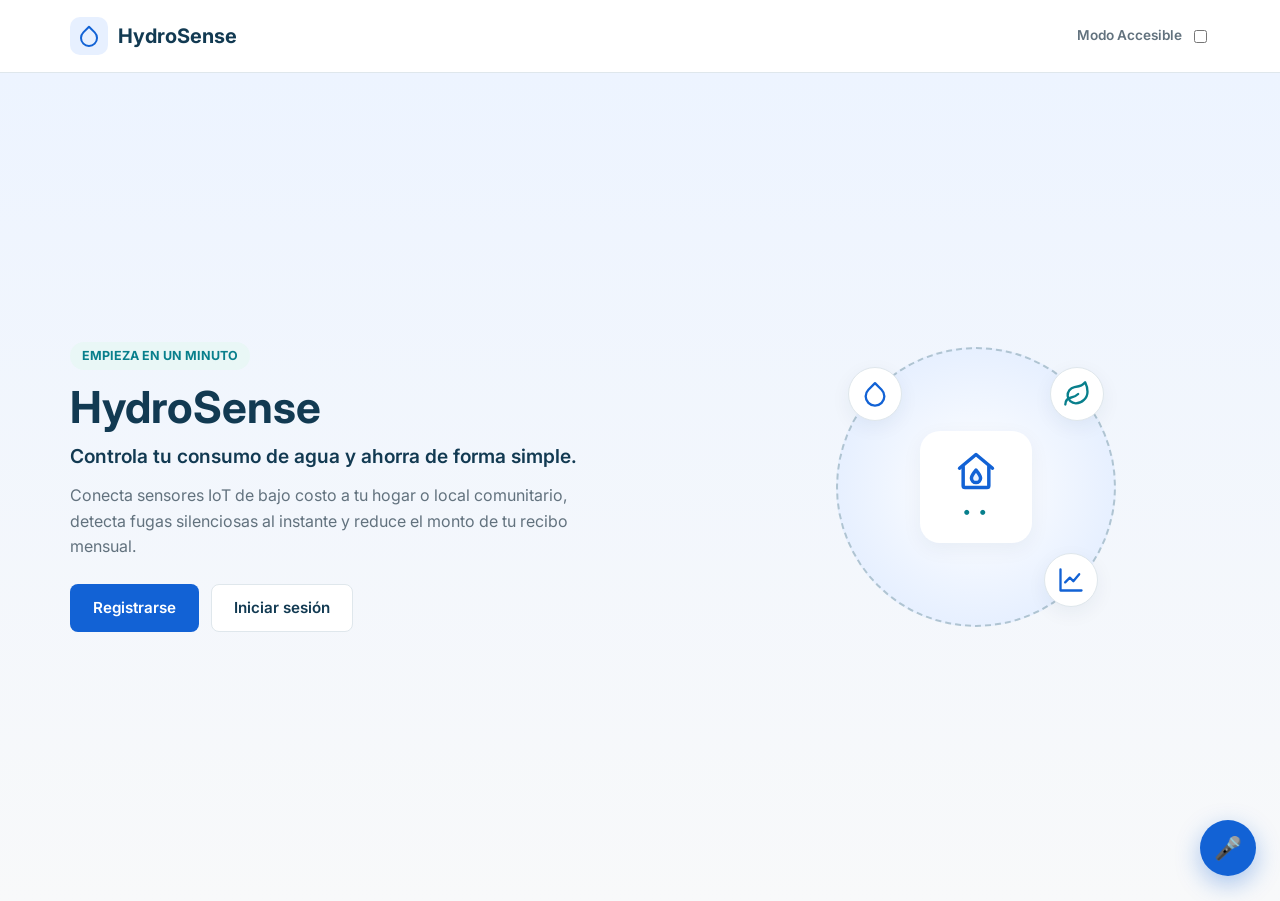
<file: index.html>
<!DOCTYPE html>
<html lang="es">
<head>
  <meta charset="UTF-8" />
  <meta name="viewport" content="width=device-width, initial-scale=1.0" />
  <meta name="description" content="HydroSense — Controla tu consumo de agua en tiempo real, detecta fugas silenciosas y ahorra de forma simple." />
  <title>HydroSense — Controla tu consumo de agua</title>
  <link rel="icon" href="favicon.ico" type="image/x-icon" />
  <link rel="preconnect" href="https://fonts.googleapis.com" />
  <link rel="preconnect" href="https://fonts.gstatic.com" crossorigin />
  <link href="https://fonts.googleapis.com/css2?family=Inter:wght@400;500;600;700&display=swap" rel="stylesheet" />
  <link rel="stylesheet" href="css/styles.css" />
  <link rel="stylesheet" href="css/responsive.css" />
</head>
<body class="app-screen-mode">
  <a class="skip-link" href="#contenido-principal">Saltar al contenido principal</a>
  <!-- Encabezado principal -->
  <header class="site-header">
    <div class="container header-inner">
      <a href="#inicio" class="brand" data-nav-view="inicio" aria-label="HydroSense Inicio">
        <span class="brand-icon" aria-hidden="true">
          <svg width="24" height="24" viewBox="0 0 24 24" fill="none" stroke="currentColor" stroke-width="2" stroke-linecap="round" stroke-linejoin="round">
            <path d="M12 2.69l5.66 5.66a8 8 0 1 1-11.31 0z" />
          </svg>
        </span>
        <span class="brand-name">HydroSense</span>
      </a>

      <div class="header-actions">
        <label class="accessible-toggle" for="toggle-modo-accesible">
          <span>Modo Accesible</span>
          <input type="checkbox" id="toggle-modo-accesible" role="switch" aria-label="Activar modo accesible con texto ampliado y alto contraste" />
        </label>
      </div>
    </div>
  </header>

  <main id="contenido-principal">
    <!-- 1. Hero / Bienvenida (Mockup: HydroSense · Bienvenida) -->
    <section id="inicio" class="hero-section app-view" data-view="inicio">
      <div class="container hero-grid">
        <div class="hero-copy">
          <span class="badge badge-teal">EMPIEZA EN UN MINUTO</span>
          <h1>HydroSense</h1>
          <p class="hero-subtitle">Controla tu consumo de agua y ahorra de forma simple.</p>
          <p class="hero-description">
            Conecta sensores IoT de bajo costo a tu hogar o local comunitario, detecta fugas silenciosas al instante y reduce el monto de tu recibo mensual.
          </p>
          <div class="hero-cta">
            <a href="#acceso" class="btn btn-primary" data-open-auth="register">Registrarse</a>
            <a href="#acceso" class="btn btn-outline" data-open-auth="login">Iniciar sesión</a>
          </div>
        </div>

        <div class="hero-visual" aria-label="Ilustración del ecosistema HydroSense conectado al hogar">
          <div class="hero-orbit">
            <div class="orbit-node orbit-top-left" title="Monitoreo de flujo">
              <img src="assets/icons/drop.svg" alt="Ícono de consumo de agua" />
            </div>
            <div class="orbit-node orbit-top-right" title="Ahorro sostenible">
              <img src="assets/icons/leaf.svg" alt="Ícono de sostenibilidad ambiental" />
            </div>
            <div class="orbit-center">
              <img src="assets/icons/home_iot.svg" alt="Hogar conectado con sensor HydroSense" />
              <span class="status-dots" aria-hidden="true">• •</span>
            </div>
            <div class="orbit-node orbit-bottom-right" title="Estadísticas en tiempo real">
              <img src="assets/icons/chart.svg" alt="Ícono de análisis e historial" />
            </div>
          </div>
        </div>
      </div>
    </section>

    <!-- 2. Hub Principal del Usuario (Consistente con pantallas secundarias) -->
    <section id="funcionalidades" class="section section-panel-view app-view" data-view="panel" hidden>
      <!-- Barra de subnavegación alineada a la izquierda igual que analisis.html -->
      <nav class="hs-subnav" aria-label="Navegación del panel">
        <a href="#funcionalidades" class="hs-nav-item active" data-nav-view="panel" aria-current="page">
          <svg viewBox="0 0 24 24" width="18" height="18" fill="none" stroke="currentColor" stroke-width="2" aria-hidden="true">
            <path d="M3 9l9-7 9 7v11a2 2 0 0 1-2 2H5a2 2 0 0 1-2-2z"/><polyline points="9 22 9 12 15 12 15 22"/>
          </svg>
          <span>Inicio</span>
        </a>
        <a href="pages/analisis.html" class="hs-nav-item" data-page="analisis.html">
          <svg viewBox="0 0 24 24" width="18" height="18" fill="none" stroke="currentColor" stroke-width="2" aria-hidden="true">
            <line x1="18" y1="20" x2="18" y2="10"/><line x1="12" y1="20" x2="12" y2="4"/><line x1="6" y1="20" x2="6" y2="14"/>
          </svg>
          <span>Análisis</span>
        </a>
        <a href="pages/retos.html" class="hs-nav-item" data-page="retos.html">
          <svg viewBox="0 0 24 24" width="18" height="18" fill="none" stroke="currentColor" stroke-width="2" aria-hidden="true">
            <path d="M6 9H4.5a2.5 2.5 0 0 1 0-5H6"/><path d="M18 9h1.5a2.5 2.5 0 0 0 0-5H18"/><path d="M4 22h16"/><path d="M10 14.66V17c0 .55-.47.98-.97 1.21C7.85 18.75 7 20.24 7 22"/><path d="M14 14.66V17c0 .55.47.98.97 1.21C16.15 18.75 17 20.24 17 22"/><path d="M18 2H6v7a6 6 0 0 0 12 0V2Z"/>
          </svg>
          <span>Retos</span>
        </a>
        <a href="pages/proyeccion.html" class="hs-nav-item" data-page="proyeccion.html">
          <svg viewBox="0 0 24 24" width="18" height="18" fill="none" stroke="currentColor" stroke-width="2" aria-hidden="true">
            <polyline points="23 6 13.5 15.5 8.5 10.5 1 18"/><polyline points="17 6 23 6 23 12"/>
          </svg>
          <span>Proyección y ahorro</span>
        </a>
        <a href="pages/consejos.html" class="hs-nav-item" data-page="consejos.html">
          <svg viewBox="0 0 24 24" width="18" height="18" fill="none" stroke="currentColor" stroke-width="2" aria-hidden="true">
            <path d="M9 18h6"/><path d="M10 22h4"/><path d="M12 2a7 7 0 0 0-4 12.7V17h8v-2.3A7 7 0 0 0 12 2z"/>
          </svg>
          <span>Guías y consejos</span>
        </a>
        <a href="pages/dispositivos.html" class="hs-nav-item" data-page="dispositivos.html">
          <svg viewBox="0 0 24 24" width="18" height="18" fill="none" stroke="currentColor" stroke-width="2" aria-hidden="true">
            <rect x="4" y="4" width="16" height="16" rx="2"/><rect x="9" y="9" width="6" height="6"/><path d="M9 1v3M15 1v3M9 20v3M15 20v3M20 9h3M20 14h3M1 9h3M1 14h3"/>
          </svg>
          <span>Dispositivos</span>
        </a>
      </nav>

      <!-- Contenedor .hs-panel-container idéntico en ancho (1200px) y padding (28px 32px 48px) a .hs-container -->
      <div class="hs-panel-container">
        <div id="banner-retorno-lider" class="lider-return-bar" hidden>
          <span>Estás viendo tu consumo personal desde una cuenta de <strong>Líder comunitario</strong>.</span>
          <button type="button" class="btn btn-outline btn-sm" id="btn-volver-panel-lider">← Volver al panel comunitario</button>
        </div>

        <div class="panel-page-header">
          <div>
            <span class="eyebrow">PANEL PRINCIPAL DEL HOGAR</span>
            <h2 id="hub-saludo" class="panel-page-title">Hola</h2>
          </div>
          <div class="panel-page-actions">
            <span class="badge badge-teal" id="hub-perfil-tag">Jefe de hogar</span>
            <button type="button" class="btn btn-outline btn-sm" id="btn-cerrar-sesion" hidden>Cerrar sesión</button>
          </div>
        </div>

        <!-- Distribución 2 columnas igual a pantallas secundarias (1fr 1.25fr, gap 24px) -->
        <div class="panel-dashboard-grid">
          <!-- Columna izquierda: Consumo diario -->
          <article class="card metric-card panel-card">
            <div class="card-top">
              <h3 class="panel-card-title">Consumo diario</h3>
              <span class="badge badge-teal">En línea</span>
            </div>
            <div class="ring-metric" id="ring-consumo-diario" style="--ring-pct: 75%;" role="img" aria-label="145 litros consumidos hoy, 75% del límite diario alcanzado">
              <div class="ring-metric-inner">
                <strong id="litros-hoy">145 L</strong>
              </div>
            </div>
            <p class="panel-card-subtitle" id="texto-limite-diario" style="text-align:center;">75% del límite diario alcanzado</p>
            <p class="panel-card-subtitle" style="text-align:center; margin-top:4px; color: var(--color-dark); font-weight: 600;">
              Dinero ahorrado en el mes: <span id="soles-hoy" class="text-teal">S/ 4.20</span>
            </p>
            <a href="pages/analisis.html#desglose-consumo" class="btn btn-outline btn-full panel-btn-sm" style="margin-top:16px;">Ver panel completo</a>
          </article>

          <!-- Columna derecha: Accesos directos -->
          <div class="panel-shortcuts-col">
            <h3 class="panel-section-label">Accesos directos</h3>
            <div class="shortcuts-grid">
              <a href="pages/analisis.html#desglose-consumo" class="card shortcut-card panel-card">
                <div class="shortcut-icon-box is-blue" aria-hidden="true">
                  <svg viewBox="0 0 24 24" width="20" height="20" fill="none" stroke="currentColor" stroke-width="2">
                    <line x1="18" y1="20" x2="18" y2="10"/><line x1="12" y1="20" x2="12" y2="4"/><line x1="6" y1="20" x2="6" y2="14"/>
                  </svg>
                </div>
                <h3 class="panel-card-title">Desglose de Consumo</h3>
                <p class="panel-card-subtitle">Ducha (40%), lavadero (25%), cocina (20%) y otros (15%).</p>
              </a>

              <a href="pages/proyeccion.html" class="card shortcut-card panel-card">
                <div class="shortcut-icon-box is-teal" aria-hidden="true">
                  <svg viewBox="0 0 24 24" width="20" height="20" fill="none" stroke="currentColor" stroke-width="2">
                    <polyline points="23 6 13.5 15.5 8.5 10.5 1 18"/><polyline points="17 6 23 6 23 12"/>
                  </svg>
                </div>
                <h3 class="panel-card-title">Proyección y Ahorro</h3>
                <p class="panel-card-subtitle">Estimación mensual SEDAPAL y ahorro con meta del 15%.</p>
              </a>

              <a href="pages/retos.html" class="card shortcut-card panel-card">
                <div class="shortcut-icon-box is-blue" aria-hidden="true">
                  <svg viewBox="0 0 24 24" width="20" height="20" fill="none" stroke="currentColor" stroke-width="2">
                    <path d="M6 9H4.5a2.5 2.5 0 0 1 0-5H6"/><path d="M18 9h1.5a2.5 2.5 0 0 0 0-5H18"/><path d="M4 22h16"/><path d="M18 2H6v7a6 6 0 0 0 12 0V2Z"/>
                  </svg>
                </div>
                <h3 class="panel-card-title">Retos y Trofeos</h3>
                <p class="panel-card-subtitle">Reto “Ducha de 5 minutos” y ranking vecinal anónimo.</p>
              </a>

              <a href="pages/consejos.html" class="card shortcut-card panel-card">
                <div class="shortcut-icon-box is-teal" aria-hidden="true">
                  <svg viewBox="0 0 24 24" width="20" height="20" fill="none" stroke="currentColor" stroke-width="2">
                    <path d="M9 18h6"/><path d="M10 22h4"/><path d="M12 2a7 7 0 0 0-4 12.7V17h8v-2.3A7 7 0 0 0 12 2z"/>
                  </svg>
                </div>
                <h3 class="panel-card-title">Guías y Consejos</h3>
                <p class="panel-card-subtitle">Alertas ante fugas, cortes programados y ahorro diario.</p>
              </a>

              <a href="pages/dispositivos.html" class="card shortcut-card shortcut-card-wide panel-card">
                <div class="shortcut-wide-inner">
                  <div class="shortcut-icon-box is-blue" aria-hidden="true">
                    <svg viewBox="0 0 24 24" width="20" height="20" fill="none" stroke="currentColor" stroke-width="2">
                      <rect x="4" y="4" width="16" height="16" rx="2"/><rect x="9" y="9" width="6" height="6"/><path d="M9 1v3M15 1v3M9 20v3M15 20v3M20 9h3M20 14h3M1 9h3M1 14h3"/>
                    </svg>
                  </div>
                  <div>
                    <h3 class="panel-card-title">Dispositivos Vinculados</h3>
                    <p class="panel-card-subtitle">Sensor Principal (<strong id="hub-sensor-code">HS-BA-2409-0186</strong> · En línea) y gestión IoT.</p>
                  </div>
                </div>
              </a>
            </div>
          </div>
        </div>
      </div>
    </section>

    <!-- 2B. Hub Principal del Líder Comunitario (Mockup: Líder Comunitario) -->
    <section id="panel-lider" class="section section-panel-view app-view" data-view="panel-lider" hidden>
      <!-- Barra de subnavegación comunitaria -->
      <nav class="hs-subnav" aria-label="Navegación del panel comunitario">
        <a href="#panel-lider" class="hs-nav-item active" aria-current="page" data-lider-static>
          <svg viewBox="0 0 24 24" width="18" height="18" fill="none" stroke="currentColor" stroke-width="2" aria-hidden="true">
            <path d="M3 9l9-7 9 7v11a2 2 0 0 1-2 2H5a2 2 0 0 1-2-2z"/><polyline points="9 22 9 12 15 12 15 22"/>
          </svg>
          <span>Inicio</span>
        </a>
        <a href="pages/monitoreo.html" class="hs-nav-item">
          <svg viewBox="0 0 24 24" width="18" height="18" fill="none" stroke="currentColor" stroke-width="2" aria-hidden="true">
            <path d="M17 21v-2a4 4 0 0 0-4-4H5a4 4 0 0 0-4 4v2"/><circle cx="9" cy="7" r="4"/><path d="M23 21v-2a4 4 0 0 0-3-3.87"/><path d="M16 3.13a4 4 0 0 1 0 7.75"/>
          </svg>
          <span>Gestión</span>
        </a>
        <a href="pages/incidencias.html" class="hs-nav-item">
          <svg viewBox="0 0 24 24" width="18" height="18" fill="none" stroke="currentColor" stroke-width="2" aria-hidden="true">
            <path d="M10.29 3.86L1.82 18a2 2 0 0 0 1.71 3h16.94a2 2 0 0 0 1.71-3L13.71 3.86a2 2 0 0 0-3.42 0z"/><line x1="12" y1="9" x2="12" y2="13"/><line x1="12" y1="17" x2="12.01" y2="17"/>
          </svg>
          <span>Incidencias</span>
        </a>
        <a href="pages/medidores.html" class="hs-nav-item">
          <svg viewBox="0 0 24 24" width="18" height="18" fill="none" stroke="currentColor" stroke-width="2" aria-hidden="true">
            <polygon points="1 6 1 22 8 18 16 22 23 18 23 2 16 6 8 2 1 6"/><line x1="8" y1="2" x2="8" y2="18"/><line x1="16" y1="6" x2="16" y2="22"/>
          </svg>
          <span>Medidores</span>
        </a>
        <a href="#panel-lider" class="hs-nav-item" data-lider-static>
          <svg viewBox="0 0 24 24" width="18" height="18" fill="none" stroke="currentColor" stroke-width="2" aria-hidden="true">
            <path d="M18 8A6 6 0 0 0 6 8c0 7-3 9-3 9h18s-3-2-3-9"/><path d="M13.73 21a2 2 0 0 1-3.46 0"/>
          </svg>
          <span>Comunicados</span>
        </a>
      </nav>

      <div class="hs-panel-container">
        <div class="panel-page-header">
          <div>
            <span class="eyebrow">PANEL DE LÍDER COMUNITARIO</span>
            <h2 id="lider-saludo" class="panel-page-title">Hola, líder</h2>
          </div>
          <div class="panel-page-actions">
            <span class="badge badge-teal">Líder comunitario</span>
            <button type="button" class="btn btn-outline btn-sm" id="btn-cerrar-sesion-lider">Cerrar sesión</button>
          </div>
        </div>

        <div class="panel-dashboard-grid">
          <!-- Columna izquierda: Resumen de Consumo del Edificio + Botones funcionales -->
          <div class="lider-left-col">
            <article class="card metric-card panel-card">
              <div class="card-top">
                <h3 class="panel-card-title">Consumo del Edificio</h3>
                <span class="badge badge-teal">En rango (-6.4%)</span>
              </div>

              <div class="lider-kpi-box">
                <div style="display:flex; justify-content:space-between; align-items:baseline; flex-wrap:wrap; gap:8px;">
                  <strong class="lider-kpi-value">450 m³</strong>
                  <span style="font-size:0.82rem; font-weight:700; color:var(--color-teal);">Hoy: 3,895 L · Sem: 27.4 m³</span>
                </div>
                <span class="lider-kpi-period">Acumulado mensual · 24 hogares (Meta máx: 480 m³)</span>
              </div>

              <!-- Desglose visual por zonas del condominio -->
              <div style="margin-top:14px; display:flex; flex-direction:column; gap:8px;" aria-label="Desglose de consumo por torre">
                <div>
                  <div class="progress-meta" style="margin-bottom:3px; font-size:0.8rem;">
                    <span>Edificio A (7 dptos.)</span>
                    <strong>142 m³ (31.5%)</strong>
                  </div>
                  <div class="progress-track" style="height:7px; margin-bottom:0;">
                    <div class="progress-fill" style="width: 78%;"></div>
                  </div>
                </div>
                <div>
                  <div class="progress-meta" style="margin-bottom:3px; font-size:0.8rem;">
                    <span>Edificio B (7 dptos.)</span>
                    <strong>138 m³ (30.7%)</strong>
                  </div>
                  <div class="progress-track" style="height:7px; margin-bottom:0;">
                    <div class="progress-fill" style="width: 74%; background-color:#087F8C;"></div>
                  </div>
                </div>
                <div>
                  <div class="progress-meta" style="margin-bottom:3px; font-size:0.8rem;">
                    <span>Edificio C (7 dptos.) + Áreas Comunes</span>
                    <strong>170 m³ (37.8%)</strong>
                  </div>
                  <div class="progress-track" style="height:7px; margin-bottom:0;">
                    <div class="progress-fill" style="width: 86%;"></div>
                  </div>
                </div>
              </div>

              <div class="progress-meta" style="margin-top: 14px;">
                <span>Hogares en rango de ahorro</span>
                <strong class="text-teal">85 % (20/24)</strong>
              </div>
              <div class="progress-track" role="progressbar" aria-valuenow="85" aria-valuemin="0" aria-valuemax="100">
                <div class="progress-fill" style="width: 85%;"></div>
              </div>
              <p class="panel-card-subtitle" style="margin-top: 8px;">
                Ahorro colectivo frente al mes anterior: <strong class="text-teal">S/ 310.00</strong>
              </p>
            </article>

            <!-- Botón funcional: "Mi consumo" -> lleva al menú de consumo personal (#funcionalidades) -->
            <button type="button" class="card panel-card lider-my-consumption-btn" id="btn-mi-consumo">
              <div class="lider-my-consumption-inner">
                <div class="shortcut-icon-box is-blue" aria-hidden="true">
                  <svg viewBox="0 0 24 24" width="20" height="20" fill="none" stroke="currentColor" stroke-width="2">
                    <path d="M12 2.69l5.66 5.66a8 8 0 1 1-11.31 0z"/>
                  </svg>
                </div>
                <div class="lider-my-consumption-copy">
                  <h3 class="panel-card-title">Mi consumo</h3>
                  <p class="panel-card-subtitle">Ver el consumo personal de mi hogar (145 L hoy)</p>
                </div>
                <span class="lider-chevron" aria-hidden="true">›</span>
              </div>
            </button>

            <!-- Botón funcional: "Gestión de la comunidad" -> lleva a pages/monitoreo.html -->
            <a href="pages/monitoreo.html" class="card panel-card lider-my-consumption-btn" id="btn-gestion-comunidad">
              <div class="lider-my-consumption-inner">
                <div class="shortcut-icon-box is-teal" aria-hidden="true">
                  <svg viewBox="0 0 24 24" width="20" height="20" fill="none" stroke="currentColor" stroke-width="2">
                    <path d="M17 21v-2a4 4 0 0 0-4-4H5a4 4 0 0 0-4 4v2"/><circle cx="9" cy="7" r="4"/><path d="M23 21v-2a4 4 0 0 0-3-3.87"/><path d="M16 3.13a4 4 0 0 1 0 7.75"/>
                  </svg>
                </div>
                <div class="lider-my-consumption-copy">
                  <h3 class="panel-card-title">Gestión de la comunidad</h3>
                  <p class="panel-card-subtitle">Presupuesto, cuotas vecinales y bitácora de incidentes</p>
                </div>
                <span class="lider-chevron" aria-hidden="true">›</span>
              </div>
            </a>
          </div>

          <!-- Columna derecha: Accesos comunitarios (maquetados, aún no funcionales) -->
          <div class="panel-shortcuts-col">
            <div class="lider-shortcuts-header">
              <h3 class="panel-section-label" style="margin:0;">Gestión Comunitaria</h3>
              <a href="pages/comunicados.html?compose=1" class="btn btn-primary btn-sm lider-btn-alerta" id="btn-emitir-comunicado-hub">
                <span aria-hidden="true">📢</span> Emitir Comunicado
              </a>
            </div>

            <div class="shortcuts-grid">
              <a href="pages/incidencias.html" class="card shortcut-card panel-card" id="card-panel-incidencias">
                <div class="shortcut-icon-box is-blue" aria-hidden="true">
                  <svg viewBox="0 0 24 24" width="20" height="20" fill="none" stroke="currentColor" stroke-width="2">
                    <path d="M10.29 3.86L1.82 18a2 2 0 0 0 1.71 3h16.94a2 2 0 0 0 1.71-3L13.71 3.86a2 2 0 0 0-3.42 0z"/><line x1="12" y1="9" x2="12" y2="13"/><line x1="12" y1="17" x2="12.01" y2="17"/>
                  </svg>
                </div>
                <h3 class="panel-card-title">Panel de Incidencias y Fugas</h3>
                <p class="panel-card-subtitle">2 reportes activos en tuberías comunes y revisión de llaves.</p>
              </a>

              <a href="pages/medidores.html" class="card shortcut-card panel-card" id="card-mapa-medidores">
                <div class="shortcut-icon-box is-teal" aria-hidden="true">
                  <svg viewBox="0 0 24 24" width="20" height="20" fill="none" stroke="currentColor" stroke-width="2">
                    <polygon points="1 6 1 22 8 18 16 22 23 18 23 2 16 6 8 2 1 6"/><line x1="8" y1="2" x2="8" y2="18"/><line x1="16" y1="6" x2="16" y2="22"/>
                  </svg>
                </div>
                <h3 class="panel-card-title">Mapa de Medidores</h3>
                <p class="panel-card-subtitle">Estado en tiempo real de los 24 medidores IoT del condominio.</p>
              </a>

              <a href="pages/comunicados.html" class="card shortcut-card shortcut-card-wide panel-card" id="card-difusion-comunicados">
                <div class="shortcut-wide-inner">
                  <div class="shortcut-icon-box is-blue" aria-hidden="true">
                    <svg viewBox="0 0 24 24" width="20" height="20" fill="none" stroke="currentColor" stroke-width="2">
                      <path d="M21 15a2 2 0 0 1-2 2H7l-4 4V5a2 2 0 0 1 2-2h14a2 2 0 0 1 2 2z"/>
                    </svg>
                  </div>
                  <div>
                    <h3 class="panel-card-title">Difusión de Comunicados</h3>
                    <p class="panel-card-subtitle">Envío de avisos de mantenimiento, cortes programados y estado de cuotas vecinales.</p>
                  </div>
                </div>
              </a>
            </div>
          </div>
        </div>
      </div>
    </section>

    <!-- 3. Acceso, Selección de Perfil y Registro (Mockups 4.6) -->
    <section id="acceso" class="section app-view" data-view="acceso" hidden>
      <div class="container auth-grid">
        <div class="card auth-info">
          <div style="display:flex; justify-content:space-between; align-items:center; gap:12px; margin-bottom:10px;">
            <span class="badge badge-blue" id="badge-perfil-activo">Jefe de hogar</span>
            <button type="button" class="btn btn-outline btn-sm" data-nav-view="inicio">← Volver</button>
          </div>
          <h2>Crea tu cuenta o inicia sesión</h2>
          <p>Guarda tus datos, vincula tu sensor IoT y recibe alertas de consumo en tiempo real.</p>

          <!-- Selector desplegable de Perfil / Rol (unificado aquí) -->
          <div class="form-group" style="margin-top: 18px;">
            <label for="select-perfil-acceso">¿Cómo usarás HydroSense? (Tipo de perfil)</label>
            <select id="select-perfil-acceso" name="perfil_usuario">
              <option value="hogar" selected>01 · Jefe de hogar</option>
              <option value="estudiante">02 · Estudiante / Roommate</option>
              <option value="lider">03 · Líder comunitario</option>
            </select>
          </div>

          <!-- Detalle dinámico según el perfil seleccionado -->
          <div id="panel-detalle-perfil" class="inline-panel" style="margin-top: 12px; padding: 16px;" aria-live="polite"></div>

          <ul class="check-list" style="margin-top: 18px;">
            <li>Validación instantánea de correo y contraseña segura.</li>
            <li>Compatible con acceso biométrico (huella / Face ID) en un toque.</li>
            <li>Asistente por voz y texto en lenguaje cotidiano.</li>
          </ul>
        </div>

        <div class="card auth-form-wrap">
          <div class="auth-tabs" role="tablist" aria-label="Opciones de acceso">
            <button type="button" class="auth-tab" role="tab" aria-selected="true" data-auth-tab="register" id="tab-register">Crear cuenta</button>
            <button type="button" class="auth-tab" role="tab" aria-selected="false" data-auth-tab="login" id="tab-login">Iniciar sesión</button>
          </div>

          <!-- Formulario: Crear cuenta + Verificación de código por correo -->
          <form id="form-registro" class="auth-form" novalidate>
            <h3 style="margin-top:0;">Crea tu cuenta</h3>

            <div id="paso-datos-registro">
              <div class="form-group">
                <label for="reg-email">Correo electrónico</label>
                <input type="email" id="reg-email" name="email" placeholder="ana@correo.com" autocomplete="email" required />
                <small id="error-email" class="form-feedback" aria-live="polite"></small>
              </div>

              <div class="form-group">
                <label for="reg-password">Contraseña</label>
                <input type="password" id="reg-password" name="password" placeholder="Mínimo 8 caracteres y 1 número" autocomplete="new-password" required />
                <small id="error-password" class="form-feedback" aria-live="polite"></small>
              </div>

              <button type="submit" class="btn btn-primary btn-full">Crear cuenta</button>
            </div>

            <!-- Paso 2: Verificación de código enviado al correo -->
            <div id="paso-verificar-codigo" class="verify-code-box" hidden>
              <p class="helper-text" id="texto-correo-enviado" style="margin-top:0;">
                Enviamos un código de 6 dígitos a tu correo.
              </p>
              <div class="form-group">
                <label for="reg-codigo">Código de verificación</label>
                <input type="text" id="reg-codigo" name="codigo" inputmode="numeric" maxlength="6" placeholder="Ej. 482910" autocomplete="one-time-code" />
                <small id="error-codigo" class="form-feedback" aria-live="polite"></small>
              </div>
              <div class="btn-group-wrap" style="margin-bottom:0;">
                <button type="button" id="btn-verificar-codigo" class="btn btn-primary" style="flex:1;">Verificar código</button>
                <button type="button" id="btn-volver-registro" class="btn btn-outline">Cambiar correo</button>
              </div>
            </div>

            <p id="estado-registro" class="form-feedback" aria-live="polite"></p>
          </form>

          <!-- Formulario: Iniciar sesión + Acceso biométrico -->
          <form id="form-login" class="auth-form" hidden novalidate>
            <h3 style="margin-top:0;">Inicia sesión</h3>

            <div class="form-group">
              <label for="login-email">Correo electrónico</label>
              <input type="email" id="login-email" name="login_email" placeholder="ana@correo.com" autocomplete="email" required />
              <small id="error-login-email" class="form-feedback" aria-live="polite"></small>
            </div>

            <div class="form-group">
              <label for="login-password">Contraseña</label>
              <input type="password" id="login-password" name="login_password" placeholder="Ingresa tu contraseña" autocomplete="current-password" required />
              <small id="error-login-password" class="form-feedback" aria-live="polite"></small>
            </div>

            <button type="submit" class="btn btn-primary btn-full">Ingresar</button>

            <div class="biometric-box">
              <p class="helper-text" style="margin:0 0 8px;">¿Ya configuraste tu dispositivo?</p>
              <button type="button" class="btn btn-outline btn-full" id="btn-biometria">
                <span aria-hidden="true" style="margin-right:8px;">🔐</span> Acceder en un instante (Huella / Face ID)
              </button>
            </div>

            <p id="estado-login" class="form-feedback" aria-live="polite"></p>
          </form>
        </div>
      </div>
    </section>
  </main>

  <!-- Toast de respuesta del asistente por voz -->
  <div id="voice-toast" class="voice-toast" role="status" aria-live="polite" hidden></div>

  <!-- Botón flotante de Asistente por Voz (Mockup: Dashboard Familia / HU-019) -->
  <button id="btn-asistente-voz" class="fab-voice" type="button" aria-label="Consultar consumo mediante comandos de voz" title="Asistente por voz">
    <span aria-hidden="true">🎤</span>
  </button>

  <script src="js/main.js"></script>
</body>
</html>
</file>
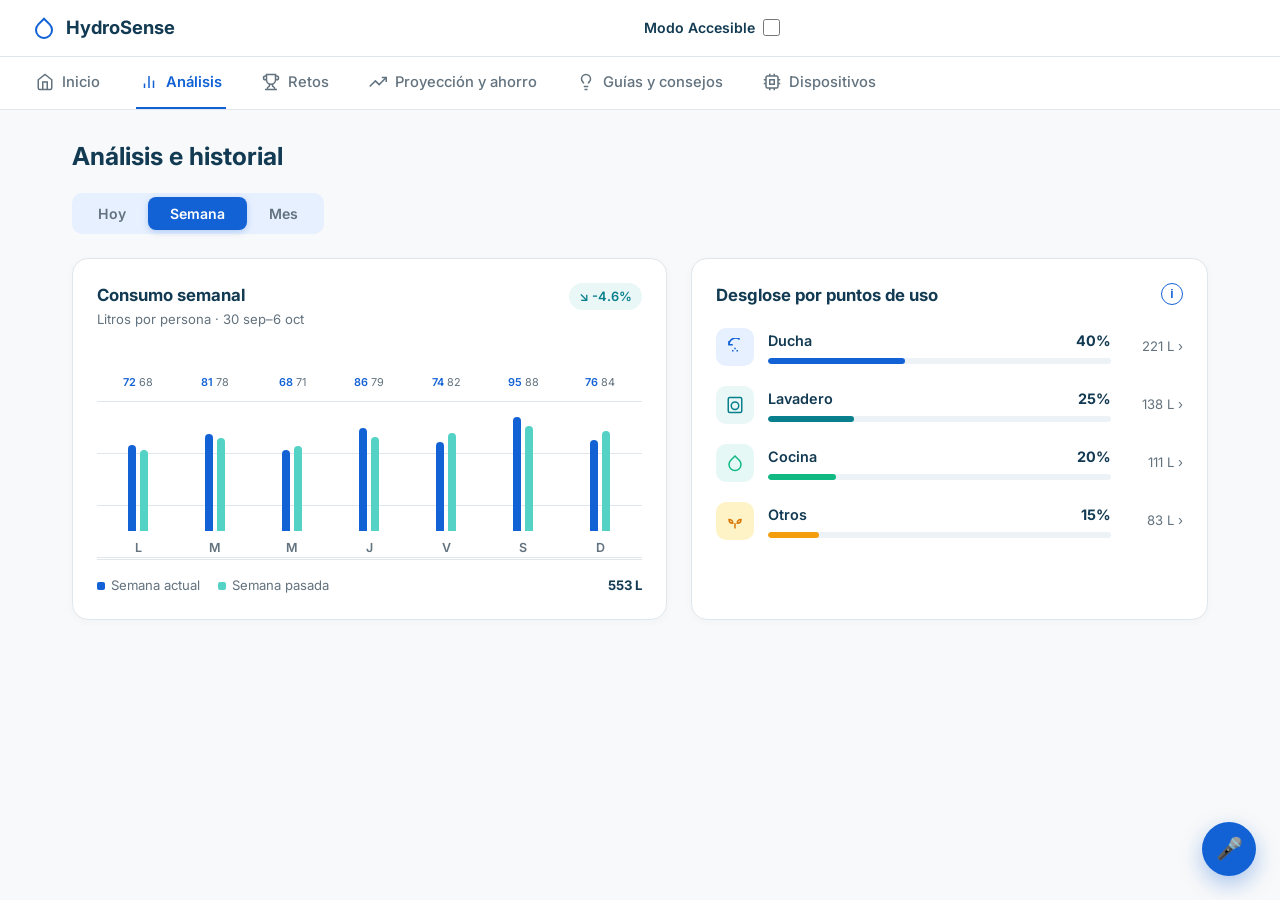
<file: pages/analisis.html>
<!DOCTYPE html>
<html lang="es">
<head>
  <meta charset="UTF-8">
  <meta name="viewport" content="width=device-width, initial-scale=1.0">
  <title>HydroSense — Análisis e historial</title>
  <link rel="preconnect" href="https://fonts.googleapis.com">
  <link rel="preconnect" href="https://fonts.gstatic.com" crossorigin>
  <link href="https://fonts.googleapis.com/css2?family=Inter:wght@400;500;600;700&display=swap" rel="stylesheet">
  <link rel="stylesheet" href="../css/hydrosense-views.css">
  <link rel="stylesheet" href="../css/responsive.css">
</head>
<body>
  <!-- Barra superior -->
  <header class="hs-topbar">
    <a href="../index.html#funcionalidades" class="hs-brand" aria-label="Volver al panel principal de HydroSense">
      <svg class="hs-logo-icon" viewBox="0 0 24 24" fill="none" stroke="currentColor" stroke-width="2">
        <path d="M12 2.69l5.66 5.66a8 8 0 1 1-11.31 0z"/>
      </svg>
      <span>HydroSense</span>
    </a>
    <label class="hs-accessible-toggle" for="toggle-modo-accesible">
      <span>Modo Accesible</span>
      <input type="checkbox" id="toggle-modo-accesible" role="switch" aria-label="Activar modo accesible con texto ampliado y alto contraste" />
    </label>
  </header>

  <!-- Navegación entre pantallas -->
  <nav class="hs-subnav" aria-label="Navegación del panel">
    <a href="../index.html#funcionalidades" class="hs-nav-item" data-page="index.html">
      <svg viewBox="0 0 24 24" width="18" height="18" fill="none" stroke="currentColor" stroke-width="2">
        <path d="M3 9l9-7 9 7v11a2 2 0 0 1-2 2H5a2 2 0 0 1-2-2z"/><polyline points="9 22 9 12 15 12 15 22"/>
      </svg>
      <span>Inicio</span>
    </a>
    <a href="analisis.html" class="hs-nav-item active" data-page="analisis.html" aria-current="page">
      <svg viewBox="0 0 24 24" width="18" height="18" fill="none" stroke="currentColor" stroke-width="2">
        <line x1="18" y1="20" x2="18" y2="10"/><line x1="12" y1="20" x2="12" y2="4"/><line x1="6" y1="20" x2="6" y2="14"/>
      </svg>
      <span>Análisis</span>
    </a>
    <a href="retos.html" class="hs-nav-item" data-page="retos.html">
      <svg viewBox="0 0 24 24" width="18" height="18" fill="none" stroke="currentColor" stroke-width="2">
        <path d="M6 9H4.5a2.5 2.5 0 0 1 0-5H6"/><path d="M18 9h1.5a2.5 2.5 0 0 0 0-5H18"/><path d="M4 22h16"/><path d="M10 14.66V17c0 .55-.47.98-.97 1.21C7.85 18.75 7 20.24 7 22"/><path d="M14 14.66V17c0 .55.47.98.97 1.21C16.15 18.75 17 20.24 17 22"/><path d="M18 2H6v7a6 6 0 0 0 12 0V2Z"/>
      </svg>
      <span>Retos</span>
    </a>
    <a href="proyeccion.html" class="hs-nav-item" data-page="proyeccion.html">
      <svg viewBox="0 0 24 24" width="18" height="18" fill="none" stroke="currentColor" stroke-width="2">
        <polyline points="23 6 13.5 15.5 8.5 10.5 1 18"/><polyline points="17 6 23 6 23 12"/>
      </svg>
      <span>Proyección y ahorro</span>
    </a>
    <a href="consejos.html" class="hs-nav-item" data-page="consejos.html">
      <svg viewBox="0 0 24 24" width="18" height="18" fill="none" stroke="currentColor" stroke-width="2">
        <path d="M9 18h6"/><path d="M10 22h4"/><path d="M15.09 14c.18-.98.65-1.74 1.41-2.5A4.65 4.65 0 0 0 18 8 6 6 0 0 0 6 8c0 1 .23 2.23 1.5 3.5A4.61 4.61 0 0 1 8.91 14"/>
      </svg>
      <span>Guías y consejos</span>
    </a>
    <a href="dispositivos.html" class="hs-nav-item" data-page="dispositivos.html">
      <svg viewBox="0 0 24 24" width="18" height="18" fill="none" stroke="currentColor" stroke-width="2">
        <rect x="4" y="4" width="16" height="16" rx="2"/><path d="M9 9h6v6H9z"/><path d="M9 1v3"/><path d="M15 1v3"/><path d="M9 20v3"/><path d="M15 20v3"/><path d="M20 9h3"/><path d="M20 14h3"/><path d="M1 9h3"/><path d="M1 14h3"/>
      </svg>
      <span>Dispositivos</span>
    </a>
  </nav>

  <!-- Contenido principal -->
  <main class="hs-container">
    <h1 class="hs-page-title">Análisis e historial</h1>

    <!-- Selector de periodo -->
    <div class="hs-period-tabs" role="tablist">
      <button type="button" class="hs-tab-btn" data-period="hoy" role="tab" aria-selected="false">Hoy</button>
      <button type="button" class="hs-tab-btn active" data-period="semana" role="tab" aria-selected="true">Semana</button>
      <button type="button" class="hs-tab-btn" data-period="mes" role="tab" aria-selected="false">Mes</button>
    </div>

    <!-- Grid de 2 columnas -->
    <div class="hs-grid-2">
      <!-- Tarjeta izquierda: Gráfico comparativo -->
      <section class="hs-card">
        <div class="hs-card-header">
          <div>
            <h2 class="hs-card-title" id="chartTitle">Consumo semanal</h2>
            <p class="hs-card-subtitle" id="chartSubtitle">Litros por persona · 30 sep–6 oct</p>
          </div>
          <span class="hs-badge-trend" id="trendBadge">↘ -4.6%</span>
        </div>

        <div class="hs-chart-area" id="chartBarsContainer"></div>

        <div class="hs-chart-footer">
          <div class="hs-legend">
            <span class="hs-legend-item"><i class="dot current"></i> <span id="legendCurrent">Semana actual</span></span>
            <span class="hs-legend-item"><i class="dot previous"></i> <span id="legendPrevious">Semana pasada</span></span>
          </div>
          <span class="hs-total-liters" id="totalLitersLabel">553 L</span>
        </div>
      </section>

      <!-- Tarjeta derecha: Desglose por puntos de uso -->
      <section class="hs-card" id="desglose-consumo">
        <div class="hs-card-header">
          <h2 class="hs-card-title">Desglose por puntos de uso</h2>
          <button type="button" class="hs-info-btn" title="Distribución porcentual estimada por punto de consumo">i</button>
        </div>

        <div class="hs-breakdown-list" id="breakdownContainer"></div>
      </section>
    </div>
  </main>

  <!-- Toast de respuesta del asistente por voz -->
  <div id="voice-toast" class="hs-voice-toast" role="status" aria-live="polite" hidden></div>

  <!-- Botón flotante de Asistente por Voz -->
  <button id="btn-asistente-voz" class="hs-fab-voice" type="button" aria-label="Consultar consumo mediante comandos de voz" title="Asistente por voz">
    <span aria-hidden="true">🎤</span>
  </button>

  <script src="../js/hydrosense-views.js"></script>
</body>
</html>
</file>
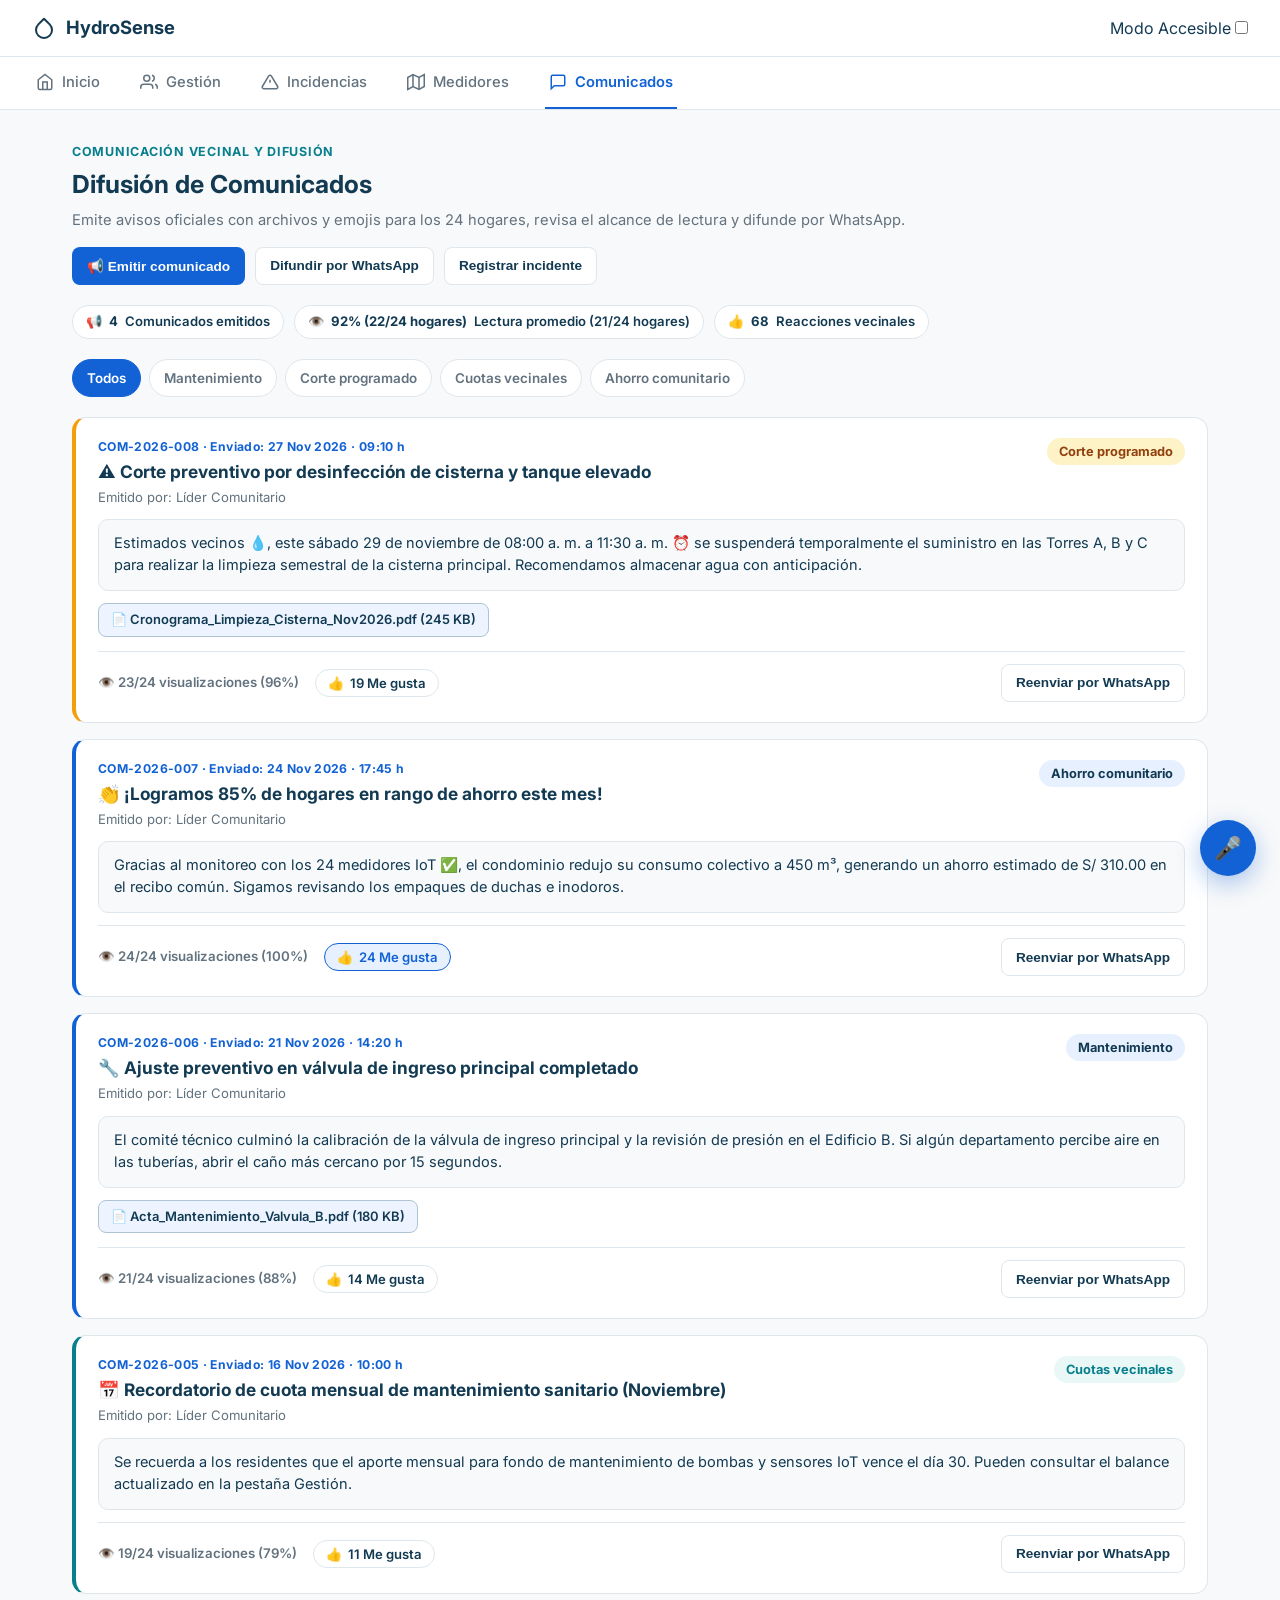
<file: pages/comunicados.html>
<!DOCTYPE html>
<html lang="es">
<head>
  <meta charset="UTF-8" />
  <meta name="viewport" content="width=device-width, initial-scale=1.0" />
  <meta name="description" content="Difusión de Comunicados del Condominio — HydroSense" />
  <title>Difusión de Comunicados — HydroSense</title>
  <link rel="icon" href="../favicon.ico" type="image/x-icon" />
  <link rel="preconnect" href="https://fonts.googleapis.com" />
  <link rel="preconnect" href="https://fonts.gstatic.com" crossorigin />
  <link href="https://fonts.googleapis.com/css2?family=Inter:wght@400;500;600;700&display=swap" rel="stylesheet" />
  <link rel="stylesheet" href="../css/styles.css" />
  <link rel="stylesheet" href="../css/hydrosense-views.css" />
  <link rel="stylesheet" href="../css/responsive.css" />
  <style>
    /* Estilos específicos de Difusión de Comunicados (pages/comunicados.html) */
    .hs-com-header {
      display: flex;
      justify-content: space-between;
      align-items: flex-end;
      flex-wrap: wrap;
      gap: 16px;
      margin-bottom: 20px;
    }

    .hs-com-header h1 {
      margin: 4px 0 6px;
      font-size: 1.55rem;
      font-weight: 700;
      color: var(--color-dark);
    }

    .hs-com-header p {
      margin: 0;
      font-size: 0.92rem;
      color: var(--color-text-muted);
    }

    .hs-com-actions-top {
      display: flex;
      flex-wrap: wrap;
      gap: 10px;
      align-items: center;
    }

    .hs-com-kpis {
      display: flex;
      flex-wrap: wrap;
      gap: 10px;
      margin-bottom: 20px;
    }

    .hs-kpi-pill {
      display: inline-flex;
      align-items: center;
      gap: 7px;
      padding: 6px 13px;
      border-radius: 999px;
      font-size: 0.82rem;
      font-weight: 600;
      background: var(--color-bg-card);
      border: 1px solid var(--color-border);
      color: var(--color-dark);
    }

    /* Barra de filtros */
    .hs-com-toolbar {
      display: flex;
      justify-content: space-between;
      align-items: center;
      flex-wrap: wrap;
      gap: 12px;
      margin-bottom: 20px;
    }

    .hs-filter-group {
      display: flex;
      flex-wrap: wrap;
      gap: 8px;
    }

    .hs-filter-btn {
      min-height: 38px;
      padding: 6px 14px;
      border-radius: 999px;
      border: 1px solid var(--color-border);
      background: var(--color-bg-card);
      color: var(--color-text-muted);
      font-family: inherit;
      font-size: 0.84rem;
      font-weight: 600;
      cursor: pointer;
      transition: all 0.15s ease;
    }

    .hs-filter-btn:hover {
      border-color: var(--color-primary);
      color: var(--color-primary);
    }

    .hs-filter-btn.active {
      background: var(--color-primary);
      border-color: var(--color-primary);
      color: #FFFFFF;
    }

    /* Lista de comunicados (estética alineada a incidencias.html) */
    .hs-com-list {
      display: grid;
      grid-template-columns: 1fr;
      gap: 16px;
    }

    .hs-com-card {
      background: var(--color-bg-card);
      border: 1px solid var(--color-border);
      border-left: 4px solid var(--color-primary);
      border-radius: 14px;
      padding: 20px 22px;
    }

    .hs-com-card.cat-corte {
      border-left-color: #F59E0B;
    }

    .hs-com-card.cat-cuotas {
      border-left-color: #087F8C;
    }

    .hs-com-top {
      display: flex;
      justify-content: space-between;
      align-items: flex-start;
      flex-wrap: wrap;
      gap: 12px;
      margin-bottom: 12px;
    }

    .hs-com-title-wrap {
      display: flex;
      flex-direction: column;
      gap: 3px;
    }

    .hs-com-meta-code {
      font-size: 0.76rem;
      font-weight: 700;
      color: var(--color-primary);
      letter-spacing: 0.03em;
    }

    .hs-com-title-wrap h2 {
      margin: 0;
      font-size: 1.08rem;
      font-weight: 700;
      color: var(--color-dark);
    }

    .hs-com-author {
      font-size: 0.82rem;
      color: var(--color-text-muted);
    }

    .hs-cat-tag {
      display: inline-flex;
      align-items: center;
      gap: 6px;
      padding: 4px 12px;
      border-radius: 999px;
      font-size: 0.8rem;
      font-weight: 700;
      background: #E7F0FF;
      color: #123A52;
    }

    .hs-cat-tag.is-corte {
      background: #FEF3C7;
      color: #92400E;
    }

    .hs-cat-tag.is-cuotas {
      background: #E9F7F6;
      color: #087F8C;
    }

    .hs-com-body {
      background: #F8F9FA;
      border: 1px solid var(--color-border);
      border-radius: 10px;
      padding: 13px 15px;
      font-size: 0.91rem;
      color: var(--color-dark);
      line-height: 1.5;
      margin-bottom: 12px;
      white-space: pre-line;
    }

    /* Adjuntos dentro de la tarjeta del comunicado */
    .hs-com-attachments {
      display: flex;
      flex-wrap: wrap;
      gap: 8px;
      margin-bottom: 14px;
    }

    .hs-attachment-chip {
      display: inline-flex;
      align-items: center;
      gap: 7px;
      padding: 6px 12px;
      border-radius: 8px;
      background: #EDF4FF;
      border: 1px solid #AFC4D2;
      color: #123A52;
      font-size: 0.81rem;
      font-weight: 600;
      text-decoration: none;
    }

    .hs-attachment-chip:hover {
      background: #E7F0FF;
      border-color: var(--color-primary);
    }

    .hs-attachment-preview-img {
      max-width: 240px;
      max-height: 140px;
      border-radius: 8px;
      border: 1px solid var(--color-border);
      display: block;
      margin-top: 6px;
    }

    .hs-com-footer {
      display: flex;
      justify-content: space-between;
      align-items: center;
      flex-wrap: wrap;
      gap: 12px;
      padding-top: 12px;
      border-top: 1px solid var(--color-border);
    }

    .hs-com-stats {
      display: flex;
      flex-wrap: wrap;
      align-items: center;
      gap: 16px;
      font-size: 0.83rem;
      color: var(--color-text-muted);
      font-weight: 600;
    }

    .hs-stat-item {
      display: inline-flex;
      align-items: center;
      gap: 6px;
    }

    .hs-like-btn {
      display: inline-flex;
      align-items: center;
      gap: 6px;
      padding: 5px 12px;
      border-radius: 999px;
      border: 1px solid var(--color-border);
      background: #FFFFFF;
      color: var(--color-dark);
      font-family: inherit;
      font-size: 0.82rem;
      font-weight: 600;
      cursor: pointer;
      transition: all 0.15s ease;
    }

    .hs-like-btn:hover,
    .hs-like-btn.is-liked {
      border-color: var(--color-primary);
      background: #E7F0FF;
      color: var(--color-primary);
    }

    .hs-com-card-actions {
      display: flex;
      flex-wrap: wrap;
      gap: 8px;
    }

    /* Panel desplegable para Emitir Comunicado o Registrar Incidente */
    .hs-drawer-panel {
      background: var(--color-bg-card);
      border: 1.5px solid var(--color-primary);
      border-radius: 14px;
      padding: 20px 22px;
      margin-bottom: 20px;
    }

    .hs-drawer-header {
      display: flex;
      justify-content: space-between;
      align-items: center;
      margin-bottom: 14px;
    }

    .hs-drawer-header h2 {
      margin: 0;
      font-size: 1.1rem;
      color: var(--color-dark);
    }

    .hs-form-grid {
      display: grid;
      grid-template-columns: repeat(2, minmax(0, 1fr));
      gap: 14px;
      margin-bottom: 14px;
    }

    .hs-form-field {
      display: flex;
      flex-direction: column;
      gap: 6px;
    }

    .hs-form-field.is-full {
      grid-column: 1 / -1;
    }

    .hs-form-field label {
      font-size: 0.82rem;
      font-weight: 600;
      color: var(--color-dark);
    }

    .hs-form-field input[type="text"],
    .hs-form-field select,
    .hs-form-field textarea {
      padding: 9px 12px;
      border-radius: 10px;
      border: 1px solid var(--color-border);
      font-family: inherit;
      font-size: 0.88rem;
      color: var(--color-dark);
      background: #FFFFFF;
    }

    .hs-form-field textarea {
      min-height: 92px;
      resize: vertical;
    }

    /* Barra de herramientas de redacción (Emojis y Adjuntar archivo) */
    .hs-editor-toolbar {
      display: flex;
      justify-content: space-between;
      align-items: center;
      flex-wrap: wrap;
      gap: 10px;
      padding: 8px 10px;
      background: #F8F9FA;
      border: 1px solid var(--color-border);
      border-radius: 10px;
    }

    .hs-emoji-bar {
      display: flex;
      align-items: center;
      flex-wrap: wrap;
      gap: 4px;
    }

    .hs-emoji-btn {
      width: 32px;
      height: 32px;
      border-radius: 8px;
      border: 1px solid transparent;
      background: #FFFFFF;
      font-size: 1.05rem;
      cursor: pointer;
      display: inline-flex;
      align-items: center;
      justify-content: center;
      transition: all 0.12s ease;
    }

    .hs-emoji-btn:hover {
      border-color: var(--color-primary);
      background: #E7F0FF;
    }

    .hs-file-upload-label {
      display: inline-flex;
      align-items: center;
      gap: 6px;
      padding: 6px 12px;
      border-radius: 8px;
      border: 1px solid var(--color-border);
      background: #FFFFFF;
      color: var(--color-dark);
      font-size: 0.82rem;
      font-weight: 600;
      cursor: pointer;
    }

    .hs-file-upload-label:hover {
      border-color: var(--color-primary);
      color: var(--color-primary);
    }

    .hs-pending-files {
      display: flex;
      flex-wrap: wrap;
      gap: 8px;
      margin-top: 6px;
    }

    .hs-pending-file-item {
      display: inline-flex;
      align-items: center;
      gap: 6px;
      padding: 4px 10px;
      border-radius: 999px;
      background: #E7F0FF;
      color: #123A52;
      font-size: 0.78rem;
      font-weight: 600;
    }

    .hs-pending-file-remove {
      background: none;
      border: none;
      color: #123A52;
      font-weight: 700;
      cursor: pointer;
      padding: 0 2px;
    }

    @media (max-width: 720px) {
      .hs-form-grid {
        grid-template-columns: 1fr;
      }
    }

    body.is-accessible .hs-com-card,
    body.is-accessible .hs-drawer-panel {
      border: 2px solid #000000 !important;
      background: #FFFFFF !important;
    }
  </style>
</head>
<body>
  <a class="skip-link" href="#contenido-principal">Saltar al contenido principal</a>

  <!-- Topbar consistente con pantallas secundarias -->
  <header class="hs-topbar">
    <a href="../index.html#panel-lider" class="hs-brand" aria-label="HydroSense Inicio">
      <svg width="24" height="24" viewBox="0 0 24 24" fill="none" stroke="currentColor" stroke-width="2" stroke-linecap="round" stroke-linejoin="round" aria-hidden="true">
        <path d="M12 2.69l5.66 5.66a8 8 0 1 1-11.31 0z" />
      </svg>
      <span>HydroSense</span>
    </a>

    <label class="hs-access-toggle" for="toggle-modo-accesible">
      <span>Modo Accesible</span>
      <input type="checkbox" id="toggle-modo-accesible" role="switch" aria-label="Activar modo accesible con texto ampliado y alto contraste" />
    </label>
  </header>

  <!-- Subnav del Líder Comunitario (con Alertas intacto) -->
  <nav class="hs-subnav" aria-label="Navegación del panel comunitario">
    <a href="../index.html#panel-lider" class="hs-nav-item">
      <svg viewBox="0 0 24 24" width="18" height="18" fill="none" stroke="currentColor" stroke-width="2" aria-hidden="true">
        <path d="M3 9l9-7 9 7v11a2 2 0 0 1-2 2H5a2 2 0 0 1-2-2z"/><polyline points="9 22 9 12 15 12 15 22"/>
      </svg>
      <span>Inicio</span>
    </a>
    <a href="monitoreo.html" class="hs-nav-item">
      <svg viewBox="0 0 24 24" width="18" height="18" fill="none" stroke="currentColor" stroke-width="2" aria-hidden="true">
        <path d="M17 21v-2a4 4 0 0 0-4-4H5a4 4 0 0 0-4 4v2"/><circle cx="9" cy="7" r="4"/><path d="M23 21v-2a4 4 0 0 0-3-3.87"/><path d="M16 3.13a4 4 0 0 1 0 7.75"/>
      </svg>
      <span>Gestión</span>
    </a>
    <a href="incidencias.html" class="hs-nav-item">
      <svg viewBox="0 0 24 24" width="18" height="18" fill="none" stroke="currentColor" stroke-width="2" aria-hidden="true">
        <path d="M10.29 3.86L1.82 18a2 2 0 0 0 1.71 3h16.94a2 2 0 0 0 1.71-3L13.71 3.86a2 2 0 0 0-3.42 0z"/><line x1="12" y1="9" x2="12" y2="13"/><line x1="12" y1="17" x2="12.01" y2="17"/>
      </svg>
      <span>Incidencias</span>
    </a>
    <a href="medidores.html" class="hs-nav-item">
      <svg viewBox="0 0 24 24" width="18" height="18" fill="none" stroke="currentColor" stroke-width="2" aria-hidden="true">
        <polygon points="1 6 1 22 8 18 16 22 23 18 23 2 16 6 8 2 1 6"/><line x1="8" y1="2" x2="8" y2="18"/><line x1="16" y1="6" x2="16" y2="22"/>
      </svg>
      <span>Medidores</span>
    </a>
    <a href="comunicados.html" class="hs-nav-item active" aria-current="page">
      <svg viewBox="0 0 24 24" width="18" height="18" fill="none" stroke="currentColor" stroke-width="2" aria-hidden="true">
        <path d="M21 15a2 2 0 0 1-2 2H7l-4 4V5a2 2 0 0 1 2-2h14a2 2 0 0 1 2 2z"/>
      </svg>
      <span>Comunicados</span>
    </a>
  </nav>

  <main id="contenido-principal" class="hs-container">
    <div class="hs-com-header">
      <div>
        <span class="eyebrow">COMUNICACIÓN VECINAL Y DIFUSIÓN</span>
        <h1>Difusión de Comunicados</h1>
        <p>Emite avisos oficiales con archivos y emojis para los 24 hogares, revisa el alcance de lectura y difunde por WhatsApp.</p>
      </div>

      <!-- Botón principal "Emitir comunicado" + acciones trasladadas desde monitoreo.html -->
      <div class="hs-com-actions-top">
        <button type="button" class="btn btn-primary btn-sm" id="btnToggleNewCom">📢 Emitir comunicado</button>
        <button type="button" class="btn btn-outline btn-sm" id="btnDifundirWhatsappGlobal">Difundir por WhatsApp</button>
        <button type="button" class="btn btn-outline btn-sm" id="btnToggleRegIncidente">Registrar incidente</button>
      </div>
    </div>

    <!-- Formulario desplegable: Emitir Comunicado (con Emojis y Archivos adjuntos) -->
    <section id="drawerNewComunicado" class="hs-drawer-panel" hidden>
      <div class="hs-drawer-header">
        <h2>📢 Emitir nuevo comunicado vecinal</h2>
        <button type="button" class="btn btn-outline btn-sm" id="btnCloseNewCom">Cerrar</button>
      </div>
      <form id="formNewComunicado">
        <div class="hs-form-grid">
          <div class="hs-form-field">
            <label for="comTitulo">Título del comunicado</label>
            <input type="text" id="comTitulo" required placeholder="Ej. Limpieza programada de cisterna principal" />
          </div>
          <div class="hs-form-field">
            <label for="comCategoria">Categoría</label>
            <select id="comCategoria">
              <option value="Mantenimiento">Mantenimiento</option>
              <option value="Corte programado">Corte programado</option>
              <option value="Cuotas vecinales">Cuotas vecinales</option>
              <option value="Ahorro comunitario">Ahorro comunitario</option>
            </select>
          </div>
          <div class="hs-form-field is-full">
            <label for="comMensaje">Mensaje para los vecinos</label>
            <textarea id="comMensaje" required placeholder="Escribe los detalles, horarios y recomendaciones para los residentes..."></textarea>

            <!-- Barra de emojis y adjuntar archivos -->
            <div class="hs-editor-toolbar">
              <div class="hs-emoji-bar" aria-label="Insertar emoji rápido">
                <span style="font-size:0.78rem; color:var(--color-text-muted); margin-right:4px;">Emojis:</span>
                <button type="button" class="hs-emoji-btn" data-emoji="💧" title="Agua">💧</button>
                <button type="button" class="hs-emoji-btn" data-emoji="📢" title="Aviso">📢</button>
                <button type="button" class="hs-emoji-btn" data-emoji="⚠️" title="Precaución">⚠️</button>
                <button type="button" class="hs-emoji-btn" data-emoji="🔧" title="Mantenimiento">🔧</button>
                <button type="button" class="hs-emoji-btn" data-emoji="📅" title="Fecha">📅</button>
                <button type="button" class="hs-emoji-btn" data-emoji="⏰" title="Horario">⏰</button>
                <button type="button" class="hs-emoji-btn" data-emoji="✅" title="Confirmado">✅</button>
                <button type="button" class="hs-emoji-btn" data-emoji="👏" title="Aplauso">👏</button>
              </div>

              <div>
                <label for="comArchivos" class="hs-file-upload-label">
                  📎 Adjuntar archivo o imagen
                </label>
                <input type="file" id="comArchivos" multiple accept=".pdf,.doc,.docx,.xlsx,.png,.jpg,.jpeg" hidden />
              </div>
            </div>

            <div id="pendingFilesList" class="hs-pending-files" aria-live="polite"></div>
          </div>
        </div>
        <div style="display:flex; gap:10px; justify-content:flex-end;">
          <button type="submit" class="btn btn-primary btn-sm">Enviar y publicar en histórico</button>
        </div>
      </form>
    </section>

    <!-- Formulario desplegable: Registrar Incidente (trasladado desde monitoreo.html) -->
    <section id="drawerRegIncidente" class="hs-drawer-panel" hidden>
      <div class="hs-drawer-header">
        <h2>Registrar incidente comunitario</h2>
        <button type="button" class="btn btn-outline btn-sm" id="btnCloseRegInc">Cerrar</button>
      </div>
      <form id="formRegIncidente">
        <div class="hs-form-grid">
          <div class="hs-form-field">
            <label for="incUbicacion">Ubicación / Punto afectado</label>
            <input type="text" id="incUbicacion" required placeholder="Ej. Válvula de ingreso principal · Edificio B" />
          </div>
          <div class="hs-form-field">
            <label for="incMotivo">Tipo de incidente</label>
            <select id="incMotivo">
              <option value="Fuga de agua o tubería rota">Fuga de agua o tubería rota</option>
              <option value="Baja presión en el suministro">Baja presión en el suministro</option>
              <option value="Corte de agua no programado">Corte de agua no programado</option>
              <option value="Agua turbia o con olor extraño">Agua turbia o con olor extraño</option>
              <option value="Falla o lectura irregular en medidor IoT">Falla o lectura irregular en medidor IoT</option>
            </select>
          </div>
          <div class="hs-form-field is-full">
            <label for="incDetalle">Descripción técnica o acción tomada</label>
            <textarea id="incDetalle" required placeholder="Describe lo ocurrido para dejar constancia en el panel de incidencias..."></textarea>
          </div>
        </div>
        <div style="display:flex; gap:10px; justify-content:flex-end;">
          <button type="submit" class="btn btn-primary btn-sm">Guardar en Panel de Incidencias</button>
        </div>
      </form>
    </section>

    <!-- KPIs de interacción comunitaria -->
    <div class="hs-com-kpis" aria-label="Estadísticas de comunicados">
      <span class="hs-kpi-pill">📢 <strong id="kpiTotalCom">4</strong> Comunicados emitidos</span>
      <span class="hs-kpi-pill">👁️ <strong id="kpiAvgViews">89%</strong> Lectura promedio (21/24 hogares)</span>
      <span class="hs-kpi-pill">👍 <strong id="kpiTotalLikes">68</strong> Reacciones vecinales</span>
    </div>

    <!-- Barra de filtros por categoría -->
    <div class="hs-com-toolbar" role="region" aria-label="Filtrar comunicados por categoría">
      <div class="hs-filter-group" id="comCategoryFilterGroup">
        <button type="button" class="hs-filter-btn active" data-cat="all">Todos</button>
        <button type="button" class="hs-filter-btn" data-cat="Mantenimiento">Mantenimiento</button>
        <button type="button" class="hs-filter-btn" data-cat="Corte programado">Corte programado</button>
        <button type="button" class="hs-filter-btn" data-cat="Cuotas vecinales">Cuotas vecinales</button>
        <button type="button" class="hs-filter-btn" data-cat="Ahorro comunitario">Ahorro comunitario</button>
      </div>
    </div>

    <!-- Histórico de comunicados emitidos por el líder -->
    <section id="comunicadosList" class="hs-com-list" aria-live="polite"></section>
  </main>

  <!-- Toast y Asistente por Voz -->
  <div id="voice-toast" class="voice-toast" role="status" aria-live="polite" hidden></div>
  <button id="btn-asistente-voz" class="fab-voice" type="button" aria-label="Consultar consumo mediante comandos de voz" title="Asistente por voz">
    <span aria-hidden="true">🎤</span>
  </button>

  <script src="../js/hydrosense-views.js"></script>
  <script>
    document.addEventListener('DOMContentLoaded', () => {
      const COM_STORAGE_KEY = 'hydrosense_comunicados_v2';
      const INC_STORAGE_KEY = 'hydrosense_incidencias_comunidad_v1';

      const DEFAULT_COMUNICADOS = [
        {
          id: 'COM-2026-008',
          date: '27 Nov 2026 · 09:10 h',
          author: 'Líder Comunitario',
          category: 'Corte programado',
          title: '⚠️ Corte preventivo por desinfección de cisterna y tanque elevado',
          body: 'Estimados vecinos 💧, este sábado 29 de noviembre de 08:00 a. m. a 11:30 a. m. ⏰ se suspenderá temporalmente el suministro en las Torres A, B y C para realizar la limpieza semestral de la cisterna principal. Recomendamos almacenar agua con anticipación.',
          attachments: [
            { name: 'Cronograma_Limpieza_Cisterna_Nov2026.pdf', size: '245 KB', isImage: false, dataUrl: '' }
          ],
          views: 23,
          totalHomes: 24,
          likes: 19,
          likedByMe: false
        },
        {
          id: 'COM-2026-007',
          date: '24 Nov 2026 · 17:45 h',
          author: 'Líder Comunitario',
          category: 'Ahorro comunitario',
          title: '👏 ¡Logramos 85% de hogares en rango de ahorro este mes!',
          body: 'Gracias al monitoreo con los 24 medidores IoT ✅, el condominio redujo su consumo colectivo a 450 m³, generando un ahorro estimado de S/ 310.00 en el recibo común. Sigamos revisando los empaques de duchas e inodoros.',
          attachments: [],
          views: 24,
          totalHomes: 24,
          likes: 24,
          likedByMe: true
        },
        {
          id: 'COM-2026-006',
          date: '21 Nov 2026 · 14:20 h',
          author: 'Líder Comunitario',
          category: 'Mantenimiento',
          title: '🔧 Ajuste preventivo en válvula de ingreso principal completado',
          body: 'El comité técnico culminó la calibración de la válvula de ingreso principal y la revisión de presión en el Edificio B. Si algún departamento percibe aire en las tuberías, abrir el caño más cercano por 15 segundos.',
          attachments: [
            { name: 'Acta_Mantenimiento_Valvula_B.pdf', size: '180 KB', isImage: false, dataUrl: '' }
          ],
          views: 21,
          totalHomes: 24,
          likes: 14,
          likedByMe: false
        },
        {
          id: 'COM-2026-005',
          date: '16 Nov 2026 · 10:00 h',
          author: 'Líder Comunitario',
          category: 'Cuotas vecinales',
          title: '📅 Recordatorio de cuota mensual de mantenimiento sanitario (Noviembre)',
          body: 'Se recuerda a los residentes que el aporte mensual para fondo de mantenimiento de bombas y sensores IoT vence el día 30. Pueden consultar el balance actualizado en la pestaña Gestión.',
          attachments: [],
          views: 19,
          totalHomes: 24,
          likes: 11,
          likedByMe: false
        }
      ];

      function loadComunicados() {
        try {
          const raw = localStorage.getItem(COM_STORAGE_KEY);
          if (raw) {
            const parsed = JSON.parse(raw);
            if (Array.isArray(parsed) && parsed.length > 0) return parsed;
          }
        } catch (e) {}
        return DEFAULT_COMUNICADOS;
      }

      function saveComunicados(list) {
        try {
          localStorage.setItem(COM_STORAGE_KEY, JSON.stringify(list));
        } catch (e) {}
      }

      let comunicados = loadComunicados();
      let currentCat = 'all';
      let pendingFiles = [];

      function showToast(msg) {
        const toast = document.getElementById('voice-toast');
        if (!toast) return;
        toast.textContent = msg;
        toast.hidden = false;
        clearTimeout(window.__hsComToastTimer);
        window.__hsComToastTimer = setTimeout(() => {
          toast.hidden = true;
        }, 3400);
      }

      function updateKPIs() {
        document.getElementById('kpiTotalCom').textContent = comunicados.length;
        const totalLikes = comunicados.reduce((acc, c) => acc + c.likes, 0);
        document.getElementById('kpiTotalLikes').textContent = totalLikes;

        const avgViews = comunicados.length
          ? Math.round(comunicados.reduce((acc, c) => acc + c.views, 0) / comunicados.length)
          : 0;
        const avgPct = Math.round((avgViews / 24) * 100);
        document.getElementById('kpiAvgViews').textContent = `${avgPct}% (${avgViews}/24 hogares)`;
      }

      function getCategoryClass(cat) {
        if (cat === 'Corte programado') return 'corte';
        if (cat === 'Cuotas vecinales') return 'cuotas';
        return 'general';
      }

      function shareToWhatsApp(item) {
        const attachText = item.attachments && item.attachments.length
          ? `%0A📎 Adjunto: ${encodeURIComponent(item.attachments.map(a => a.name).join(', '))}`
          : '';
        const text = `*HydroSense · Comunicado Vecinal*%0A*${encodeURIComponent(item.title)}*%0A_${encodeURIComponent(item.category)} · ${encodeURIComponent(item.date)}_%0A%0A${encodeURIComponent(item.body)}${attachText}`;
        window.open(`https://wa.me/?text=${text}`, '_blank', 'noopener,noreferrer');
      }

      function renderAttachments(attachments) {
        if (!attachments || attachments.length === 0) return '';
        return `
          <div class="hs-com-attachments">
            ${attachments.map(att => {
              if (att.isImage && att.dataUrl) {
                return `
                  <div>
                    <a href="${att.dataUrl}" download="${att.name}" class="hs-attachment-chip">🖼️ ${att.name} (${att.size})</a>
                    <img src="${att.dataUrl}" alt="${att.name}" class="hs-attachment-preview-img" />
                  </div>
                `;
              }
              if (att.dataUrl) {
                return `<a href="${att.dataUrl}" download="${att.name}" class="hs-attachment-chip">📄 ${att.name} (${att.size})</a>`;
              }
              return `<span class="hs-attachment-chip">📄 ${att.name} (${att.size})</span>`;
            }).join('')}
          </div>
        `;
      }

      function renderComunicados() {
        updateKPIs();
        const listEl = document.getElementById('comunicadosList');
        const filtered = comunicados.filter(c => currentCat === 'all' || c.category === currentCat);

        listEl.innerHTML = filtered.map(item => {
          const catSlug = getCategoryClass(item.category);
          const pctViews = Math.round((item.views / item.totalHomes) * 100);

          return `
            <article class="hs-com-card cat-${catSlug}">
              <div class="hs-com-top">
                <div class="hs-com-title-wrap">
                  <span class="hs-com-meta-code">${item.id} · Enviado: ${item.date}</span>
                  <h2>${item.title}</h2>
                  <span class="hs-com-author">Emitido por: ${item.author}</span>
                </div>
                <span class="hs-cat-tag is-${catSlug}">${item.category}</span>
              </div>

              <div class="hs-com-body">${item.body}</div>

              ${renderAttachments(item.attachments)}

              <div class="hs-com-footer">
                <div class="hs-com-stats">
                  <span class="hs-stat-item" title="Hogares que abrieron el comunicado">
                    👁️ ${item.views}/${item.totalHomes} visualizaciones (${pctViews}%)
                  </span>
                  <button type="button" class="hs-like-btn ${item.likedByMe ? 'is-liked' : ''}" data-like-id="${item.id}" aria-pressed="${item.likedByMe}">
                    👍 <span>${item.likes} Me gusta</span>
                  </button>
                </div>

                <div class="hs-com-card-actions">
                  <button type="button" class="btn btn-outline btn-sm" data-wa-id="${item.id}">Reenviar por WhatsApp</button>
                </div>
              </div>
            </article>
          `;
        }).join('');

        document.querySelectorAll('[data-like-id]').forEach(btn => {
          btn.addEventListener('click', () => {
            const id = btn.dataset.likeId;
            const target = comunicados.find(c => c.id === id);
            if (!target) return;
            target.likedByMe = !target.likedByMe;
            target.likes += target.likedByMe ? 1 : -1;
            saveComunicados(comunicados);
            renderComunicados();
          });
        });

        document.querySelectorAll('[data-wa-id]').forEach(btn => {
          btn.addEventListener('click', () => {
            const target = comunicados.find(c => c.id === btn.dataset.waId);
            if (target) shareToWhatsApp(target);
          });
        });
      }

      // Inserción de emojis en el textarea
      const msgTextarea = document.getElementById('comMensaje');
      document.querySelectorAll('.hs-emoji-btn').forEach(btn => {
        btn.addEventListener('click', () => {
          const emoji = btn.dataset.emoji;
          const start = msgTextarea.selectionStart || msgTextarea.value.length;
          const end = msgTextarea.selectionEnd || msgTextarea.value.length;
          msgTextarea.value = msgTextarea.value.slice(0, start) + emoji + msgTextarea.value.slice(end);
          msgTextarea.focus();
          msgTextarea.selectionStart = msgTextarea.selectionEnd = start + emoji.length;
        });
      });

      // Gestión de archivos adjuntos seleccionados
      const fileInput = document.getElementById('comArchivos');
      const pendingFilesList = document.getElementById('pendingFilesList');

      function renderPendingFiles() {
        pendingFilesList.innerHTML = pendingFiles.map((f, idx) => `
          <span class="hs-pending-file-item">
            📎 ${f.name} (${f.size})
            <button type="button" class="hs-pending-file-remove" data-remove-file="${idx}" aria-label="Quitar archivo">×</button>
          </span>
        `).join('');

        document.querySelectorAll('[data-remove-file]').forEach(btn => {
          btn.addEventListener('click', () => {
            pendingFiles.splice(Number(btn.dataset.removeFile), 1);
            renderPendingFiles();
          });
        });
      }

      fileInput.addEventListener('change', () => {
        const files = Array.from(fileInput.files || []);
        files.forEach(file => {
          const sizeKB = Math.max(1, Math.round(file.size / 1024)) + ' KB';
          const isImage = file.type.startsWith('image/');
          const reader = new FileReader();
          reader.onload = () => {
            pendingFiles.push({
              name: file.name,
              size: sizeKB,
              isImage,
              dataUrl: typeof reader.result === 'string' && reader.result.length < 400000 ? reader.result : ''
            });
            renderPendingFiles();
          };
          reader.readAsDataURL(file);
        });
        fileInput.value = '';
      });

      // Filtros de categoría
      document.querySelectorAll('#comCategoryFilterGroup .hs-filter-btn').forEach(btn => {
        btn.addEventListener('click', () => {
          document.querySelectorAll('#comCategoryFilterGroup .hs-filter-btn').forEach(b => b.classList.remove('active'));
          btn.classList.add('active');
          currentCat = btn.dataset.cat;
          renderComunicados();
        });
      });

      // Drawers desplegables
      const drawerCom = document.getElementById('drawerNewComunicado');
      const drawerInc = document.getElementById('drawerRegIncidente');

      // Si viene desde el botón "Emitir Comunicado" de index.html (?compose=1), abrir el formulario listo para escribir
      const params = new URLSearchParams(window.location.search);
      if (params.get('compose') === '1') {
        drawerCom.hidden = false;
      }

      document.getElementById('btnToggleNewCom').addEventListener('click', () => {
        drawerInc.hidden = true;
        drawerCom.hidden = !drawerCom.hidden;
      });
      document.getElementById('btnCloseNewCom').addEventListener('click', () => {
        drawerCom.hidden = true;
      });

      document.getElementById('btnToggleRegIncidente').addEventListener('click', () => {
        drawerCom.hidden = true;
        drawerInc.hidden = !drawerInc.hidden;
      });
      document.getElementById('btnCloseRegInc').addEventListener('click', () => {
        drawerInc.hidden = true;
      });

      // Botón superior Difundir por WhatsApp
      document.getElementById('btnDifundirWhatsappGlobal').addEventListener('click', () => {
        if (comunicados.length > 0) {
          shareToWhatsApp(comunicados[0]);
        }
      });

      // Guardar nuevo comunicado y mostrarlo al inicio del histórico
      document.getElementById('formNewComunicado').addEventListener('submit', e => {
        e.preventDefault();
        const title = document.getElementById('comTitulo').value.trim();
        const category = document.getElementById('comCategoria').value;
        const body = document.getElementById('comMensaje').value.trim();
        if (!title || !body) return;

        const nextNum = String(comunicados.length + 5).padStart(3, '0');
        comunicados.unshift({
          id: `COM-2026-${nextNum}`,
          date: 'Hoy · recién enviado',
          author: 'Líder Comunitario',
          category,
          title,
          body,
          attachments: [...pendingFiles],
          views: 1,
          totalHomes: 24,
          likes: 1,
          likedByMe: true
        });
        saveComunicados(comunicados);
        pendingFiles = [];
        renderPendingFiles();
        e.target.reset();
        drawerCom.hidden = true;
        renderComunicados();
        showToast('Comunicado emitido y guardado en el histórico.');
      });

      // Guardar incidente y sincronizarlo con incidencias.html
      document.getElementById('formRegIncidente').addEventListener('submit', e => {
        e.preventDefault();
        const unit = document.getElementById('incUbicacion').value.trim();
        const motive = document.getElementById('incMotivo').value;
        const message = document.getElementById('incDetalle').value.trim();
        if (!unit || !message) return;

        try {
          const raw = localStorage.getItem(INC_STORAGE_KEY);
          const existing = raw ? JSON.parse(raw) : [];
          existing.unshift({
            id: `INC-2026-${Math.floor(15 + Math.random() * 80)}`,
            neighbor: 'Reporte de Líder Comunitario',
            unit,
            date: 'Hoy · recién registrado',
            motive,
            message,
            status: 'Pendiente'
          });
          localStorage.setItem(INC_STORAGE_KEY, JSON.stringify(existing));
        } catch (err) {}

        e.target.reset();
        drawerInc.hidden = true;
        showToast('Incidente registrado y enviado al Panel de Incidencias.');
      });

      renderComunicados();
    });
  </script>
</body>
</html>
</file>
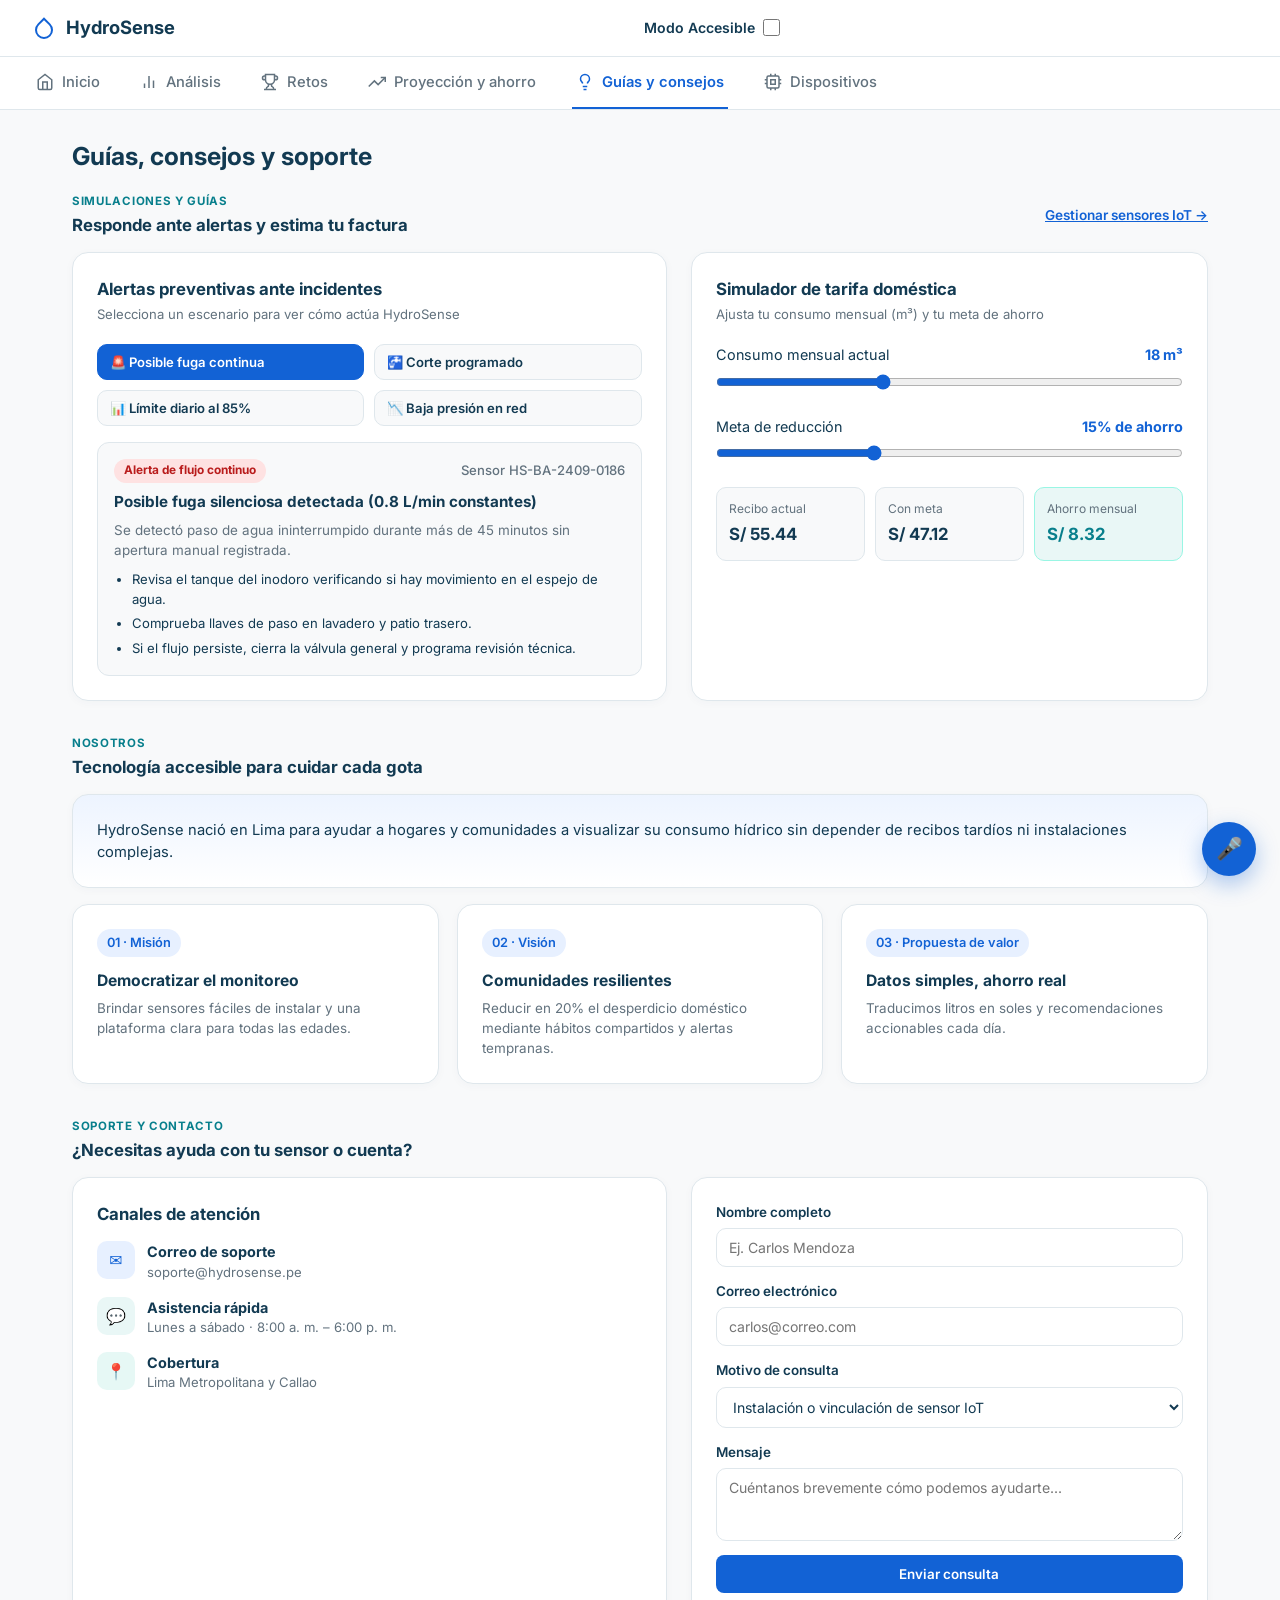
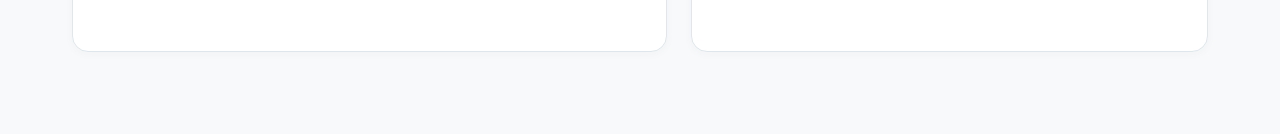
<file: pages/consejos.html>
<!DOCTYPE html>
<html lang="es">
<head>
  <meta charset="UTF-8">
  <meta name="viewport" content="width=device-width, initial-scale=1.0">
  <title>HydroSense — Guías y consejos</title>
  <link rel="preconnect" href="https://fonts.googleapis.com">
  <link rel="preconnect" href="https://fonts.gstatic.com" crossorigin>
  <link href="https://fonts.googleapis.com/css2?family=Inter:wght@400;500;600;700&display=swap" rel="stylesheet">
  <link rel="stylesheet" href="../css/hydrosense-views.css">
  <link rel="stylesheet" href="../css/responsive.css">
</head>
<body>
  <!-- Barra superior -->
  <header class="hs-topbar">
    <a href="../index.html#funcionalidades" class="hs-brand" aria-label="Volver al panel principal de HydroSense">
      <svg class="hs-logo-icon" viewBox="0 0 24 24" fill="none" stroke="currentColor" stroke-width="2">
        <path d="M12 2.69l5.66 5.66a8 8 0 1 1-11.31 0z"/>
      </svg>
      <span>HydroSense</span>
    </a>
    <label class="hs-accessible-toggle" for="toggle-modo-accesible">
      <span>Modo Accesible</span>
      <input type="checkbox" id="toggle-modo-accesible" role="switch" aria-label="Activar modo accesible con texto ampliado y alto contraste" />
    </label>
  </header>

  <!-- Navegación entre pantallas -->
  <nav class="hs-subnav" aria-label="Navegación del panel">
    <a href="../index.html#funcionalidades" class="hs-nav-item" data-page="index.html">
      <svg viewBox="0 0 24 24" width="18" height="18" fill="none" stroke="currentColor" stroke-width="2">
        <path d="M3 9l9-7 9 7v11a2 2 0 0 1-2 2H5a2 2 0 0 1-2-2z"/><polyline points="9 22 9 12 15 12 15 22"/>
      </svg>
      <span>Inicio</span>
    </a>
    <a href="analisis.html" class="hs-nav-item" data-page="analisis.html">
      <svg viewBox="0 0 24 24" width="18" height="18" fill="none" stroke="currentColor" stroke-width="2">
        <line x1="18" y1="20" x2="18" y2="10"/><line x1="12" y1="20" x2="12" y2="4"/><line x1="6" y1="20" x2="6" y2="14"/>
      </svg>
      <span>Análisis</span>
    </a>
    <a href="retos.html" class="hs-nav-item" data-page="retos.html">
      <svg viewBox="0 0 24 24" width="18" height="18" fill="none" stroke="currentColor" stroke-width="2">
        <path d="M6 9H4.5a2.5 2.5 0 0 1 0-5H6"/><path d="M18 9h1.5a2.5 2.5 0 0 0 0-5H18"/><path d="M4 22h16"/><path d="M10 14.66V17c0 .55-.47.98-.97 1.21C7.85 18.75 7 20.24 7 22"/><path d="M14 14.66V17c0 .55.47.98.97 1.21C16.15 18.75 17 20.24 17 22"/><path d="M18 2H6v7a6 6 0 0 0 12 0V2Z"/>
      </svg>
      <span>Retos</span>
    </a>
    <a href="proyeccion.html" class="hs-nav-item" data-page="proyeccion.html">
      <svg viewBox="0 0 24 24" width="18" height="18" fill="none" stroke="currentColor" stroke-width="2">
        <polyline points="23 6 13.5 15.5 8.5 10.5 1 18"/><polyline points="17 6 23 6 23 12"/>
      </svg>
      <span>Proyección y ahorro</span>
    </a>
    <a href="consejos.html" class="hs-nav-item active" data-page="consejos.html" aria-current="page">
      <svg viewBox="0 0 24 24" width="18" height="18" fill="none" stroke="currentColor" stroke-width="2">
        <path d="M9 18h6"/><path d="M10 22h4"/><path d="M15.09 14c.18-.98.65-1.74 1.41-2.5A4.65 4.65 0 0 0 18 8 6 6 0 0 0 6 8c0 1 .23 2.23 1.5 3.5A4.61 4.61 0 0 1 8.91 14"/>
      </svg>
      <span>Guías y consejos</span>
    </a>
    <a href="dispositivos.html" class="hs-nav-item" data-page="dispositivos.html">
      <svg viewBox="0 0 24 24" width="18" height="18" fill="none" stroke="currentColor" stroke-width="2">
        <rect x="4" y="4" width="16" height="16" rx="2"/><path d="M9 9h6v6H9z"/><path d="M9 1v3"/><path d="M15 1v3"/><path d="M9 20v3"/><path d="M15 20v3"/><path d="M20 9h3"/><path d="M20 14h3"/><path d="M1 9h3"/><path d="M1 14h3"/>
      </svg>
      <span>Dispositivos</span>
    </a>
  </nav>

  <!-- Contenido principal -->
  <main class="hs-container">
    <h1 class="hs-page-title">Guías, consejos y soporte</h1>

    <!-- 1. Simulaciones y Guías Interactivas -->
    <section class="hs-section-block" aria-labelledby="titulo-simulaciones">
      <div class="hs-section-row-head">
        <div>
          <span class="hs-eyebrow">SIMULACIONES Y GUÍAS</span>
          <h2 class="hs-section-heading" id="titulo-simulaciones">Responde ante alertas y estima tu factura</h2>
        </div>
        <a href="dispositivos.html" class="hs-text-link">Gestionar sensores IoT &rarr;</a>
      </div>

      <div class="hs-grid-2">
        <!-- Tarjeta izquierda: Alertas preventivas -->
        <article class="hs-card">
          <div class="hs-card-header">
            <div>
              <h3 class="hs-card-title">Alertas preventivas ante incidentes</h3>
              <p class="hs-card-subtitle">Selecciona un escenario para ver cómo actúa HydroSense</p>
            </div>
          </div>

          <div class="hs-sim-btn-grid">
            <button type="button" class="hs-sim-pill active" data-consejo-alerta="fuga">🚨 Posible fuga continua</button>
            <button type="button" class="hs-sim-pill" data-consejo-alerta="corte">🚰 Corte programado</button>
            <button type="button" class="hs-sim-pill" data-consejo-alerta="limite">📊 Límite diario al 85%</button>
            <button type="button" class="hs-sim-pill" data-consejo-alerta="presion">📉 Baja presión en red</button>
          </div>

          <div class="hs-alert-guide-box" id="consejoAlertOutput" aria-live="polite">
            <div class="hs-alert-guide-head">
              <span class="hs-alert-tag is-danger">Alerta de flujo continuo</span>
              <span class="hs-muted-label">Sensor HS-BA-2409-0186</span>
            </div>
            <h4>Posible fuga silenciosa detectada (0.8 L/min constantes)</h4>
            <p>Se detectó paso de agua ininterrumpido durante más de 45 minutos sin apertura manual registrada.</p>
            <ul class="hs-guide-steps">
              <li>Revisa el tanque del inodoro verificando si hay movimiento en el espejo de agua.</li>
              <li>Comprueba llaves de paso en lavadero y patio trasero.</li>
              <li>Si el flujo persiste, cierra la válvula general y programa revisión técnica.</li>
            </ul>
          </div>
        </article>

        <!-- Tarjeta derecha: Simulador de tarifa doméstica -->
        <article class="hs-card">
          <div class="hs-card-header">
            <div>
              <h3 class="hs-card-title">Simulador de tarifa doméstica</h3>
              <p class="hs-card-subtitle">Ajusta tu consumo mensual (m³) y tu meta de ahorro</p>
            </div>
          </div>

          <div class="hs-simulator-controls">
            <div class="hs-control-group">
              <div class="hs-control-label">
                <span>Consumo mensual actual</span>
                <strong id="consejoM3Val">18 m³</strong>
              </div>
              <input type="range" id="consejoM3Slider" min="6" max="40" value="18" step="1">
            </div>

            <div class="hs-control-group">
              <div class="hs-control-label">
                <span>Meta de reducción</span>
                <strong id="consejoMetaVal">15% de ahorro</strong>
              </div>
              <input type="range" id="consejoMetaSlider" min="5" max="35" value="15" step="5">
            </div>
          </div>

          <div class="hs-sim-summary-grid">
            <div class="hs-sim-mini-kpi">
              <span>Recibo actual</span>
              <strong id="consejoResActual">S/ 55.44</strong>
            </div>
            <div class="hs-sim-mini-kpi">
              <span>Con meta</span>
              <strong id="consejoResMeta">S/ 47.12</strong>
            </div>
            <div class="hs-sim-mini-kpi is-highlight">
              <span>Ahorro mensual</span>
              <strong id="consejoResAhorro">S/ 8.32</strong>
            </div>
          </div>
        </article>
      </div>
    </section>

    <!-- 2. Sobre HydroSense -->
    <section class="hs-section-block" aria-labelledby="titulo-nosotros">
      <div class="hs-section-row-head">
        <div>
          <span class="hs-eyebrow">NOSOTROS</span>
          <h2 class="hs-section-heading" id="titulo-nosotros">Tecnología accesible para cuidar cada gota</h2>
        </div>
      </div>

      <div class="hs-card hs-about-banner">
        <p>HydroSense nació en Lima para ayudar a hogares y comunidades a visualizar su consumo hídrico sin depender de recibos tardíos ni instalaciones complejas.</p>
      </div>

      <div class="hs-grid-3">
        <article class="hs-card hs-pillar-card">
          <span class="hs-pill-blue">01 · Misión</span>
          <h3>Democratizar el monitoreo</h3>
          <p>Brindar sensores fáciles de instalar y una plataforma clara para todas las edades.</p>
        </article>

        <article class="hs-card hs-pillar-card">
          <span class="hs-pill-blue">02 · Visión</span>
          <h3>Comunidades resilientes</h3>
          <p>Reducir en 20% el desperdicio doméstico mediante hábitos compartidos y alertas tempranas.</p>
        </article>

        <article class="hs-card hs-pillar-card">
          <span class="hs-pill-blue">03 · Propuesta de valor</span>
          <h3>Datos simples, ahorro real</h3>
          <p>Traducimos litros en soles y recomendaciones accionables cada día.</p>
        </article>
      </div>
    </section>

    <!-- 3. Soporte Técnico y Contacto -->
    <section class="hs-section-block" aria-labelledby="titulo-soporte">
      <div class="hs-section-row-head">
        <div>
          <span class="hs-eyebrow">SOPORTE Y CONTACTO</span>
          <h2 class="hs-section-heading" id="titulo-soporte">¿Necesitas ayuda con tu sensor o cuenta?</h2>
        </div>
      </div>

      <div class="hs-grid-2">
        <article class="hs-card">
          <h3 class="hs-card-title" style="margin-bottom: 14px;">Canales de atención</h3>
          <div class="hs-support-channels">
            <div class="hs-support-item">
              <div class="hs-item-icon ducha" aria-hidden="true">✉️</div>
              <div>
                <strong>Correo de soporte</strong>
                <p>soporte@hydrosense.pe</p>
              </div>
            </div>

            <div class="hs-support-item">
              <div class="hs-item-icon lavadero" aria-hidden="true">💬</div>
              <div>
                <strong>Asistencia rápida</strong>
                <p>Lunes a sábado · 8:00 a. m. – 6:00 p. m.</p>
              </div>
            </div>

            <div class="hs-support-item">
              <div class="hs-item-icon cocina" aria-hidden="true">📍</div>
              <div>
                <strong>Cobertura</strong>
                <p>Lima Metropolitana y Callao</p>
              </div>
            </div>
          </div>
        </article>

        <article class="hs-card">
          <form id="hsSupportForm" class="hs-support-form" novalidate>
            <div class="hs-form-group">
              <label for="supNombre">Nombre completo</label>
              <input type="text" id="supNombre" placeholder="Ej. Carlos Mendoza" required>
            </div>

            <div class="hs-form-group">
              <label for="supCorreo">Correo electrónico</label>
              <input type="email" id="supCorreo" placeholder="carlos@correo.com" required>
            </div>

            <div class="hs-form-group">
              <label for="supTema">Motivo de consulta</label>
              <select id="supTema">
                <option value="sensor">Instalación o vinculación de sensor IoT</option>
                <option value="fuga">Alerta de fuga o lectura inusual</option>
                <option value="cuenta">Acceso a cuenta o perfil comunitario</option>
              </select>
            </div>

            <div class="hs-form-group">
              <label for="supMensaje">Mensaje</label>
              <textarea id="supMensaje" rows="3" placeholder="Cuéntanos brevemente cómo podemos ayudarte..." required></textarea>
            </div>

            <button type="submit" class="hs-btn-join" style="width: 100%; padding: 11px;">Enviar consulta</button>
            <p id="supFeedback" class="hs-form-status" role="status" aria-live="polite"></p>
          </form>
        </article>
      </div>
    </section>
  </main>

  <!-- Toast de respuesta del asistente por voz -->
  <div id="voice-toast" class="hs-voice-toast" role="status" aria-live="polite" hidden></div>

  <!-- Botón flotante de Asistente por Voz -->
  <button id="btn-asistente-voz" class="hs-fab-voice" type="button" aria-label="Consultar consumo mediante comandos de voz" title="Asistente por voz">
    <span aria-hidden="true">🎤</span>
  </button>

  <script src="../js/hydrosense-views.js"></script>
</body>
</html>
</file>
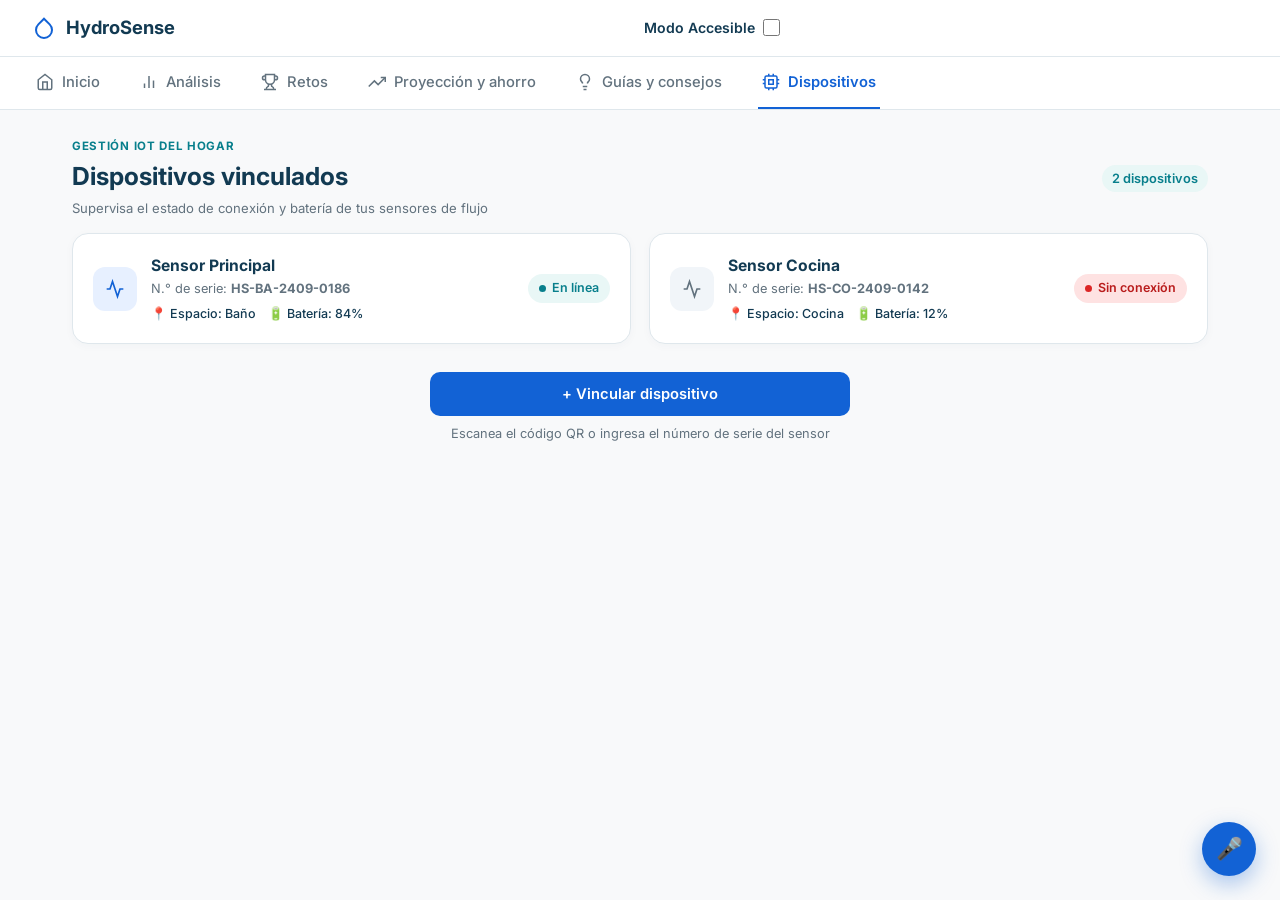
<file: pages/dispositivos.html>
<!DOCTYPE html>
<html lang="es">
<head>
  <meta charset="UTF-8">
  <meta name="viewport" content="width=device-width, initial-scale=1.0">
  <title>HydroSense — Dispositivos vinculados</title>
  <link rel="preconnect" href="https://fonts.googleapis.com">
  <link rel="preconnect" href="https://fonts.gstatic.com" crossorigin>
  <link href="https://fonts.googleapis.com/css2?family=Inter:wght@400;500;600;700&display=swap" rel="stylesheet">
  <link rel="stylesheet" href="../css/hydrosense-views.css">
  <link rel="stylesheet" href="../css/responsive.css">
</head>
<body>
  <!-- Barra superior -->
  <header class="hs-topbar">
    <a href="../index.html#funcionalidades" class="hs-brand" aria-label="Volver al panel principal de HydroSense">
      <svg class="hs-logo-icon" viewBox="0 0 24 24" fill="none" stroke="currentColor" stroke-width="2">
        <path d="M12 2.69l5.66 5.66a8 8 0 1 1-11.31 0z"/>
      </svg>
      <span>HydroSense</span>
    </a>
    <label class="hs-accessible-toggle" for="toggle-modo-accesible">
      <span>Modo Accesible</span>
      <input type="checkbox" id="toggle-modo-accesible" role="switch" aria-label="Activar modo accesible con texto ampliado y alto contraste" />
    </label>
  </header>

  <!-- Navegación entre pantallas -->
  <nav class="hs-subnav" aria-label="Navegación del panel">
    <a href="../index.html#funcionalidades" class="hs-nav-item" data-page="index.html">
      <svg viewBox="0 0 24 24" width="18" height="18" fill="none" stroke="currentColor" stroke-width="2">
        <path d="M3 9l9-7 9 7v11a2 2 0 0 1-2 2H5a2 2 0 0 1-2-2z"/><polyline points="9 22 9 12 15 12 15 22"/>
      </svg>
      <span>Inicio</span>
    </a>
    <a href="analisis.html" class="hs-nav-item" data-page="analisis.html">
      <svg viewBox="0 0 24 24" width="18" height="18" fill="none" stroke="currentColor" stroke-width="2">
        <line x1="18" y1="20" x2="18" y2="10"/><line x1="12" y1="20" x2="12" y2="4"/><line x1="6" y1="20" x2="6" y2="14"/>
      </svg>
      <span>Análisis</span>
    </a>
    <a href="retos.html" class="hs-nav-item" data-page="retos.html">
      <svg viewBox="0 0 24 24" width="18" height="18" fill="none" stroke="currentColor" stroke-width="2">
        <path d="M6 9H4.5a2.5 2.5 0 0 1 0-5H6"/><path d="M18 9h1.5a2.5 2.5 0 0 0 0-5H18"/><path d="M4 22h16"/><path d="M10 14.66V17c0 .55-.47.98-.97 1.21C7.85 18.75 7 20.24 7 22"/><path d="M14 14.66V17c0 .55.47.98.97 1.21C16.15 18.75 17 20.24 17 22"/><path d="M18 2H6v7a6 6 0 0 0 12 0V2Z"/>
      </svg>
      <span>Retos</span>
    </a>
    <a href="proyeccion.html" class="hs-nav-item" data-page="proyeccion.html">
      <svg viewBox="0 0 24 24" width="18" height="18" fill="none" stroke="currentColor" stroke-width="2">
        <polyline points="23 6 13.5 15.5 8.5 10.5 1 18"/><polyline points="17 6 23 6 23 12"/>
      </svg>
      <span>Proyección y ahorro</span>
    </a>
    <a href="consejos.html" class="hs-nav-item" data-page="consejos.html">
      <svg viewBox="0 0 24 24" width="18" height="18" fill="none" stroke="currentColor" stroke-width="2">
        <path d="M9 18h6"/><path d="M10 22h4"/><path d="M15.09 14c.18-.98.65-1.74 1.41-2.5A4.65 4.65 0 0 0 18 8 6 6 0 0 0 6 8c0 1 .23 2.23 1.5 3.5A4.61 4.61 0 0 1 8.91 14"/>
      </svg>
      <span>Guías y consejos</span>
    </a>
    <a href="dispositivos.html" class="hs-nav-item active" data-page="dispositivos.html" aria-current="page">
      <svg viewBox="0 0 24 24" width="18" height="18" fill="none" stroke="currentColor" stroke-width="2">
        <rect x="4" y="4" width="16" height="16" rx="2"/><path d="M9 9h6v6H9z"/><path d="M9 1v3"/><path d="M15 1v3"/><path d="M9 20v3"/><path d="M15 20v3"/><path d="M20 9h3"/><path d="M20 14h3"/><path d="M1 9h3"/><path d="M1 14h3"/>
      </svg>
      <span>Dispositivos</span>
    </a>
  </nav>

  <!-- Contenido principal -->
  <main class="hs-container">
    <!-- =====================================================================
         VISTA 1: LISTA DE DISPOSITIVOS VINCULADOS (Mockup 4.6)
         ===================================================================== -->
    <div id="viewDevicesList" class="hs-dev-view">
      <div class="hs-section-row-head">
        <div>
          <span class="hs-eyebrow">GESTIÓN IOT DEL HOGAR</span>
          <h1 class="hs-page-title" style="margin-bottom: 4px;">Dispositivos vinculados</h1>
          <p class="hs-card-subtitle">Supervisa el estado de conexión y batería de tus sensores de flujo</p>
        </div>
        <span class="hs-badge-trend" id="devicesCounterBadge">2 dispositivos</span>
      </div>

      <div class="hs-devices-grid" id="devicesGrid">
        <!-- Dispositivo 1: Sensor Principal -->
        <article class="hs-card hs-device-card">
          <div class="hs-device-main">
            <div class="hs-device-icon is-online" aria-hidden="true">
              <svg width="20" height="20" viewBox="0 0 24 24" fill="none" stroke="currentColor" stroke-width="2">
                <path d="M22 12h-4l-3 9L9 3l-3 9H2"/>
              </svg>
            </div>
            <div class="hs-device-info">
              <h3>Sensor Principal</h3>
              <span class="hs-device-serial">N.° de serie: <strong>HS-BA-2409-0186</strong></span>
              <div class="hs-device-meta">
                <span>📍 Espacio: Baño</span>
                <span>🔋 Batería: 84%</span>
              </div>
            </div>
          </div>
          <span class="hs-status-pill is-online"><span class="hs-dot"></span> En línea</span>
        </article>

        <!-- Dispositivo 2: Sensor Cocina -->
        <article class="hs-card hs-device-card">
          <div class="hs-device-main">
            <div class="hs-device-icon is-offline" aria-hidden="true">
              <svg width="20" height="20" viewBox="0 0 24 24" fill="none" stroke="currentColor" stroke-width="2">
                <path d="M22 12h-4l-3 9L9 3l-3 9H2"/>
              </svg>
            </div>
            <div class="hs-device-info">
              <h3>Sensor Cocina</h3>
              <span class="hs-device-serial">N.° de serie: <strong>HS-CO-2409-0142</strong></span>
              <div class="hs-device-meta">
                <span>📍 Espacio: Cocina</span>
                <span>🔋 Batería: 12%</span>
              </div>
            </div>
          </div>
          <span class="hs-status-pill is-offline"><span class="hs-dot"></span> Sin conexión</span>
        </article>
      </div>

      <!-- Botón central para abrir el modal de vinculación -->
      <div class="hs-link-cta-wrap">
        <button type="button" class="hs-btn-primary-wide" id="btnOpenLinkModal">
          + Vincular dispositivo
        </button>
        <p class="hs-helper-center">Escanea el código QR o ingresa el número de serie del sensor</p>
      </div>
    </div>

    <!-- =====================================================================
         MODAL: VINCULAR DISPOSITIVO (Mockup 4.6)
         ===================================================================== -->
    <div id="linkDeviceModal" class="hs-modal-backdrop" role="dialog" aria-modal="true" aria-labelledby="modalVincularTitle" hidden>
      <div class="hs-modal-card">
        <div class="hs-modal-head">
          <div>
            <h2 id="modalVincularTitle">Vincular dispositivo</h2>
            <p class="hs-card-subtitle">Elige cómo deseas registrar tu nuevo sensor HydroSense</p>
          </div>
          <button type="button" class="hs-modal-close" id="btnCloseLinkModal" aria-label="Cerrar ventana">✕</button>
        </div>

        <div class="hs-modal-options">
          <button type="button" class="hs-option-row" id="optChooseQR">
            <div class="hs-option-left">
              <div class="hs-challenge-icon is-blue" aria-hidden="true">
                <svg width="20" height="20" viewBox="0 0 24 24" fill="none" stroke="currentColor" stroke-width="2">
                  <rect x="3" y="3" width="7" height="7"/><rect x="14" y="3" width="7" height="7"/><rect x="3" y="14" width="7" height="7"/><path d="M14 14h3v3h-3z"/><path d="M20 14v7h-7"/>
                </svg>
              </div>
              <div style="text-align: left;">
                <strong>Escanear código QR</strong>
                <span class="hs-card-subtitle" style="display:block;">Usa la cámara para leer la etiqueta del sensor</span>
              </div>
            </div>
            <span>&rsaquo;</span>
          </button>

          <button type="button" class="hs-option-row" id="optChooseManual">
            <div class="hs-option-left">
              <div class="hs-challenge-icon is-teal" aria-hidden="true">
                <svg width="20" height="20" viewBox="0 0 24 24" fill="none" stroke="currentColor" stroke-width="2">
                  <rect x="2" y="6" width="20" height="12" rx="2"/><line x1="6" y1="10" x2="6.01" y2="10"/><line x1="10" y1="10" x2="10.01" y2="10"/><line x1="14" y1="10" x2="14.01" y2="10"/><line x1="18" y1="10" x2="18.01" y2="10"/><line x1="8" y1="14" x2="16" y2="14"/>
                </svg>
              </div>
              <div style="text-align: left;">
                <strong>Ingresar código manualmente</strong>
                <span class="hs-card-subtitle" style="display:block;">Escribe el número de serie HS-XX-0000-0000</span>
              </div>
            </div>
            <span>&rsaquo;</span>
          </button>
        </div>

        <div class="hs-info-callout">
          <span aria-hidden="true">ℹ️</span>
          <span>Encontrarás ambos códigos impresos en la etiqueta lateral del medidor.</span>
        </div>
      </div>
    </div>

    <!-- =====================================================================
         VISTA 2: ESCANEAR CÓDIGO QR (Mockup 4.6)
         ===================================================================== -->
    <div id="viewScanQR" class="hs-dev-view" hidden>
      <div class="hs-card hs-flow-card">
        <div class="hs-card-header">
          <div>
            <h2 class="hs-card-title">Escanear código QR</h2>
            <p class="hs-card-subtitle">Apunta la cámara al código QR de la etiqueta de tu sensor HydroSense</p>
          </div>
          <button type="button" class="hs-text-link" data-back-devices>&larr; Volver a dispositivos</button>
        </div>

        <div class="hs-qr-viewport" id="qrViewport">
          <span class="hs-qr-status-pill" id="qrStatusText">••• Buscando código...</span>

          <div class="hs-qr-frame">
            <span class="hs-qr-corner tl"></span>
            <span class="hs-qr-corner tr"></span>
            <span class="hs-qr-corner bl"></span>
            <span class="hs-qr-corner br"></span>
            <svg width="52" height="52" viewBox="0 0 24 24" fill="none" stroke="currentColor" stroke-width="1.5" opacity="0.85">
              <rect x="3" y="3" width="7" height="7"/><rect x="14" y="3" width="7" height="7"/><rect x="3" y="14" width="7" height="7"/><path d="M14 14h3v3h-3z"/><path d="M20 14v7h-7"/>
            </svg>
          </div>

          <span class="hs-qr-hint">Alinea el código dentro del recuadro</span>
        </div>

        <div class="hs-qr-actions">
          <button type="button" class="hs-btn-outline-wide" id="btnToggleFlash">
            🔦 Activar linterna
          </button>
          <button type="button" class="hs-btn-primary-wide" id="btnSimulateQRScan">
            Simular lectura QR (HS-LV-2409-0214)
          </button>
        </div>

        <p class="hs-helper-center" style="margin-top: 14px;">
          ¿No puedes escanear el código?
          <button type="button" class="hs-text-link" id="btnSwitchToManual">Ingrésalo manualmente</button>
        </p>
      </div>
    </div>

    <!-- =====================================================================
         VISTA 3: INGRESAR CÓDIGO MANUALMENTE (Mockup 4.6)
         ===================================================================== -->
    <div id="viewManualCode" class="hs-dev-view" hidden>
      <div class="hs-card hs-flow-card">
        <div class="hs-card-header">
          <div>
            <h2 class="hs-card-title">Ingresar código manualmente</h2>
            <p class="hs-card-subtitle">Ubica el número de serie impreso debajo del código QR en la etiqueta de tu sensor</p>
          </div>
          <button type="button" class="hs-text-link" data-back-devices>&larr; Volver a dispositivos</button>
        </div>

        <!-- Ilustración de etiqueta del sensor -->
        <div class="hs-label-guide-box">
          <div class="hs-label-qr-mini" aria-hidden="true">
            <svg width="36" height="36" viewBox="0 0 24 24" fill="none" stroke="currentColor" stroke-width="1.8">
              <rect x="3" y="3" width="7" height="7"/><rect x="14" y="3" width="7" height="7"/><rect x="3" y="14" width="7" height="7"/><path d="M14 14h3v3h-3z"/><path d="M20 14v7h-7"/>
            </svg>
            <small>HS-BA-2409-0186</small>
          </div>
          <div>
            <span class="hs-challenge-eyebrow">ETIQUETA DEL SENSOR</span>
            <p style="font-size: 0.85rem; color: var(--hs-dark); margin-top: 4px;">
              El código inicia con <strong>HS</strong> seguido de 12 caracteres alfanuméricos.
            </p>
          </div>
        </div>

        <form id="formManualSerial" class="hs-support-form" style="margin-top: 18px;" novalidate>
          <div class="hs-form-group">
            <label for="inputSerialCode">Número de serie</label>
            <input type="text" id="inputSerialCode" placeholder="HS - BA - 2409 - 0160" maxlength="18" required>
            <span class="hs-card-subtitle">Incluye guiones o escríbelo de corrido; se valida automáticamente.</span>
          </div>

          <div class="hs-form-group">
            <label for="selectRoomLocation">Ubicación del sensor</label>
            <select id="selectRoomLocation">
              <option value="Baño">Baño</option>
              <option value="Cocina">Cocina</option>
              <option value="Lavadero">Lavadero</option>
              <option value="Patio / Jardín">Patio / Jardín</option>
            </select>
          </div>

          <button type="submit" class="hs-btn-primary-wide">Vincular dispositivo</button>
          <p id="manualSerialFeedback" class="hs-form-status" role="status" aria-live="polite"></p>
        </form>

        <p class="hs-helper-center" style="margin-top: 12px;">
          ¿Prefieres usar la cámara?
          <button type="button" class="hs-text-link" id="btnSwitchToQR">Escanear código QR</button>
        </p>
      </div>
    </div>
  </main>

  <!-- Toast de respuesta del asistente por voz -->
  <div id="voice-toast" class="hs-voice-toast" role="status" aria-live="polite" hidden></div>

  <!-- Botón flotante de Asistente por Voz -->
  <button id="btn-asistente-voz" class="hs-fab-voice" type="button" aria-label="Consultar consumo mediante comandos de voz" title="Asistente por voz">
    <span aria-hidden="true">🎤</span>
  </button>

  <script src="../js/hydrosense-views.js"></script>
</body>
</html>
</file>
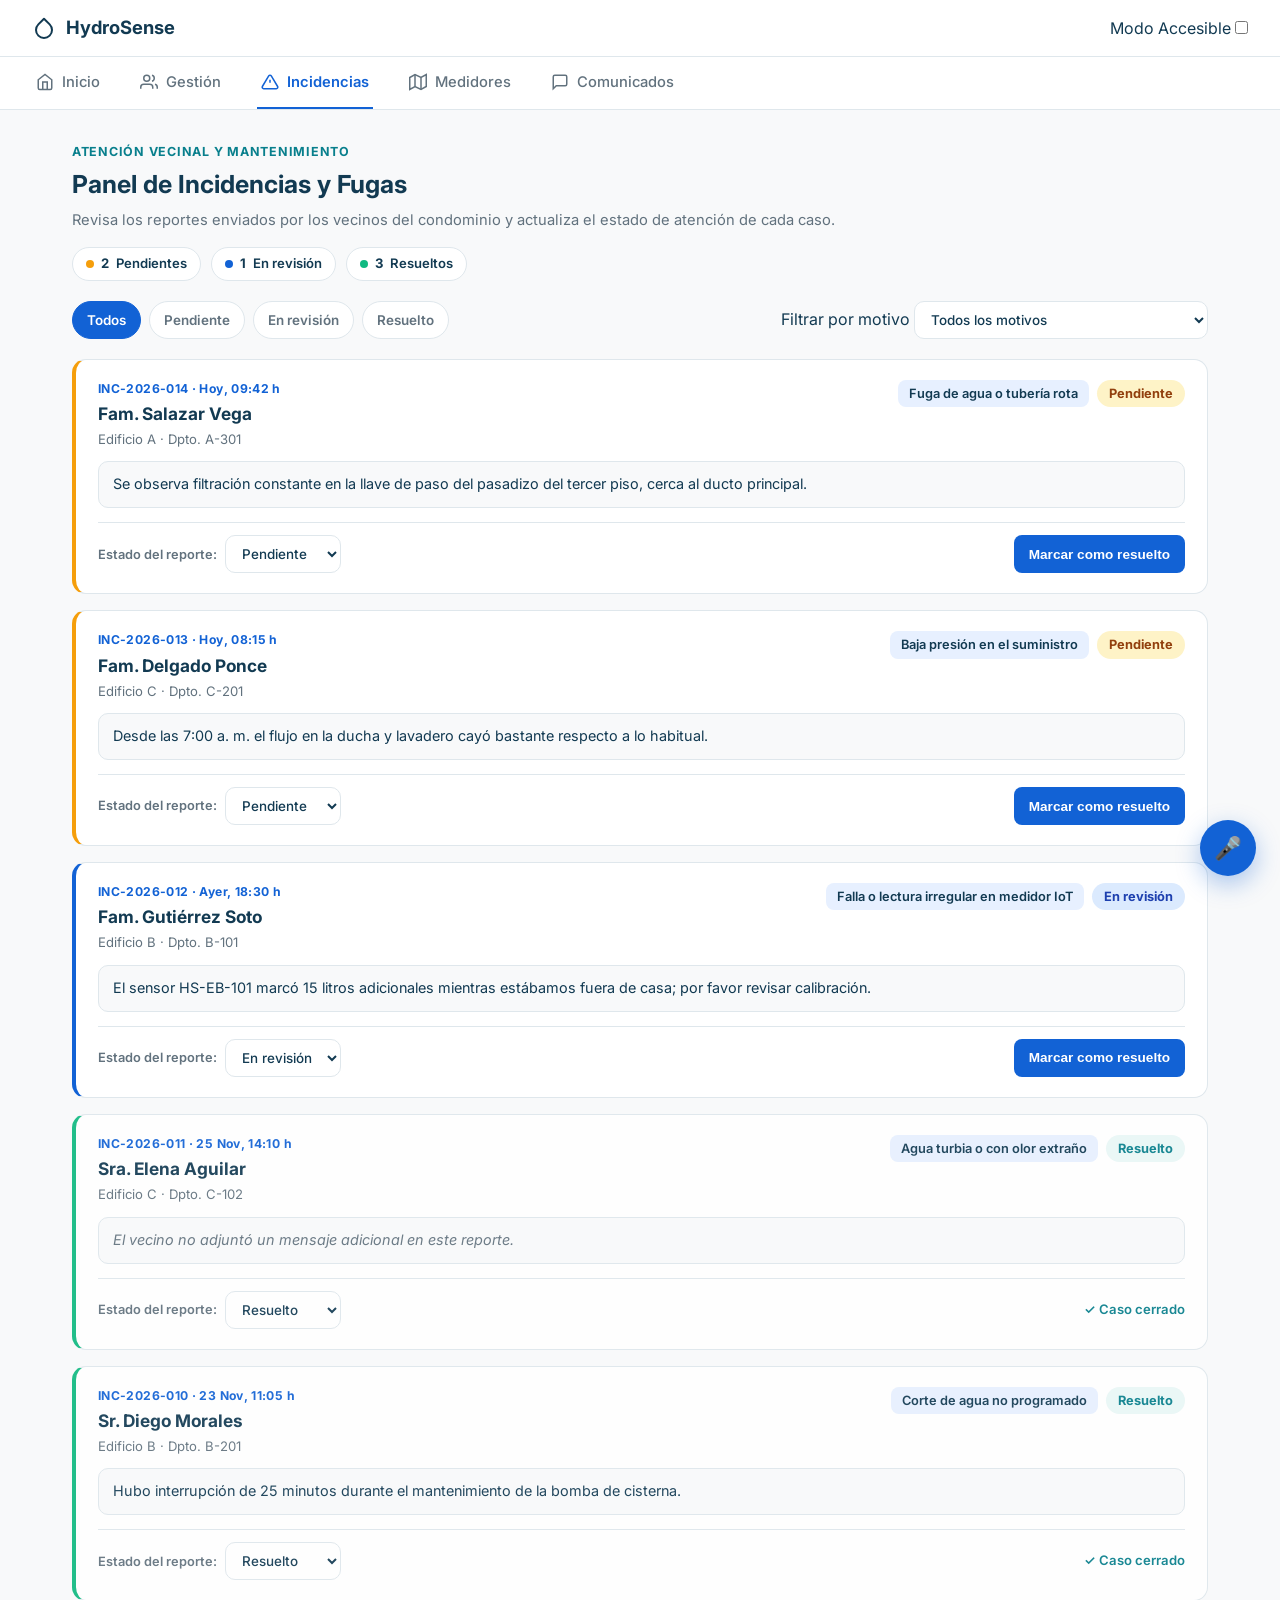
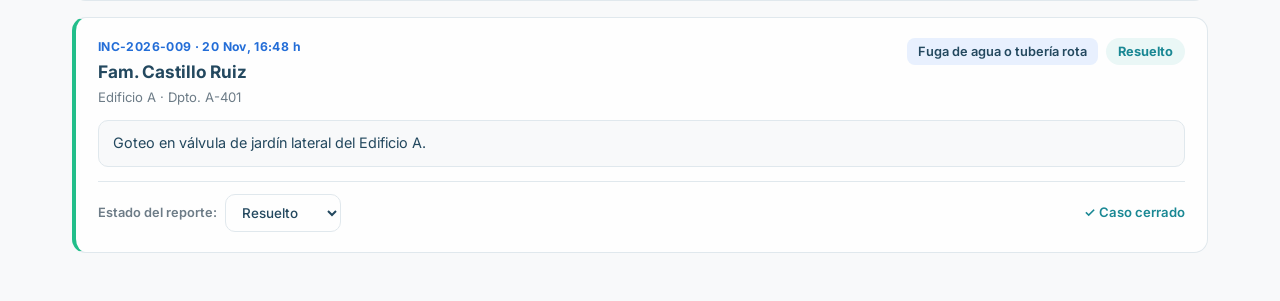
<file: pages/incidencias.html>
<!DOCTYPE html>
<html lang="es">
<head>
  <meta charset="UTF-8" />
  <meta name="viewport" content="width=device-width, initial-scale=1.0" />
  <meta name="description" content="Panel de Incidencias y Fugas del Condominio — HydroSense" />
  <title>Panel de Incidencias — HydroSense</title>
  <link rel="icon" href="../favicon.ico" type="image/x-icon" />
  <link rel="preconnect" href="https://fonts.googleapis.com" />
  <link rel="preconnect" href="https://fonts.gstatic.com" crossorigin />
  <link href="https://fonts.googleapis.com/css2?family=Inter:wght@400;500;600;700&display=swap" rel="stylesheet" />
  <link rel="stylesheet" href="../css/styles.css" />
  <link rel="stylesheet" href="../css/hydrosense-views.css" />
  <link rel="stylesheet" href="../css/responsive.css" />
  <style>
    /* Estilos específicos de Panel de Incidencias (pages/incidencias.html) */
    .hs-inc-header {
      display: flex;
      justify-content: space-between;
      align-items: flex-end;
      flex-wrap: wrap;
      gap: 16px;
      margin-bottom: 20px;
    }

    .hs-inc-header h1 {
      margin: 4px 0 6px;
      font-size: 1.55rem;
      font-weight: 700;
      color: var(--color-dark);
    }

    .hs-inc-header p {
      margin: 0;
      font-size: 0.92rem;
      color: var(--color-text-muted);
    }

    .hs-inc-kpis {
      display: flex;
      flex-wrap: wrap;
      gap: 10px;
      align-items: center;
    }

    .hs-kpi-pill {
      display: inline-flex;
      align-items: center;
      gap: 7px;
      padding: 6px 13px;
      border-radius: 999px;
      font-size: 0.82rem;
      font-weight: 600;
      background: var(--color-bg-card);
      border: 1px solid var(--color-border);
      color: var(--color-dark);
    }

    .hs-kpi-pill .dot {
      width: 8px;
      height: 8px;
      border-radius: 50%;
    }

    .hs-kpi-pill .dot.is-pending { background: #F59E0B; }
    .hs-kpi-pill .dot.is-progress { background: #1262D5; }
    .hs-kpi-pill .dot.is-resolved { background: #10B981; }

    /* Barra de filtros y búsqueda */
    .hs-inc-toolbar {
      display: flex;
      justify-content: space-between;
      align-items: center;
      flex-wrap: wrap;
      gap: 12px;
      margin-bottom: 20px;
    }

    .hs-filter-group {
      display: flex;
      flex-wrap: wrap;
      gap: 8px;
    }

    .hs-filter-btn {
      min-height: 38px;
      padding: 6px 14px;
      border-radius: 999px;
      border: 1px solid var(--color-border);
      background: var(--color-bg-card);
      color: var(--color-text-muted);
      font-family: inherit;
      font-size: 0.84rem;
      font-weight: 600;
      cursor: pointer;
      transition: all 0.15s ease;
    }

    .hs-filter-btn:hover {
      border-color: var(--color-primary);
      color: var(--color-primary);
    }

    .hs-filter-btn.active {
      background: var(--color-primary);
      border-color: var(--color-primary);
      color: #FFFFFF;
    }

    .hs-inc-select {
      min-height: 38px;
      padding: 6px 12px;
      border-radius: 10px;
      border: 1px solid var(--color-border);
      background: var(--color-bg-card);
      color: var(--color-dark);
      font-family: inherit;
      font-size: 0.84rem;
      font-weight: 500;
    }

    /* Lista de tarjetas de incidencias */
    .hs-inc-list {
      display: grid;
      grid-template-columns: 1fr;
      gap: 16px;
    }

    .hs-inc-card {
      background: var(--color-bg-card);
      border: 1px solid var(--color-border);
      border-left: 4px solid #F59E0B;
      border-radius: 14px;
      padding: 20px 22px;
      transition: box-shadow 0.15s ease;
    }

    .hs-inc-card.status-en-revision {
      border-left-color: #1262D5;
    }

    .hs-inc-card.status-resuelto {
      border-left-color: #10B981;
      opacity: 0.92;
    }

    .hs-inc-top {
      display: flex;
      justify-content: space-between;
      align-items: flex-start;
      flex-wrap: wrap;
      gap: 12px;
      margin-bottom: 12px;
    }

    .hs-inc-neighbor {
      display: flex;
      flex-direction: column;
      gap: 3px;
    }

    .hs-inc-code {
      font-size: 0.76rem;
      font-weight: 700;
      color: var(--color-primary);
      letter-spacing: 0.03em;
    }

    .hs-inc-neighbor h2 {
      margin: 0;
      font-size: 1.08rem;
      font-weight: 700;
      color: var(--color-dark);
    }

    .hs-inc-meta {
      font-size: 0.82rem;
      color: var(--color-text-muted);
    }

    .hs-inc-badges {
      display: flex;
      flex-wrap: wrap;
      align-items: center;
      gap: 8px;
    }

    .hs-motive-tag {
      display: inline-flex;
      align-items: center;
      gap: 6px;
      padding: 4px 11px;
      border-radius: 8px;
      font-size: 0.8rem;
      font-weight: 600;
      background: #E7F0FF;
      color: #123A52;
    }

    .hs-state-pill {
      display: inline-flex;
      align-items: center;
      gap: 6px;
      padding: 4px 12px;
      border-radius: 999px;
      font-size: 0.8rem;
      font-weight: 700;
    }

    .hs-state-pill.is-pendiente {
      background: #FEF3C7;
      color: #92400E;
    }

    .hs-state-pill.is-en-revision {
      background: #DBEAFE;
      color: #1E40AF;
    }

    .hs-state-pill.is-resuelto {
      background: #E9F7F6;
      color: #087F8C;
    }

    .hs-inc-message {
      background: #F8F9FA;
      border: 1px solid var(--color-border);
      border-radius: 10px;
      padding: 12px 14px;
      font-size: 0.9rem;
      color: var(--color-dark);
      line-height: 1.45;
      margin-bottom: 14px;
    }

    .hs-inc-message.is-empty {
      font-style: italic;
      color: var(--color-text-muted);
    }

    .hs-inc-footer {
      display: flex;
      justify-content: space-between;
      align-items: center;
      flex-wrap: wrap;
      gap: 12px;
      padding-top: 12px;
      border-top: 1px solid var(--color-border);
    }

    .hs-inc-actions {
      display: flex;
      flex-wrap: wrap;
      align-items: center;
      gap: 8px;
    }

    .hs-inc-actions label {
      font-size: 0.8rem;
      font-weight: 600;
      color: var(--color-text-muted);
    }

    .hs-inc-empty {
      text-align: center;
      padding: 36px 20px;
      background: var(--color-bg-card);
      border: 1px dashed var(--color-border);
      border-radius: 14px;
      color: var(--color-text-muted);
    }

    /* Modo accesible */
    body.is-accessible .hs-inc-card {
      border: 2px solid #000000 !important;
      background: #FFFFFF !important;
    }
  </style>
</head>
<body>
  <a class="skip-link" href="#contenido-principal">Saltar al contenido principal</a>

  <!-- Topbar consistente con pantallas secundarias -->
  <header class="hs-topbar">
    <a href="../index.html#panel-lider" class="hs-brand" aria-label="HydroSense Inicio">
      <svg width="24" height="24" viewBox="0 0 24 24" fill="none" stroke="currentColor" stroke-width="2" stroke-linecap="round" stroke-linejoin="round" aria-hidden="true">
        <path d="M12 2.69l5.66 5.66a8 8 0 1 1-11.31 0z" />
      </svg>
      <span>HydroSense</span>
    </a>

    <label class="hs-access-toggle" for="toggle-modo-accesible">
      <span>Modo Accesible</span>
      <input type="checkbox" id="toggle-modo-accesible" role="switch" aria-label="Activar modo accesible con texto ampliado y alto contraste" />
    </label>
  </header>

  <!-- Subnav del Líder Comunitario -->
  <nav class="hs-subnav" aria-label="Navegación del panel comunitario">
    <a href="../index.html#panel-lider" class="hs-nav-item">
      <svg viewBox="0 0 24 24" width="18" height="18" fill="none" stroke="currentColor" stroke-width="2" aria-hidden="true">
        <path d="M3 9l9-7 9 7v11a2 2 0 0 1-2 2H5a2 2 0 0 1-2-2z"/><polyline points="9 22 9 12 15 12 15 22"/>
      </svg>
      <span>Inicio</span>
    </a>
    <a href="monitoreo.html" class="hs-nav-item">
      <svg viewBox="0 0 24 24" width="18" height="18" fill="none" stroke="currentColor" stroke-width="2" aria-hidden="true">
        <path d="M17 21v-2a4 4 0 0 0-4-4H5a4 4 0 0 0-4 4v2"/><circle cx="9" cy="7" r="4"/><path d="M23 21v-2a4 4 0 0 0-3-3.87"/><path d="M16 3.13a4 4 0 0 1 0 7.75"/>
      </svg>
      <span>Gestión</span>
    </a>
    <a href="incidencias.html" class="hs-nav-item active" aria-current="page">
      <svg viewBox="0 0 24 24" width="18" height="18" fill="none" stroke="currentColor" stroke-width="2" aria-hidden="true">
        <path d="M10.29 3.86L1.82 18a2 2 0 0 0 1.71 3h16.94a2 2 0 0 0 1.71-3L13.71 3.86a2 2 0 0 0-3.42 0z"/><line x1="12" y1="9" x2="12" y2="13"/><line x1="12" y1="17" x2="12.01" y2="17"/>
      </svg>
      <span>Incidencias</span>
    </a>
    <a href="medidores.html" class="hs-nav-item">
      <svg viewBox="0 0 24 24" width="18" height="18" fill="none" stroke="currentColor" stroke-width="2" aria-hidden="true">
        <polygon points="1 6 1 22 8 18 16 22 23 18 23 2 16 6 8 2 1 6"/><line x1="8" y1="2" x2="8" y2="18"/><line x1="16" y1="6" x2="16" y2="22"/>
      </svg>
      <span>Medidores</span>
    </a>
    <a href="comunicados.html" class="hs-nav-item">
      <svg viewBox="0 0 24 24" width="18" height="18" fill="none" stroke="currentColor" stroke-width="2" aria-hidden="true">
        <path d="M21 15a2 2 0 0 1-2 2H7l-4 4V5a2 2 0 0 1 2-2h14a2 2 0 0 1 2 2z"/>
      </svg>
      <span>Comunicados</span>
    </a>
  </nav>

  <main id="contenido-principal" class="hs-container">
    <div class="hs-inc-header">
      <div>
        <span class="eyebrow">ATENCIÓN VECINAL Y MANTENIMIENTO</span>
        <h1>Panel de Incidencias y Fugas</h1>
        <p>Revisa los reportes enviados por los vecinos del condominio y actualiza el estado de atención de cada caso.</p>
      </div>
      <div class="hs-inc-kpis" aria-label="Resumen de estados">
        <span class="hs-kpi-pill"><span class="dot is-pending"></span> <strong id="kpiPendiente">2</strong> Pendientes</span>
        <span class="hs-kpi-pill"><span class="dot is-progress"></span> <strong id="kpiRevision">1</strong> En revisión</span>
        <span class="hs-kpi-pill"><span class="dot is-resolved"></span> <strong id="kpiResuelto">3</strong> Resueltos</span>
      </div>
    </div>

    <!-- Barra de filtros por estado y motivo -->
    <div class="hs-inc-toolbar" role="region" aria-label="Filtros de incidencias">
      <div class="hs-filter-group" id="statusFilterGroup">
        <button type="button" class="hs-filter-btn active" data-status="all">Todos</button>
        <button type="button" class="hs-filter-btn" data-status="Pendiente">Pendiente</button>
        <button type="button" class="hs-filter-btn" data-status="En revisión">En revisión</button>
        <button type="button" class="hs-filter-btn" data-status="Resuelto">Resuelto</button>
      </div>

      <div>
        <label for="motiveFilterSelect" class="sr-only">Filtrar por motivo</label>
        <select id="motiveFilterSelect" class="hs-inc-select" aria-label="Filtrar por motivo de incidencia">
          <option value="all">Todos los motivos</option>
          <option value="Fuga de agua o tubería rota">Fuga de agua o tubería rota</option>
          <option value="Baja presión en el suministro">Baja presión en el suministro</option>
          <option value="Corte de agua no programado">Corte de agua no programado</option>
          <option value="Agua turbia o con olor extraño">Agua turbia o con olor extraño</option>
          <option value="Falla o lectura irregular en medidor IoT">Falla o lectura irregular en medidor IoT</option>
        </select>
      </div>
    </div>

    <!-- Contenedor dinámico de tarjetas de incidencias -->
    <section id="incidenciasList" class="hs-inc-list" aria-live="polite"></section>
  </main>

  <!-- Toast de confirmación + Asistente por Voz -->
  <div id="voice-toast" class="voice-toast" role="status" aria-live="polite" hidden></div>
  <button id="btn-asistente-voz" class="fab-voice" type="button" aria-label="Consultar consumo mediante comandos de voz" title="Asistente por voz">
    <span aria-hidden="true">🎤</span>
  </button>

  <script src="../js/hydrosense-views.js"></script>
  <script>
    document.addEventListener('DOMContentLoaded', () => {
      const STORAGE_KEY = 'hydrosense_incidencias_comunidad_v1';

      const DEFAULT_INCIDENTS = [
        {
          id: 'INC-2026-014',
          neighbor: 'Fam. Salazar Vega',
          unit: 'Edificio A · Dpto. A-301',
          date: 'Hoy, 09:42 h',
          motive: 'Fuga de agua o tubería rota',
          message: 'Se observa filtración constante en la llave de paso del pasadizo del tercer piso, cerca al ducto principal.',
          status: 'Pendiente'
        },
        {
          id: 'INC-2026-013',
          neighbor: 'Fam. Delgado Ponce',
          unit: 'Edificio C · Dpto. C-201',
          date: 'Hoy, 08:15 h',
          motive: 'Baja presión en el suministro',
          message: 'Desde las 7:00 a. m. el flujo en la ducha y lavadero cayó bastante respecto a lo habitual.',
          status: 'Pendiente'
        },
        {
          id: 'INC-2026-012',
          neighbor: 'Fam. Gutiérrez Soto',
          unit: 'Edificio B · Dpto. B-101',
          date: 'Ayer, 18:30 h',
          motive: 'Falla o lectura irregular en medidor IoT',
          message: 'El sensor HS-EB-101 marcó 15 litros adicionales mientras estábamos fuera de casa; por favor revisar calibración.',
          status: 'En revisión'
        },
        {
          id: 'INC-2026-011',
          neighbor: 'Sra. Elena Aguilar',
          unit: 'Edificio C · Dpto. C-102',
          date: '25 Nov, 14:10 h',
          motive: 'Agua turbia o con olor extraño',
          message: '',
          status: 'Resuelto'
        },
        {
          id: 'INC-2026-010',
          neighbor: 'Sr. Diego Morales',
          unit: 'Edificio B · Dpto. B-201',
          date: '23 Nov, 11:05 h',
          motive: 'Corte de agua no programado',
          message: 'Hubo interrupción de 25 minutos durante el mantenimiento de la bomba de cisterna.',
          status: 'Resuelto'
        },
        {
          id: 'INC-2026-009',
          neighbor: 'Fam. Castillo Ruiz',
          unit: 'Edificio A · Dpto. A-401',
          date: '20 Nov, 16:48 h',
          motive: 'Fuga de agua o tubería rota',
          message: 'Goteo en válvula de jardín lateral del Edificio A.',
          status: 'Resuelto'
        }
      ];

      function loadIncidents() {
        try {
          const raw = localStorage.getItem(STORAGE_KEY);
          if (raw) {
            const parsed = JSON.parse(raw);
            if (Array.isArray(parsed) && parsed.length > 0) return parsed;
          }
        } catch (e) {}
        return DEFAULT_INCIDENTS;
      }

      function saveIncidents(list) {
        try {
          localStorage.setItem(STORAGE_KEY, JSON.stringify(list));
        } catch (e) {}
      }

      let incidents = loadIncidents();
      let filterStatus = 'all';
      let filterMotive = 'all';

      const listEl = document.getElementById('incidenciasList');

      function updateKPIs() {
        const pendientes = incidents.filter(i => i.status === 'Pendiente').length;
        const revision = incidents.filter(i => i.status === 'En revisión').length;
        const resueltos = incidents.filter(i => i.status === 'Resuelto').length;

        document.getElementById('kpiPendiente').textContent = pendientes;
        document.getElementById('kpiRevision').textContent = revision;
        document.getElementById('kpiResuelto').textContent = resueltos;
      }

      function getStatusSlug(status) {
        if (status === 'Resuelto') return 'resuelto';
        if (status === 'En revisión') return 'en-revision';
        return 'pendiente';
      }

      function showToast(msg) {
        const toast = document.getElementById('voice-toast');
        if (!toast) return;
        toast.textContent = msg;
        toast.hidden = false;
        clearTimeout(window.__hsIncToastTimer);
        window.__hsIncToastTimer = setTimeout(() => {
          toast.hidden = true;
        }, 3200);
      }

      function renderIncidents() {
        updateKPIs();

        const filtered = incidents.filter(item => {
          const matchStatus = filterStatus === 'all' || item.status === filterStatus;
          const matchMotive = filterMotive === 'all' || item.motive === filterMotive;
          return matchStatus && matchMotive;
        });

        if (filtered.length === 0) {
          listEl.innerHTML = `
            <div class="hs-inc-empty">
              No hay incidencias registradas que coincidan con los filtros seleccionados.
            </div>
          `;
          return;
        }

        listEl.innerHTML = filtered.map(item => {
          const slug = getStatusSlug(item.status);
          const hasMessage = item.message && item.message.trim().length > 0;

          return `
            <article class="hs-inc-card status-${slug}" data-inc-id="${item.id}">
              <div class="hs-inc-top">
                <div class="hs-inc-neighbor">
                  <span class="hs-inc-code">${item.id} · ${item.date}</span>
                  <h2>${item.neighbor}</h2>
                  <span class="hs-inc-meta">${item.unit}</span>
                </div>

                <div class="hs-inc-badges">
                  <span class="hs-motive-tag">${item.motive}</span>
                  <span class="hs-state-pill is-${slug}">${item.status}</span>
                </div>
              </div>

              <div class="hs-inc-message ${hasMessage ? '' : 'is-empty'}">
                ${hasMessage ? item.message : 'El vecino no adjuntó un mensaje adicional en este reporte.'}
              </div>

              <div class="hs-inc-footer">
                <div class="hs-inc-actions">
                  <label for="select-status-${item.id}">Estado del reporte:</label>
                  <select id="select-status-${item.id}" class="hs-inc-select" data-change-status="${item.id}">
                    <option value="Pendiente" ${item.status === 'Pendiente' ? 'selected' : ''}>Pendiente</option>
                    <option value="En revisión" ${item.status === 'En revisión' ? 'selected' : ''}>En revisión</option>
                    <option value="Resuelto" ${item.status === 'Resuelto' ? 'selected' : ''}>Resuelto</option>
                  </select>
                </div>

                ${item.status !== 'Resuelto'
                  ? `<button type="button" class="btn btn-primary btn-sm" data-quick-resolve="${item.id}">Marcar como resuelto</button>`
                  : `<span style="font-size:0.82rem; font-weight:600; color:#087F8C;">✓ Caso cerrado</span>`
                }
              </div>
            </article>
          `;
        }).join('');

        // Eventos de cambio de estado
        document.querySelectorAll('[data-change-status]').forEach(sel => {
          sel.addEventListener('change', e => {
            const id = e.target.dataset.changeStatus;
            const newStatus = e.target.value;
            const target = incidents.find(i => i.id === id);
            if (target) {
              target.status = newStatus;
              saveIncidents(incidents);
              renderIncidents();
              showToast(`Reporte ${id} actualizado a "${newStatus}".`);
            }
          });
        });

        document.querySelectorAll('[data-quick-resolve]').forEach(btn => {
          btn.addEventListener('click', () => {
            const id = btn.dataset.quickResolve;
            const target = incidents.find(i => i.id === id);
            if (target) {
              target.status = 'Resuelto';
              saveIncidents(incidents);
              renderIncidents();
              showToast(`Incidencia ${id} marcada como Resuelta.`);
            }
          });
        });
      }

      document.querySelectorAll('#statusFilterGroup .hs-filter-btn').forEach(btn => {
        btn.addEventListener('click', () => {
          document.querySelectorAll('#statusFilterGroup .hs-filter-btn').forEach(b => b.classList.remove('active'));
          btn.classList.add('active');
          filterStatus = btn.dataset.status;
          renderIncidents();
        });
      });

      document.getElementById('motiveFilterSelect').addEventListener('change', e => {
        filterMotive = e.target.value;
        renderIncidents();
      });

      renderIncidents();
    });
  </script>
</body>
</html>
</file>
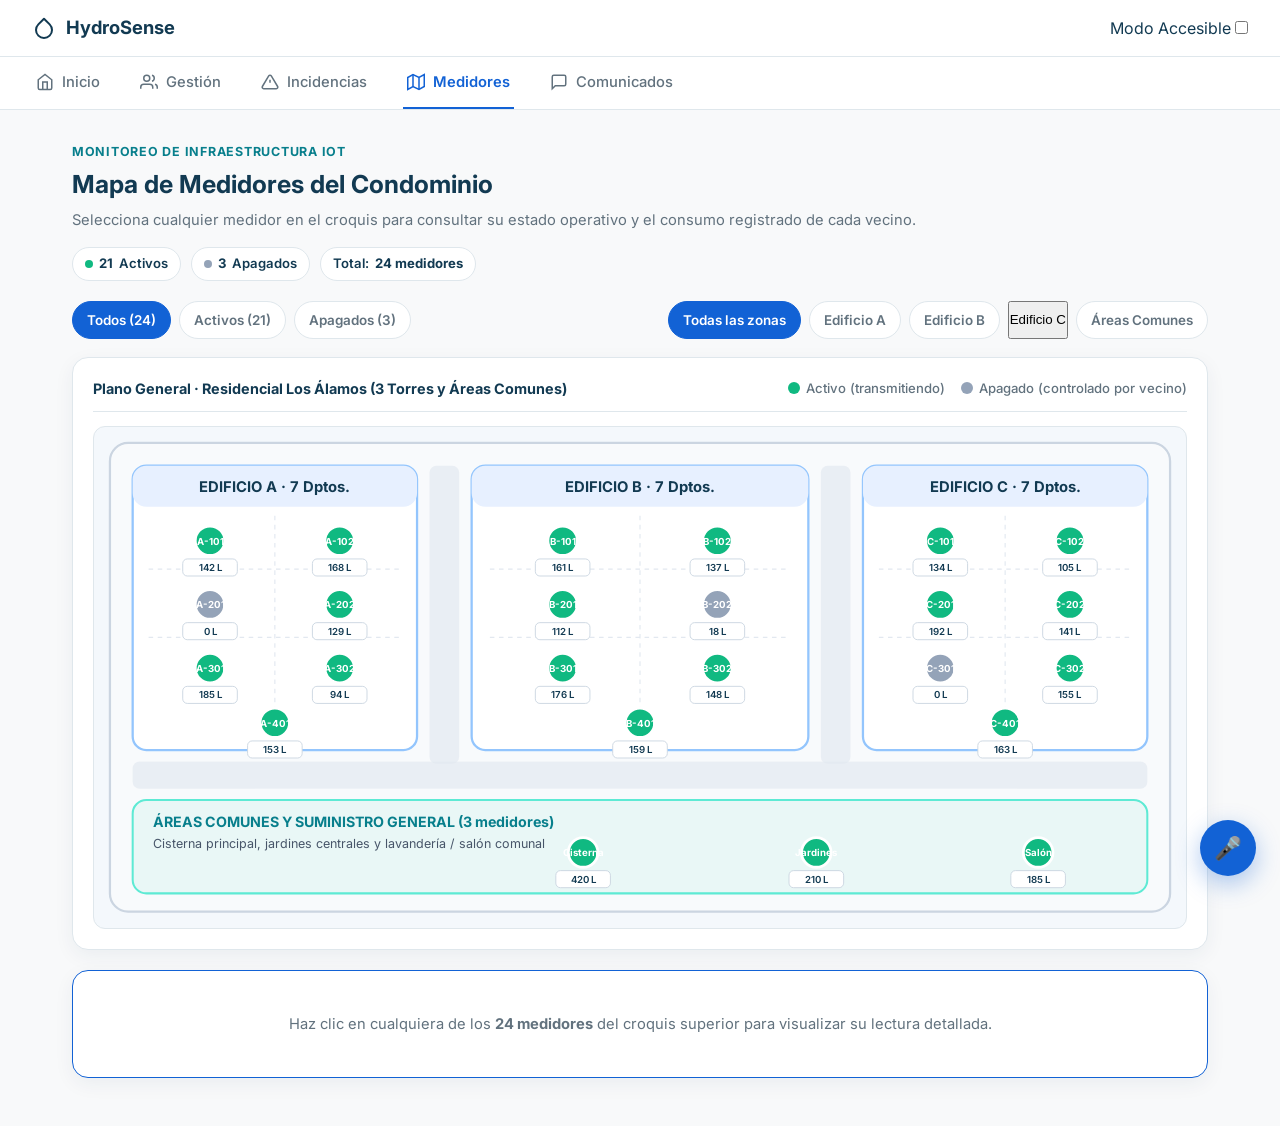
<file: pages/medidores.html>
<!DOCTYPE html>
<html lang="es">
<head>
  <meta charset="UTF-8" />
  <meta name="viewport" content="width=device-width, initial-scale=1.0" />
  <meta name="description" content="Mapa de Medidores IoT del Condominio — HydroSense" />
  <title>Mapa de Medidores — HydroSense</title>
  <link rel="icon" href="../favicon.ico" type="image/x-icon" />
  <link rel="preconnect" href="https://fonts.googleapis.com" />
  <link rel="preconnect" href="https://fonts.gstatic.com" crossorigin />
  <link href="https://fonts.googleapis.com/css2?family=Inter:wght@400;500;600;700&display=swap" rel="stylesheet" />
  <link rel="stylesheet" href="../css/styles.css" />
  <link rel="stylesheet" href="../css/hydrosense-views.css" />
  <link rel="stylesheet" href="../css/responsive.css" />
  <style>
    /* Estilos específicos de Mapa de Medidores (pages/medidores.html) */
    .hs-meters-header {
      display: flex;
      justify-content: space-between;
      align-items: flex-end;
      flex-wrap: wrap;
      gap: 16px;
      margin-bottom: 20px;
    }

    .hs-meters-header h1 {
      margin: 4px 0 6px;
      font-size: 1.55rem;
      font-weight: 700;
      color: var(--color-dark);
    }

    .hs-meters-header p {
      margin: 0;
      font-size: 0.92rem;
      color: var(--color-text-muted);
    }

    .hs-meters-summary {
      display: flex;
      flex-wrap: wrap;
      gap: 10px;
      align-items: center;
    }

    .hs-summary-pill {
      display: inline-flex;
      align-items: center;
      gap: 6px;
      padding: 6px 12px;
      border-radius: 999px;
      font-size: 0.82rem;
      font-weight: 600;
      background: var(--color-bg-card);
      border: 1px solid var(--color-border);
      color: var(--color-dark);
    }

    .hs-summary-pill .dot {
      width: 8px;
      height: 8px;
      border-radius: 50%;
    }

    .hs-summary-pill .dot.is-active { background: #10B981; }
    .hs-summary-pill .dot.is-off { background: #94A3B8; }

    /* Barra de filtros */
    .hs-filter-bar {
      display: flex;
      justify-content: space-between;
      align-items: center;
      flex-wrap: wrap;
      gap: 12px;
      margin-bottom: 18px;
    }

    .hs-filter-group {
      display: flex;
      flex-wrap: wrap;
      gap: 8px;
    }

    .hs-filter-btn {
      min-height: 38px;
      padding: 6px 14px;
      border-radius: 999px;
      border: 1px solid var(--color-border);
      background: var(--color-bg-card);
      color: var(--color-text-muted);
      font-family: inherit;
      font-size: 0.84rem;
      font-weight: 600;
      cursor: pointer;
      transition: all 0.15s ease;
    }

    .hs-filter-btn:hover {
      border-color: var(--color-primary);
      color: var(--color-primary);
    }

    .hs-filter-btn.active {
      background: var(--color-primary);
      border-color: var(--color-primary);
      color: #FFFFFF;
    }

    /* Croquis SVG */
    .hs-map-card {
      padding: 20px;
      border-radius: 16px;
      margin-bottom: 20px;
    }

    .hs-map-legend {
      display: flex;
      justify-content: space-between;
      align-items: center;
      flex-wrap: wrap;
      gap: 12px;
      margin-bottom: 14px;
      padding-bottom: 12px;
      border-bottom: 1px solid var(--color-border);
    }

    .hs-legend-items {
      display: flex;
      flex-wrap: wrap;
      gap: 16px;
      font-size: 0.82rem;
      color: var(--color-text-muted);
      font-weight: 500;
    }

    .hs-legend-item {
      display: inline-flex;
      align-items: center;
      gap: 6px;
    }

    .hs-legend-swatch {
      width: 12px;
      height: 12px;
      border-radius: 50%;
      display: inline-block;
    }

    .hs-svg-wrapper {
      width: 100%;
      overflow-x: auto;
      border-radius: 12px;
      background: #F4F8FC;
      border: 1px solid var(--color-border);
    }

    .hs-condo-svg {
      width: 100%;
      min-width: 780px;
      height: auto;
      display: block;
    }

    /* Nodos interactivos dentro del SVG */
    .meter-node {
      cursor: pointer;
      transition: opacity 0.2s ease;
    }

    .meter-node.is-dimmed {
      opacity: 0.22;
      pointer-events: none;
    }

    .meter-node circle.meter-halo {
      opacity: 0;
      transition: opacity 0.2s ease;
    }

    .meter-node:hover circle.meter-halo,
    .meter-node.is-selected circle.meter-halo {
      opacity: 0.28;
    }

    .meter-node.is-selected circle.meter-core {
      stroke: #123A52;
      stroke-width: 3px;
    }

    /* Ficha de lectura debajo del mapa */
    .hs-meter-detail-card {
      border-radius: 16px;
      padding: 24px;
      border: 1.5px solid var(--color-primary);
      background: var(--color-bg-card);
    }

    .hs-detail-empty {
      text-align: center;
      padding: 18px 12px;
      color: var(--color-text-muted);
      font-size: 0.92rem;
    }

    .hs-detail-header {
      display: flex;
      justify-content: space-between;
      align-items: flex-start;
      flex-wrap: wrap;
      gap: 12px;
      padding-bottom: 16px;
      border-bottom: 1px solid var(--color-border);
      margin-bottom: 18px;
    }

    .hs-detail-title-group h2 {
      margin: 4px 0 2px;
      font-size: 1.25rem;
      color: var(--color-dark);
    }

    .hs-detail-meta-sub {
      font-size: 0.85rem;
      color: var(--color-text-muted);
    }

    .hs-status-badge {
      display: inline-flex;
      align-items: center;
      gap: 6px;
      padding: 5px 12px;
      border-radius: 999px;
      font-size: 0.82rem;
      font-weight: 700;
    }

    .hs-status-badge.is-active {
      background: #E9F7F6;
      color: #087F8C;
    }

    .hs-status-badge.is-off {
      background: #F1F5F9;
      color: #475569;
    }

    .hs-detail-metrics {
      display: grid;
      grid-template-columns: repeat(4, minmax(0, 1fr));
      gap: 14px;
    }

    .hs-detail-box {
      background: var(--color-bg-soft-blue);
      border: 1px solid var(--color-border);
      border-radius: 10px;
      padding: 14px;
    }

    .hs-detail-box span {
      display: block;
      font-size: 0.78rem;
      color: var(--color-text-muted);
      margin-bottom: 4px;
    }

    .hs-detail-box strong {
      font-size: 1.2rem;
      color: var(--color-dark);
    }

    .hs-detail-note {
      margin: 14px 0 0;
      font-size: 0.82rem;
      color: var(--color-text-muted);
    }

    @media (max-width: 768px) {
      .hs-detail-metrics {
        grid-template-columns: repeat(2, minmax(0, 1fr));
      }
    }

    /* Modo accesible */
    body.is-accessible .hs-meter-detail-card,
    body.is-accessible .hs-map-card {
      border: 2px solid #000000 !important;
      background: #FFFFFF !important;
    }
  </style>
</head>
<body>
  <a class="skip-link" href="#contenido-principal">Saltar al contenido principal</a>

  <!-- Topbar consistente con pantallas secundarias -->
  <header class="hs-topbar">
    <a href="../index.html#panel-lider" class="hs-brand" aria-label="HydroSense Inicio">
      <svg width="24" height="24" viewBox="0 0 24 24" fill="none" stroke="currentColor" stroke-width="2" stroke-linecap="round" stroke-linejoin="round" aria-hidden="true">
        <path d="M12 2.69l5.66 5.66a8 8 0 1 1-11.31 0z" />
      </svg>
      <span>HydroSense</span>
    </a>

    <label class="hs-access-toggle" for="toggle-modo-accesible">
      <span>Modo Accesible</span>
      <input type="checkbox" id="toggle-modo-accesible" role="switch" aria-label="Activar modo accesible con texto ampliado y alto contraste" />
    </label>
  </header>

  <!-- Subnav del Líder Comunitario -->
  <nav class="hs-subnav" aria-label="Navegación del panel comunitario">
    <a href="../index.html#panel-lider" class="hs-nav-item">
      <svg viewBox="0 0 24 24" width="18" height="18" fill="none" stroke="currentColor" stroke-width="2" aria-hidden="true">
        <path d="M3 9l9-7 9 7v11a2 2 0 0 1-2 2H5a2 2 0 0 1-2-2z"/><polyline points="9 22 9 12 15 12 15 22"/>
      </svg>
      <span>Inicio</span>
    </a>
    <a href="monitoreo.html" class="hs-nav-item">
      <svg viewBox="0 0 24 24" width="18" height="18" fill="none" stroke="currentColor" stroke-width="2" aria-hidden="true">
        <path d="M17 21v-2a4 4 0 0 0-4-4H5a4 4 0 0 0-4 4v2"/><circle cx="9" cy="7" r="4"/><path d="M23 21v-2a4 4 0 0 0-3-3.87"/><path d="M16 3.13a4 4 0 0 1 0 7.75"/>
      </svg>
      <span>Gestión</span>
    </a>
    <a href="incidencias.html" class="hs-nav-item">
      <svg viewBox="0 0 24 24" width="18" height="18" fill="none" stroke="currentColor" stroke-width="2" aria-hidden="true">
        <path d="M10.29 3.86L1.82 18a2 2 0 0 0 1.71 3h16.94a2 2 0 0 0 1.71-3L13.71 3.86a2 2 0 0 0-3.42 0z"/><line x1="12" y1="9" x2="12" y2="13"/><line x1="12" y1="17" x2="12.01" y2="17"/>
      </svg>
      <span>Incidencias</span>
    </a>
    <a href="medidores.html" class="hs-nav-item active" aria-current="page">
      <svg viewBox="0 0 24 24" width="18" height="18" fill="none" stroke="currentColor" stroke-width="2" aria-hidden="true">
        <polygon points="1 6 1 22 8 18 16 22 23 18 23 2 16 6 8 2 1 6"/><line x1="8" y1="2" x2="8" y2="18"/><line x1="16" y1="6" x2="16" y2="22"/>
      </svg>
      <span>Medidores</span>
    </a>
    <a href="comunicados.html" class="hs-nav-item">
      <svg viewBox="0 0 24 24" width="18" height="18" fill="none" stroke="currentColor" stroke-width="2" aria-hidden="true">
        <path d="M21 15a2 2 0 0 1-2 2H7l-4 4V5a2 2 0 0 1 2-2h14a2 2 0 0 1 2 2z"/>
      </svg>
      <span>Comunicados</span>
    </a>
  </nav>

  <main id="contenido-principal" class="hs-container">
    <div class="hs-meters-header">
      <div>
        <span class="eyebrow">MONITOREO DE INFRAESTRUCTURA IOT</span>
        <h1>Mapa de Medidores del Condominio</h1>
        <p>Selecciona cualquier medidor en el croquis para consultar su estado operativo y el consumo registrado de cada vecino.</p>
      </div>
      <div class="hs-meters-summary" aria-label="Resumen de estado de medidores">
        <span class="hs-summary-pill"><span class="dot is-active"></span> <strong id="countActivos">21</strong> Activos</span>
        <span class="hs-summary-pill"><span class="dot is-off"></span> <strong id="countApagados">3</strong> Apagados</span>
        <span class="hs-summary-pill">Total: <strong>24 medidores</strong></span>
      </div>
    </div>

    <!-- Barra de filtros -->
    <div class="hs-filter-bar" role="region" aria-label="Filtros del croquis de medidores">
      <div class="hs-filter-group" id="filterStatusGroup">
        <button type="button" class="hs-filter-btn active" data-filter-status="all">Todos (24)</button>
        <button type="button" class="hs-filter-btn" data-filter-status="activo">Activos (21)</button>
        <button type="button" class="hs-filter-btn" data-filter-status="apagado">Apagados (3)</button>
      </div>

      <div class="hs-filter-group" id="filterZoneGroup">
        <button type="button" class="hs-filter-btn active" data-filter-zone="all">Todas las zonas</button>
        <button type="button" class="hs-filter-btn" data-filter-zone="edificio-a">Edificio A</button>
        <button type="button" class="hs-filter-btn" data-filter-zone="edificio-b">Edificio B</button>
        <button type="button" class="hs-filter-zone="edificio-c">Edificio C</button>
        <button type="button" class="hs-filter-btn" data-filter-zone="comunes">Áreas Comunes</button>
      </div>
    </div>

    <!-- Croquis Arquitectónico del Condominio (3 Edificios + Áreas Comunes) -->
    <section class="card hs-map-card" aria-label="Croquis interactivo de medidores IoT">
      <div class="hs-map-legend">
        <strong style="font-size:0.9rem; color:var(--color-dark);">Plano General · Residencial Los Álamos (3 Torres y Áreas Comunes)</strong>
        <div class="hs-legend-items">
          <span class="hs-legend-item"><span class="hs-legend-swatch" style="background:#10B981;"></span> Activo (transmitiendo)</span>
          <span class="hs-legend-item"><span class="hs-legend-swatch" style="background:#94A3B8;"></span> Apagado (controlado por vecino)</span>
        </div>
      </div>

      <div class="hs-svg-wrapper">
        <svg id="condoMetersSvg" class="hs-condo-svg" viewBox="0 0 960 440" role="img" aria-label="Croquis del condominio con 24 medidores IoT distribuidos en Edificio A, Edificio B, Edificio C y Áreas Comunes">
          <!-- Fondo y perímetro del condominio -->
          <rect x="14" y="14" width="932" height="412" rx="16" fill="#F8FAFC" stroke="#CBD5E1" stroke-width="2" />

          <!-- Caminos internos / Pasajes -->
          <rect x="295" y="34" width="26" height="262" rx="6" fill="#E2E8F0" opacity="0.65" />
          <rect x="639" y="34" width="26" height="262" rx="6" fill="#E2E8F0" opacity="0.65" />
          <rect x="34" y="294" width="892" height="24" rx="6" fill="#E2E8F0" opacity="0.65" />

          <!-- EDIFICIO A (Izquierda) -->
          <g class="condo-zone-box" data-zone-box="edificio-a">
            <rect x="34" y="34" width="250" height="250" rx="12" fill="#FFFFFF" stroke="#93C5FD" stroke-width="2" />
            <rect x="34" y="34" width="250" height="36" rx="12" fill="#E7F0FF" />
            <text x="159" y="57" text-anchor="middle" font-family="Inter, sans-serif" font-size="13" font-weight="700" fill="#123A52">EDIFICIO A · 7 Dptos.</text>
            <!-- Divisiones internas suaves -->
            <line x1="48" y1="125" x2="270" y2="125" stroke="#E2E8F0" stroke-dasharray="4 4" />
            <line x1="48" y1="185" x2="270" y2="185" stroke="#E2E8F0" stroke-dasharray="4 4" />
            <line x1="159" y1="78" x2="159" y2="272" stroke="#E2E8F0" stroke-dasharray="4 4" />
          </g>

          <!-- EDIFICIO B (Centro) -->
          <g class="condo-zone-box" data-zone-box="edificio-b">
            <rect x="332" y="34" width="296" height="250" rx="12" fill="#FFFFFF" stroke="#93C5FD" stroke-width="2" />
            <rect x="332" y="34" width="296" height="36" rx="12" fill="#E7F0FF" />
            <text x="480" y="57" text-anchor="middle" font-family="Inter, sans-serif" font-size="13" font-weight="700" fill="#123A52">EDIFICIO B · 7 Dptos.</text>
            <line x1="348" y1="125" x2="612" y2="125" stroke="#E2E8F0" stroke-dasharray="4 4" />
            <line x1="348" y1="185" x2="612" y2="185" stroke="#E2E8F0" stroke-dasharray="4 4" />
            <line x1="480" y1="78" x2="480" y2="272" stroke="#E2E8F0" stroke-dasharray="4 4" />
          </g>

          <!-- EDIFICIO C (Derecha) -->
          <g class="condo-zone-box" data-zone-box="edificio-c">
            <rect x="676" y="34" width="250" height="250" rx="12" fill="#FFFFFF" stroke="#93C5FD" stroke-width="2" />
            <rect x="676" y="34" width="250" height="36" rx="12" fill="#E7F0FF" />
            <text x="801" y="57" text-anchor="middle" font-family="Inter, sans-serif" font-size="13" font-weight="700" fill="#123A52">EDIFICIO C · 7 Dptos.</text>
            <line x1="690" y1="125" x2="912" y2="125" stroke="#E2E8F0" stroke-dasharray="4 4" />
            <line x1="690" y1="185" x2="912" y2="185" stroke="#E2E8F0" stroke-dasharray="4 4" />
            <line x1="801" y1="78" x2="801" y2="272" stroke="#E2E8F0" stroke-dasharray="4 4" />
          </g>

          <!-- ÁREAS COMUNES (Franja inferior) -->
          <g class="condo-zone-box" data-zone-box="comunes">
            <rect x="34" y="328" width="892" height="82" rx="12" fill="#E9F7F6" stroke="#5EEAD4" stroke-width="1.8" />
            <text x="52" y="352" font-family="Inter, sans-serif" font-size="12.5" font-weight="700" fill="#087F8C">ÁREAS COMUNES Y SUMINISTRO GENERAL (3 medidores)</text>
            <text x="52" y="370" font-family="Inter, sans-serif" font-size="11" fill="#475569">Cisterna principal, jardines centrales y lavandería / salón comunal</text>
          </g>

          <!-- Capa dinámica donde JS dibuja los 24 medidores -->
          <g id="metersNodesLayer"></g>
        </svg>
      </div>
    </section>

    <!-- Ficha de Lectura debajo del mapa (solo lectura, sin botones de encendido/apagado para el líder) -->
    <section id="meterDetailCard" class="card hs-meter-detail-card" aria-live="polite">
      <div class="hs-detail-empty" id="meterDetailEmpty">
        Haz clic en cualquiera de los <strong>24 medidores</strong> del croquis superior para visualizar su lectura detallada.
      </div>

      <div id="meterDetailContent" hidden>
        <div class="hs-detail-header">
          <div class="hs-detail-title-group">
            <span class="eyebrow" id="detailZoneLabel">EDIFICIO A</span>
            <h2 id="detailUnitTitle">Dpto. A-101 · Fam. Quispe Mamani</h2>
            <span class="hs-detail-meta-sub" id="detailSensorCode">Código IoT: HS-EA-101 · Última lectura: hace 2 min</span>
          </div>
          <span class="hs-status-badge is-active" id="detailStatusBadge">
            <span class="hs-dot"></span> <span id="detailStatusText">Activo</span>
          </span>
        </div>

        <div class="hs-detail-metrics">
          <div class="hs-detail-box">
            <span>Consumo registrado hoy</span>
            <strong id="detailLitersToday">142 L</strong>
          </div>
          <div class="hs-detail-box">
            <span>Acumulado del mes</span>
            <strong id="detailLitersMonth">4,180 L</strong>
          </div>
          <div class="hs-detail-box">
            <span>Caudal instantáneo</span>
            <strong id="detailFlowRate">0.0 L/min</strong>
          </div>
          <div class="hs-detail-box">
            <span>Batería del nodo IoT</span>
            <strong id="detailBattery">94%</strong>
          </div>
        </div>

        <p class="hs-detail-note" id="detailOwnerNote">
          Nota operativa: El encendido o apagado de este medidor es gestionado directamente por el residente asignado desde su panel personal.
        </p>
      </div>
    </section>
  </main>

  <!-- Toast y botón flotante de Asistente por Voz -->
  <div id="voice-toast" class="voice-toast" role="status" aria-live="polite" hidden></div>
  <button id="btn-asistente-voz" class="fab-voice" type="button" aria-label="Consultar consumo mediante comandos de voz" title="Asistente por voz">
    <span aria-hidden="true">🎤</span>
  </button>

  <script src="../js/hydrosense-views.js"></script>
  <script>
    document.addEventListener('DOMContentLoaded', () => {
      const METERS_DATA = [
        // Edificio A (7 medidores)
        { id: 'HS-EA-101', zone: 'edificio-a', zoneName: 'Edificio A', unit: 'Dpto. A-101', resident: 'Fam. Quispe Mamani', status: 'activo', litersToday: 142, litersMonth: 4180, flow: '0.0 L/min', battery: '94%', lastSync: 'hace 2 min', x: 102, y: 100 },
        { id: 'HS-EA-102', zone: 'edificio-a', zoneName: 'Edificio A', unit: 'Dpto. A-102', resident: 'Fam. Paredes Huamán', status: 'activo', litersToday: 168, litersMonth: 4890, flow: '1.4 L/min', battery: '91%', lastSync: 'hace 1 min', x: 216, y: 100 },
        { id: 'HS-EA-201', zone: 'edificio-a', zoneName: 'Edificio A', unit: 'Dpto. A-201', resident: 'Fam. Mendoza Torres', status: 'apagado', litersToday: 0, litersMonth: 3210, flow: '0.0 L/min', battery: '88%', lastSync: 'Apagado por usuario (08:15 h)', x: 102, y: 156 },
        { id: 'HS-EA-202', zone: 'edificio-a', zoneName: 'Edificio A', unit: 'Dpto. A-202', resident: 'Fam. Chávez Rojas', status: 'activo', litersToday: 129, litersMonth: 3870, flow: '0.0 L/min', battery: '96%', lastSync: 'hace 3 min', x: 216, y: 156 },
        { id: 'HS-EA-301', zone: 'edificio-a', zoneName: 'Edificio A', unit: 'Dpto. A-301', resident: 'Fam. Salazar Vega', status: 'activo', litersToday: 185, litersMonth: 5340, flow: '2.1 L/min', battery: '85%', lastSync: 'hace 1 min', x: 102, y: 212 },
        { id: 'HS-EA-302', zone: 'edificio-a', zoneName: 'Edificio A', unit: 'Dpto. A-302', resident: 'Srta. Lucía Flores', status: 'activo', litersToday: 94, litersMonth: 2790, flow: '0.0 L/min', battery: '92%', lastSync: 'hace 4 min', x: 216, y: 212 },
        { id: 'HS-EA-401', zone: 'edificio-a', zoneName: 'Edificio A', unit: 'Dpto. A-401', resident: 'Fam. Castillo Ruiz', status: 'activo', litersToday: 153, litersMonth: 4510, flow: '0.0 L/min', battery: '90%', lastSync: 'hace 2 min', x: 159, y: 260 },

        // Edificio B (7 medidores)
        { id: 'HS-EB-101', zone: 'edificio-b', zoneName: 'Edificio B', unit: 'Dpto. B-101', resident: 'Fam. Gutiérrez Soto', status: 'activo', litersToday: 161, litersMonth: 4720, flow: '0.0 L/min', battery: '95%', lastSync: 'hace 1 min', x: 412, y: 100 },
        { id: 'HS-EB-102', zone: 'edificio-b', zoneName: 'Edificio B', unit: 'Dpto. B-102', resident: 'Fam. Vargas León', status: 'activo', litersToday: 137, litersMonth: 4020, flow: '0.0 L/min', battery: '89%', lastSync: 'hace 3 min', x: 548, y: 100 },
        { id: 'HS-EB-201', zone: 'edificio-b', zoneName: 'Edificio B', unit: 'Dpto. B-201', resident: 'Sr. Diego Morales', status: 'activo', litersToday: 112, litersMonth: 3360, flow: '0.8 L/min', battery: '93%', lastSync: 'hace 1 min', x: 412, y: 156 },
        { id: 'HS-EB-202', zone: 'edificio-b', zoneName: 'Edificio B', unit: 'Dpto. B-202', resident: 'Fam. Ramírez Cruz', status: 'apagado', litersToday: 18, litersMonth: 3640, flow: '0.0 L/min', battery: '82%', lastSync: 'Apagado por usuario (ayer)', x: 548, y: 156 },
        { id: 'HS-EB-301', zone: 'edificio-b', zoneName: 'Edificio B', unit: 'Dpto. B-301', resident: 'Fam. Herrera Díaz', status: 'activo', litersToday: 176, litersMonth: 5110, flow: '0.0 L/min', battery: '91%', lastSync: 'hace 2 min', x: 412, y: 212 },
        { id: 'HS-EB-302', zone: 'edificio-b', zoneName: 'Edificio B', unit: 'Dpto. B-302', resident: 'Fam. Ortiz Peña', status: 'activo', litersToday: 148, litersMonth: 4390, flow: '0.0 L/min', battery: '97%', lastSync: 'hace 2 min', x: 548, y: 212 },
        { id: 'HS-EB-401', zone: 'edificio-b', zoneName: 'Edificio B', unit: 'Dpto. B-401', resident: 'Fam. Navarro Silva', status: 'activo', litersToday: 159, litersMonth: 4680, flow: '1.1 L/min', battery: '87%', lastSync: 'hace 1 min', x: 480, y: 260 },

        // Edificio C (7 medidores)
        { id: 'HS-EC-101', zone: 'edificio-c', zoneName: 'Edificio C', unit: 'Dpto. C-101', resident: 'Fam. Campos Ríos', status: 'activo', litersToday: 134, litersMonth: 3980, flow: '0.0 L/min', battery: '94%', lastSync: 'hace 2 min', x: 744, y: 100 },
        { id: 'HS-EC-102', zone: 'edificio-c', zoneName: 'Edificio C', unit: 'Dpto. C-102', resident: 'Sra. Elena Aguilar', status: 'activo', litersToday: 105, litersMonth: 3120, flow: '0.0 L/min', battery: '92%', lastSync: 'hace 4 min', x: 858, y: 100 },
        { id: 'HS-EC-201', zone: 'edificio-c', zoneName: 'Edificio C', unit: 'Dpto. C-201', resident: 'Fam. Delgado Ponce', status: 'activo', litersToday: 192, litersMonth: 5620, flow: '2.6 L/min', battery: '84%', lastSync: 'hace 1 min', x: 744, y: 156 },
        { id: 'HS-EC-202', zone: 'edificio-c', zoneName: 'Edificio C', unit: 'Dpto. C-202', resident: 'Fam. Medina Lara', status: 'activo', litersToday: 141, litersMonth: 4150, flow: '0.0 L/min', battery: '90%', lastSync: 'hace 3 min', x: 858, y: 156 },
        { id: 'HS-EC-301', zone: 'edificio-c', zoneName: 'Edificio C', unit: 'Dpto. C-301', resident: 'Sr. Carlos Benítez', status: 'apagado', litersToday: 0, litersMonth: 2450, flow: '0.0 L/min', battery: '79%', lastSync: 'Apagado por usuario (viaje)', x: 744, y: 212 },
        { id: 'HS-EC-302', zone: 'edificio-c', zoneName: 'Edificio C', unit: 'Dpto. C-302', resident: 'Fam. Cárdenas Luna', status: 'activo', litersToday: 155, litersMonth: 4590, flow: '0.0 L/min', battery: '95%', lastSync: 'hace 2 min', x: 858, y: 212 },
        { id: 'HS-EC-401', zone: 'edificio-c', zoneName: 'Edificio C', unit: 'Dpto. C-401', resident: 'Fam. Espinoza Gil', status: 'activo', litersToday: 163, litersMonth: 4810, flow: '0.0 L/min', battery: '91%', lastSync: 'hace 1 min', x: 801, y: 260 },

        // Áreas Comunes (3 medidores)
        { id: 'HS-AC-01', zone: 'comunes', zoneName: 'Áreas Comunes', unit: 'Cisterna Principal', resident: 'Suministro General Condominio', status: 'activo', litersToday: 420, litersMonth: 12400, flow: '4.2 L/min', battery: '98%', lastSync: 'hace 1 min', x: 430, y: 374 },
        { id: 'HS-AC-02', zone: 'comunes', zoneName: 'Áreas Comunes', unit: 'Riego Jardines Centrales', resident: 'Mantenimiento Áreas Verdes', status: 'activo', litersToday: 210, litersMonth: 5800, flow: '0.0 L/min', battery: '89%', lastSync: 'hace 5 min', x: 635, y: 374 },
        { id: 'HS-AC-03', zone: 'comunes', zoneName: 'Áreas Comunes', unit: 'Salón y Lavandería Comunal', resident: 'Uso Vecinal Compartido', status: 'activo', litersToday: 185, litersMonth: 5120, flow: '1.5 L/min', battery: '93%', lastSync: 'hace 2 min', x: 830, y: 374 }
      ];

      const nodesLayer = document.getElementById('metersNodesLayer');
      let selectedMeterId = null;
      let currentStatusFilter = 'all';
      let currentZoneFilter = 'all';

      function renderNodes() {
        nodesLayer.innerHTML = METERS_DATA.map(m => {
          const isActive = m.status === 'activo';
          const fillColor = isActive ? '#10B981' : '#94A3B8';
          const haloColor = isActive ? '#10B981' : '#64748B';
          const shortTag = m.unit.replace('Dpto. ', '').replace('Cisterna Principal', 'Cisterna').replace('Riego Jardines Centrales', 'Jardines').replace('Salón y Lavandería Comunal', 'Salón');
          const matchesStatus = currentStatusFilter === 'all' || m.status === currentStatusFilter;
          const matchesZone = currentZoneFilter === 'all' || m.zone === currentZoneFilter;
          const isDimmed = !(matchesStatus && matchesZone);
          const isSelected = selectedMeterId === m.id;

          return `
            <g class="meter-node ${isDimmed ? 'is-dimmed' : ''} ${isSelected ? 'is-selected' : ''}"
               data-meter-id="${m.id}"
               tabindex="0"
               role="button"
               aria-label="${m.unit}, ${m.resident}, estado ${m.status}, ${m.litersToday} litros hoy">
              <circle class="meter-halo" cx="${m.x}" cy="${m.y}" r="22" fill="${haloColor}" />
              <circle class="meter-core" cx="${m.x}" cy="${m.y}" r="13" fill="${fillColor}" stroke="#FFFFFF" stroke-width="2.5" />
              <text x="${m.x}" y="${m.y + 3.5}" text-anchor="middle" font-family="Inter, sans-serif" font-size="8.5" font-weight="700" fill="#FFFFFF">${shortTag}</text>
              <rect x="${m.x - 24}" y="${m.y + 16}" width="48" height="15" rx="4" fill="#FFFFFF" stroke="#CBD5E1" stroke-width="0.8" />
              <text x="${m.x}" y="${m.y + 26.5}" text-anchor="middle" font-family="Inter, sans-serif" font-size="8.5" font-weight="600" fill="#123A52">${m.litersToday} L</text>
            </g>
          `;
        }).join('');

        document.querySelectorAll('.meter-node').forEach(node => {
          const handler = () => selectMeter(node.dataset.meterId);
          node.addEventListener('click', handler);
          node.addEventListener('keydown', e => {
            if (e.key === 'Enter' || e.key === ' ') {
              e.preventDefault();
              handler();
            }
          });
        });
      }

      function selectMeter(meterId) {
        const meter = METERS_DATA.find(m => m.id === meterId);
        if (!meter) return;
        selectedMeterId = meter.id;
        renderNodes();

        document.getElementById('meterDetailEmpty').hidden = true;
        const content = document.getElementById('meterDetailContent');
        content.hidden = false;

        document.getElementById('detailZoneLabel').textContent = meter.zoneName.toUpperCase();
        document.getElementById('detailUnitTitle').textContent = `${meter.unit} · ${meter.resident}`;
        document.getElementById('detailSensorCode').textContent = `Código IoT: ${meter.id} · Última sincronización: ${meter.lastSync}`;

        const badge = document.getElementById('detailStatusBadge');
        const statusText = document.getElementById('detailStatusText');
        const isActive = meter.status === 'activo';
        badge.className = `hs-status-badge ${isActive ? 'is-active' : 'is-off'}`;
        statusText.textContent = isActive ? 'Activo' : 'Apagado';

        document.getElementById('detailLitersToday').textContent = `${meter.litersToday} L`;
        document.getElementById('detailLitersMonth').textContent = `${meter.litersMonth.toLocaleString('es-PE')} L`;
        document.getElementById('detailFlowRate').textContent = meter.flow;
        document.getElementById('detailBattery').textContent = meter.battery;
      }

      document.querySelectorAll('#filterStatusGroup .hs-filter-btn').forEach(btn => {
        btn.addEventListener('click', () => {
          document.querySelectorAll('#filterStatusGroup .hs-filter-btn').forEach(b => b.classList.remove('active'));
          btn.classList.add('active');
          currentStatusFilter = btn.dataset.filterStatus;
          renderNodes();
        });
      });

      document.querySelectorAll('#filterZoneGroup .hs-filter-btn').forEach(btn => {
        btn.addEventListener('click', () => {
          document.querySelectorAll('#filterZoneGroup .hs-filter-btn').forEach(b => b.classList.remove('active'));
          btn.classList.add('active');
          currentZoneFilter = btn.dataset.filterZone;
          renderNodes();
        });
      });

      renderNodes();
    });
  </script>
</body>
</html>
</file>
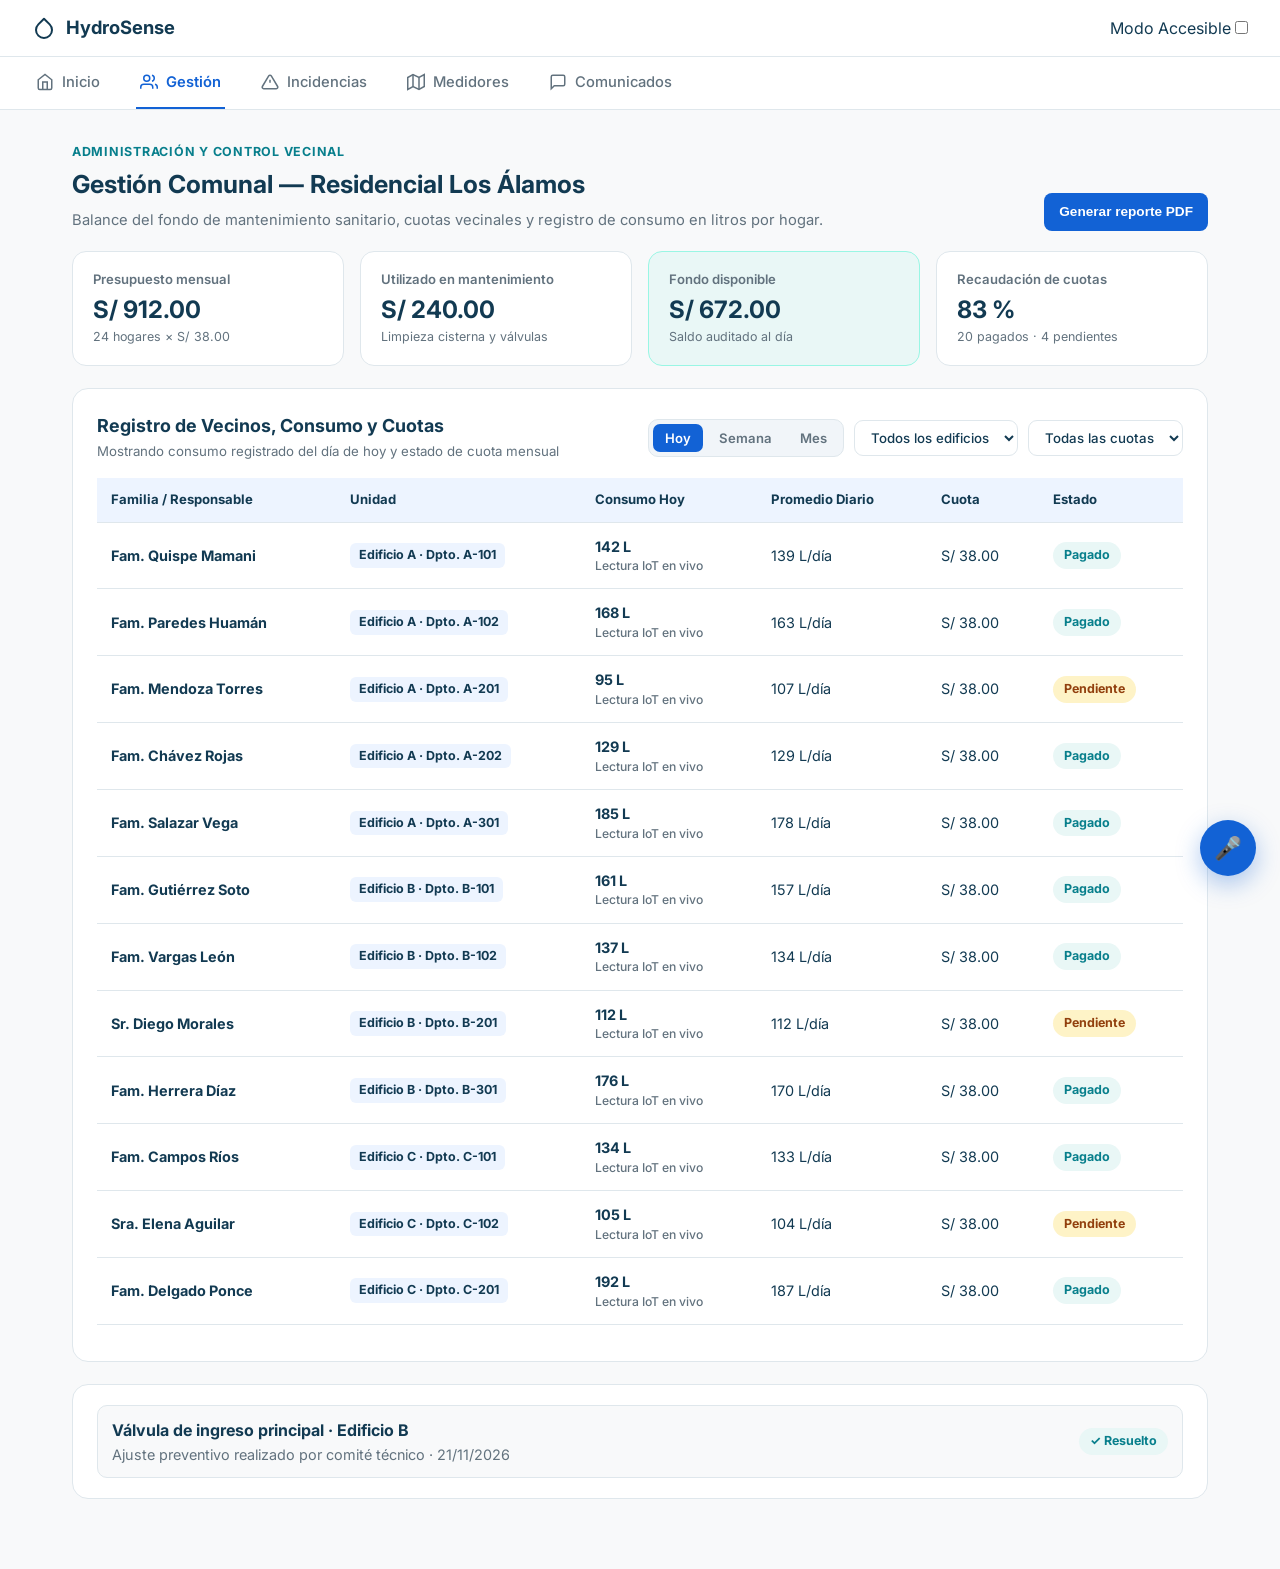
<file: pages/monitoreo.html>
<!DOCTYPE html>
<html lang="es">
<head>
  <meta charset="UTF-8" />
  <meta name="viewport" content="width=device-width, initial-scale=1.0" />
  <meta name="description" content="Gestión Comunal y Registro Vecinal — HydroSense" />
  <title>Gestión Comunal — HydroSense</title>
  <link rel="icon" href="../favicon.ico" type="image/x-icon" />
  <link rel="preconnect" href="https://fonts.googleapis.com" />
  <link rel="preconnect" href="https://fonts.gstatic.com" crossorigin />
  <link href="https://fonts.googleapis.com/css2?family=Inter:wght@400;500;600;700&display=swap" rel="stylesheet" />
  <link rel="stylesheet" href="../css/styles.css" />
  <link rel="stylesheet" href="../css/hydrosense-views.css" />
  <link rel="stylesheet" href="../css/responsive.css" />
  <style>
    /* Estilos específicos de Gestión Comunal (pages/monitoreo.html) alineados al resto de pestañas */
    .hs-ges-header {
      display: flex;
      justify-content: space-between;
      align-items: flex-end;
      flex-wrap: wrap;
      gap: 16px;
      margin-bottom: 20px;
    }

    .hs-ges-header h1 {
      margin: 4px 0 6px;
      font-size: 1.55rem;
      font-weight: 700;
      color: var(--color-dark);
    }

    .hs-ges-header p {
      margin: 0;
      font-size: 0.92rem;
      color: var(--color-text-muted);
    }

    .hs-ges-header-actions {
      display: flex;
      flex-wrap: wrap;
      align-items: center;
      gap: 10px;
    }

    /* Tarjetas superiores de presupuesto y consumo */
    .hs-ges-kpis {
      display: grid;
      grid-template-columns: repeat(4, minmax(0, 1fr));
      gap: 16px;
      margin-bottom: 22px;
    }

    .hs-ges-kpi-card {
      background: var(--color-bg-card);
      border: 1px solid var(--color-border);
      border-radius: 14px;
      padding: 18px 20px;
    }

    .hs-ges-kpi-card.is-highlight {
      background: var(--color-bg-soft-teal);
      border-color: #99F6E4;
    }

    .hs-ges-kpi-label {
      display: block;
      font-size: 0.82rem;
      font-weight: 600;
      color: var(--color-text-muted);
      margin-bottom: 6px;
    }

    .hs-ges-kpi-value {
      font-size: 1.5rem;
      font-weight: 700;
      color: var(--color-dark);
      line-height: 1.2;
    }

    .hs-ges-kpi-sub {
      display: block;
      margin-top: 4px;
      font-size: 0.78rem;
      color: var(--color-text-muted);
    }

    /* Contenedor principal de tabla de vecinos */
    .hs-ges-panel {
      background: var(--color-bg-card);
      border: 1px solid var(--color-border);
      border-radius: 16px;
      padding: 24px;
      margin-bottom: 22px;
    }

    .hs-ges-toolbar {
      display: flex;
      justify-content: space-between;
      align-items: center;
      flex-wrap: wrap;
      gap: 12px;
      margin-bottom: 16px;
    }

    .hs-ges-toolbar-left {
      display: flex;
      flex-direction: column;
      gap: 2px;
    }

    .hs-ges-toolbar-left h2 {
      margin: 0;
      font-size: 1.12rem;
      font-weight: 700;
      color: var(--color-dark);
    }

    .hs-ges-toolbar-left span {
      font-size: 0.83rem;
      color: var(--color-text-muted);
    }

    .hs-ges-controls {
      display: flex;
      flex-wrap: wrap;
      align-items: center;
      gap: 10px;
    }

    .hs-period-pills {
      display: inline-flex;
      background: #F1F5F9;
      padding: 4px;
      border-radius: 10px;
      border: 1px solid var(--color-border);
      gap: 4px;
    }

    .hs-period-pill {
      padding: 6px 12px;
      border: none;
      border-radius: 7px;
      background: transparent;
      color: var(--color-text-muted);
      font-family: inherit;
      font-size: 0.82rem;
      font-weight: 600;
      cursor: pointer;
    }

    .hs-period-pill.active {
      background: var(--color-primary);
      color: #FFFFFF;
    }

    .hs-ges-select {
      min-height: 36px;
      padding: 5px 12px;
      border-radius: 9px;
      border: 1px solid var(--color-border);
      background: #FFFFFF;
      color: var(--color-dark);
      font-family: inherit;
      font-size: 0.83rem;
      font-weight: 500;
    }

    /* Tabla ampliada */
    .hs-ges-table {
      width: 100%;
      border-collapse: collapse;
      text-align: left;
      font-size: 0.9rem;
    }

    .hs-ges-table th {
      padding: 12px 14px;
      background: var(--color-bg-soft-blue);
      color: var(--color-dark);
      font-weight: 700;
      font-size: 0.82rem;
      border-bottom: 1.5px solid var(--color-border);
      white-space: nowrap;
    }

    .hs-ges-table td {
      padding: 13px 14px;
      border-bottom: 1px solid var(--color-border);
      color: var(--color-dark);
      vertical-align: middle;
    }

    .hs-ges-table tbody tr:hover {
      background: #F8FAFC;
    }

    .hs-unit-badge {
      display: inline-block;
      padding: 3px 9px;
      border-radius: 6px;
      background: #EDF4FF;
      color: #123A52;
      font-size: 0.78rem;
      font-weight: 700;
    }

    .hs-liters-cell {
      font-weight: 700;
      color: var(--color-primary);
    }

    .hs-liters-sub {
      display: block;
      font-size: 0.76rem;
      font-weight: 500;
      color: var(--color-text-muted);
    }

    .hs-pay-badge {
      display: inline-flex;
      align-items: center;
      gap: 5px;
      padding: 4px 11px;
      border-radius: 999px;
      font-size: 0.78rem;
      font-weight: 700;
    }

    .hs-pay-badge.is-paid {
      background: #E9F7F6;
      color: #087F8C;
    }

    .hs-pay-badge.is-pending {
      background: #FEF3C7;
      color: #92400E;
    }

    /* Bitácora resumida inferior */
    .hs-ges-log-item {
      display: flex;
      justify-content: space-between;
      align-items: center;
      flex-wrap: wrap;
      gap: 10px;
      padding: 12px 14px;
      border-radius: 10px;
      background: #F8F9FA;
      border: 1px solid var(--color-border);
    }

    @media (max-width: 900px) {
      .hs-ges-kpis {
        grid-template-columns: repeat(2, minmax(0, 1fr));
      }
    }

    @media (max-width: 560px) {
      .hs-ges-kpis {
        grid-template-columns: 1fr;
      }
    }

    body.is-accessible .hs-ges-kpi-card,
    body.is-accessible .hs-ges-panel {
      border: 2px solid #000000 !important;
      background: #FFFFFF !important;
    }
  </style>
</head>
<body>
  <a class="skip-link" href="#contenido-principal">Saltar al contenido principal</a>

  <!-- Topbar consistente con todas las pantallas (logo a la izquierda, Modo Accesible a la derecha) -->
  <header class="hs-topbar">
    <a href="../index.html#panel-lider" class="hs-brand" aria-label="HydroSense Inicio">
      <svg width="24" height="24" viewBox="0 0 24 24" fill="none" stroke="currentColor" stroke-width="2" stroke-linecap="round" stroke-linejoin="round" aria-hidden="true">
        <path d="M12 2.69l5.66 5.66a8 8 0 1 1-11.31 0z" />
      </svg>
      <span>HydroSense</span>
    </a>

    <label class="hs-access-toggle" for="toggle-modo-accesible">
      <span>Modo Accesible</span>
      <input type="checkbox" id="toggle-modo-accesible" role="switch" aria-label="Activar modo accesible con texto ampliado y alto contraste" />
    </label>
  </header>

  <!-- Subnav del Líder Comunitario -->
  <nav class="hs-subnav" aria-label="Navegación del panel comunitario">
    <a href="../index.html#panel-lider" class="hs-nav-item">
      <svg viewBox="0 0 24 24" width="18" height="18" fill="none" stroke="currentColor" stroke-width="2" aria-hidden="true">
        <path d="M3 9l9-7 9 7v11a2 2 0 0 1-2 2H5a2 2 0 0 1-2-2z"/><polyline points="9 22 9 12 15 12 15 22"/>
      </svg>
      <span>Inicio</span>
    </a>
    <a href="monitoreo.html" class="hs-nav-item active" aria-current="page">
      <svg viewBox="0 0 24 24" width="18" height="18" fill="none" stroke="currentColor" stroke-width="2" aria-hidden="true">
        <path d="M17 21v-2a4 4 0 0 0-4-4H5a4 4 0 0 0-4 4v2"/><circle cx="9" cy="7" r="4"/><path d="M23 21v-2a4 4 0 0 0-3-3.87"/><path d="M16 3.13a4 4 0 0 1 0 7.75"/>
      </svg>
      <span>Gestión</span>
    </a>
    <a href="incidencias.html" class="hs-nav-item">
      <svg viewBox="0 0 24 24" width="18" height="18" fill="none" stroke="currentColor" stroke-width="2" aria-hidden="true">
        <path d="M10.29 3.86L1.82 18a2 2 0 0 0 1.71 3h16.94a2 2 0 0 0 1.71-3L13.71 3.86a2 2 0 0 0-3.42 0z"/><line x1="12" y1="9" x2="12" y2="13"/><line x1="12" y1="17" x2="12.01" y2="17"/>
      </svg>
      <span>Incidencias</span>
    </a>
    <a href="medidores.html" class="hs-nav-item">
      <svg viewBox="0 0 24 24" width="18" height="18" fill="none" stroke="currentColor" stroke-width="2" aria-hidden="true">
        <polygon points="1 6 1 22 8 18 16 22 23 18 23 2 16 6 8 2 1 6"/><line x1="8" y1="2" x2="8" y2="18"/><line x1="16" y1="6" x2="16" y2="22"/>
      </svg>
      <span>Medidores</span>
    </a>
    <a href="comunicados.html" class="hs-nav-item">
      <svg viewBox="0 0 24 24" width="18" height="18" fill="none" stroke="currentColor" stroke-width="2" aria-hidden="true">
        <path d="M21 15a2 2 0 0 1-2 2H7l-4 4V5a2 2 0 0 1 2-2h14a2 2 0 0 1 2 2z"/>
      </svg>
      <span>Comunicados</span>
    </a>
  </nav>

  <main id="contenido-principal" class="hs-container">
    <div class="hs-ges-header">
      <div>
        <span class="eyebrow">ADMINISTRACIÓN Y CONTROL VECINAL</span>
        <h1>Gestión Comunal — Residencial Los Álamos</h1>
        <p>Balance del fondo de mantenimiento sanitario, cuotas vecinales y registro de consumo en litros por hogar.</p>
      </div>

      <div class="hs-ges-header-actions">
        <button type="button" class="btn btn-primary btn-sm" id="btn-reporte-pdf">Generar reporte PDF</button>
      </div>
    </div>

    <!-- KPIs de Presupuesto y Consumo -->
    <section class="hs-ges-kpis" aria-label="Resumen financiero y de consumo del condominio">
      <div class="hs-ges-kpi-card">
        <span class="hs-ges-kpi-label">Presupuesto mensual</span>
        <strong class="hs-ges-kpi-value">S/ 912.00</strong>
        <span class="hs-ges-kpi-sub">24 hogares × S/ 38.00</span>
      </div>
      <div class="hs-ges-kpi-card">
        <span class="hs-ges-kpi-label">Utilizado en mantenimiento</span>
        <strong class="hs-ges-kpi-value">S/ 240.00</strong>
        <span class="hs-ges-kpi-sub">Limpieza cisterna y válvulas</span>
      </div>
      <div class="hs-ges-kpi-card is-highlight">
        <span class="hs-ges-kpi-label">Fondo disponible</span>
        <strong class="hs-ges-kpi-value text-teal">S/ 672.00</strong>
        <span class="hs-ges-kpi-sub">Saldo auditado al día</span>
      </div>
      <div class="hs-ges-kpi-card">
        <span class="hs-ges-kpi-label">Recaudación de cuotas</span>
        <strong class="hs-ges-kpi-value">83 %</strong>
        <span class="hs-ges-kpi-sub">20 pagados · 4 pendientes</span>
      </div>
    </section>

    <!-- Tabla ampliada: Estado de Cuotas Vecinales + Registro de Litros (Día / Semana / Mes) -->
    <section class="hs-ges-panel" aria-label="Registro de vecinos, consumo de agua y cuotas">
      <div class="hs-ges-toolbar">
        <div class="hs-ges-toolbar-left">
          <h2>Registro de Vecinos, Consumo y Cuotas</h2>
          <span id="gesSubtitlePeriod">Mostrando consumo registrado del día de hoy y estado de cuota mensual</span>
        </div>

        <div class="hs-ges-controls">
          <div class="hs-period-pills" role="group" aria-label="Periodo de consumo en litros">
            <button type="button" class="hs-period-pill active" data-liters-period="dia">Hoy</button>
            <button type="button" class="hs-period-pill" data-liters-period="semana">Semana</button>
            <button type="button" class="hs-period-pill" data-liters-period="mes">Mes</button>
          </div>

          <select id="filterEdificioSelect" class="hs-ges-select" aria-label="Filtrar por edificio">
            <option value="all">Todos los edificios</option>
            <option value="Edificio A">Edificio A</option>
            <option value="Edificio B">Edificio B</option>
            <option value="Edificio C">Edificio C</option>
          </select>

          <select id="filterPagoSelect" class="hs-ges-select" aria-label="Filtrar por estado de cuota">
            <option value="all">Todas las cuotas</option>
            <option value="Pagado">Pagado</option>
            <option value="Pendiente">Pendiente</option>
          </select>
        </div>
      </div>

      <div class="table-responsive">
        <table class="hs-ges-table" aria-label="Listado de vecinos con consumo de agua y cuota">
          <thead>
            <tr>
              <th>Familia / Responsable</th>
              <th>Unidad</th>
              <th id="thLitrosCol">Consumo Hoy</th>
              <th>Promedio Diario</th>
              <th>Cuota</th>
              <th>Estado</th>
            </tr>
          </thead>
          <tbody id="vecinosGestionBody"></tbody>
        </table>
      </div>
      <p id="estado-comunal-monitoreo" class="helper-text" style="margin-top:12px;" aria-live="polite"></p>
    </section>

    <!-- Mantenimiento reciente -->
    <section class="hs-ges-panel" style="padding:20px 24px;" aria-label="Última intervención técnica">
      <div class="hs-ges-log-item">
        <div>
          <strong>Válvula de ingreso principal · Edificio B</strong>
          <span class="helper-text" style="display:block; margin:2px 0 0;">Ajuste preventivo realizado por comité técnico · 21/11/2026</span>
        </div>
        <span class="hs-pay-badge is-paid">✓ Resuelto</span>
      </div>
    </section>
  </main>

  <div id="voice-toast" class="voice-toast" role="status" aria-live="polite" hidden></div>

  <button id="btn-asistente-voz" class="fab-voice" type="button" aria-label="Consultar consumo mediante comandos de voz" title="Asistente por voz">
    <span aria-hidden="true">🎤</span>
  </button>

  <script src="../js/hydrosense-views.js"></script>
  <script>
    document.addEventListener('DOMContentLoaded', () => {
      const NEIGHBORS_DATA = [
        { family: 'Fam. Quispe Mamani', building: 'Edificio A', unit: 'Dpto. A-101', litersDay: 142, litersWeek: 985, litersMonth: 4180, quota: 'S/ 38.00', status: 'Pagado' },
        { family: 'Fam. Paredes Huamán', building: 'Edificio A', unit: 'Dpto. A-102', litersDay: 168, litersWeek: 1140, litersMonth: 4890, quota: 'S/ 38.00', status: 'Pagado' },
        { family: 'Fam. Mendoza Torres', building: 'Edificio A', unit: 'Dpto. A-201', litersDay: 95, litersWeek: 740, litersMonth: 3210, quota: 'S/ 38.00', status: 'Pendiente' },
        { family: 'Fam. Chávez Rojas', building: 'Edificio A', unit: 'Dpto. A-202', litersDay: 129, litersWeek: 910, litersMonth: 3870, quota: 'S/ 38.00', status: 'Pagado' },
        { family: 'Fam. Salazar Vega', building: 'Edificio A', unit: 'Dpto. A-301', litersDay: 185, litersWeek: 1260, litersMonth: 5340, quota: 'S/ 38.00', status: 'Pagado' },
        { family: 'Fam. Gutiérrez Soto', building: 'Edificio B', unit: 'Dpto. B-101', litersDay: 161, litersWeek: 1105, litersMonth: 4720, quota: 'S/ 38.00', status: 'Pagado' },
        { family: 'Fam. Vargas León', building: 'Edificio B', unit: 'Dpto. B-102', litersDay: 137, litersWeek: 945, litersMonth: 4020, quota: 'S/ 38.00', status: 'Pagado' },
        { family: 'Sr. Diego Morales', building: 'Edificio B', unit: 'Dpto. B-201', litersDay: 112, litersWeek: 790, litersMonth: 3360, quota: 'S/ 38.00', status: 'Pendiente' },
        { family: 'Fam. Herrera Díaz', building: 'Edificio B', unit: 'Dpto. B-301', litersDay: 176, litersWeek: 1190, litersMonth: 5110, quota: 'S/ 38.00', status: 'Pagado' },
        { family: 'Fam. Campos Ríos', building: 'Edificio C', unit: 'Dpto. C-101', litersDay: 134, litersWeek: 930, litersMonth: 3980, quota: 'S/ 38.00', status: 'Pagado' },
        { family: 'Sra. Elena Aguilar', building: 'Edificio C', unit: 'Dpto. C-102', litersDay: 105, litersWeek: 735, litersMonth: 3120, quota: 'S/ 38.00', status: 'Pendiente' },
        { family: 'Fam. Delgado Ponce', building: 'Edificio C', unit: 'Dpto. C-201', litersDay: 192, litersWeek: 1315, litersMonth: 5620, quota: 'S/ 38.00', status: 'Pagado' }
      ];

      let period = 'dia';
      let filterBuilding = 'all';
      let filterPay = 'all';

      const tbody = document.getElementById('vecinosGestionBody');
      const thLitros = document.getElementById('thLitrosCol');
      const subtitleEl = document.getElementById('gesSubtitlePeriod');

      function renderTable() {
        if (period === 'dia') {
          thLitros.textContent = 'Consumo Hoy';
          subtitleEl.textContent = 'Mostrando consumo registrado del día de hoy y estado de cuota mensual';
        } else if (period === 'semana') {
          thLitros.textContent = 'Consumo Semana';
          subtitleEl.textContent = 'Mostrando acumulado de los últimos 7 días y estado de cuota mensual';
        } else {
          thLitros.textContent = 'Consumo Mes';
          subtitleEl.textContent = 'Mostrando acumulado mensual (Noviembre 2026) y estado de cuota';
        }

        const rows = NEIGHBORS_DATA.filter(n => {
          const okB = filterBuilding === 'all' || n.building === filterBuilding;
          const okP = filterPay === 'all' || n.status === filterPay;
          return okB && okP;
        });

        tbody.innerHTML = rows.map(n => {
          const val = period === 'dia' ? n.litersDay : period === 'semana' ? n.litersWeek : n.litersMonth;
          const avgDay = Math.round(n.litersMonth / 30);
          const isPaid = n.status === 'Pagado';

          return `
            <tr>
              <td><strong>${n.family}</strong></td>
              <td><span class="hs-unit-badge">${n.building} · ${n.unit}</span></td>
              <td class="hs-liters-cell">
                ${val.toLocaleString('es-PE')} L
                <span class="hs-liters-sub">${period === 'dia' ? 'Lectura IoT en vivo' : period === 'semana' ? 'Últimos 7 días' : 'Acumulado mes'}</span>
              </td>
              <td>${avgDay} L/día</td>
              <td>${n.quota}</td>
              <td>
                <span class="hs-pay-badge ${isPaid ? 'is-paid' : 'is-pending'}">${n.status}</span>
              </td>
            </tr>
          `;
        }).join('');
      }

      document.querySelectorAll('.hs-period-pill').forEach(btn => {
        btn.addEventListener('click', () => {
          document.querySelectorAll('.hs-period-pill').forEach(b => b.classList.remove('active'));
          btn.classList.add('active');
          period = btn.dataset.litersPeriod;
          renderTable();
        });
      });

      document.getElementById('filterEdificioSelect').addEventListener('change', e => {
        filterBuilding = e.target.value;
        renderTable();
      });

      document.getElementById('filterPagoSelect').addEventListener('change', e => {
        filterPay = e.target.value;
        renderTable();
      });

      document.getElementById('btn-reporte-pdf').addEventListener('click', () => {
        const statusEl = document.getElementById('estado-comunal-monitoreo');
        statusEl.textContent = 'Generando reporte PDF consolidado de cuotas y consumo vecinal...';
        window.print();
      });

      renderTable();
    });
  </script>
</body>
</html>
</file>
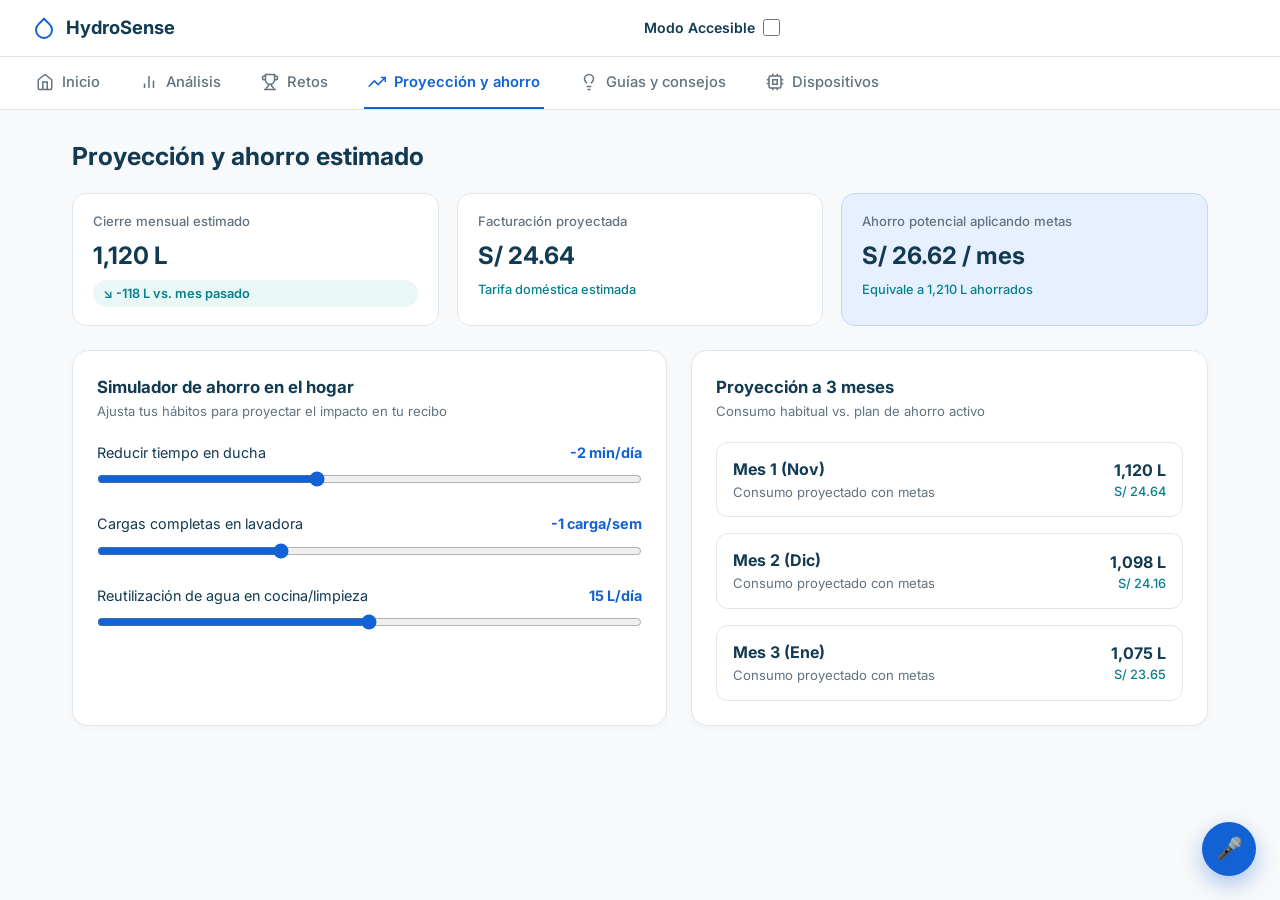
<file: pages/proyeccion.html>
<!DOCTYPE html>
<html lang="es">
<head>
  <meta charset="UTF-8">
  <meta name="viewport" content="width=device-width, initial-scale=1.0">
  <title>HydroSense — Proyección y ahorro</title>
  <link rel="preconnect" href="https://fonts.googleapis.com">
  <link rel="preconnect" href="https://fonts.gstatic.com" crossorigin>
  <link href="https://fonts.googleapis.com/css2?family=Inter:wght@400;500;600;700&display=swap" rel="stylesheet">
  <link rel="stylesheet" href="../css/hydrosense-views.css">
  <link rel="stylesheet" href="../css/responsive.css">
</head>
<body>
  <!-- Barra superior -->
  <header class="hs-topbar">
    <a href="../index.html#funcionalidades" class="hs-brand" aria-label="Volver al panel principal de HydroSense">
      <svg class="hs-logo-icon" viewBox="0 0 24 24" fill="none" stroke="currentColor" stroke-width="2">
        <path d="M12 2.69l5.66 5.66a8 8 0 1 1-11.31 0z"/>
      </svg>
      <span>HydroSense</span>
    </a>
    <label class="hs-accessible-toggle" for="toggle-modo-accesible">
      <span>Modo Accesible</span>
      <input type="checkbox" id="toggle-modo-accesible" role="switch" aria-label="Activar modo accesible con texto ampliado y alto contraste" />
    </label>
  </header>

  <!-- Navegación entre pantallas -->
  <nav class="hs-subnav" aria-label="Navegación del panel">
    <a href="../index.html#funcionalidades" class="hs-nav-item" data-page="index.html">
      <svg viewBox="0 0 24 24" width="18" height="18" fill="none" stroke="currentColor" stroke-width="2">
        <path d="M3 9l9-7 9 7v11a2 2 0 0 1-2 2H5a2 2 0 0 1-2-2z"/><polyline points="9 22 9 12 15 12 15 22"/>
      </svg>
      <span>Inicio</span>
    </a>
    <a href="analisis.html" class="hs-nav-item" data-page="analisis.html">
      <svg viewBox="0 0 24 24" width="18" height="18" fill="none" stroke="currentColor" stroke-width="2">
        <line x1="18" y1="20" x2="18" y2="10"/><line x1="12" y1="20" x2="12" y2="4"/><line x1="6" y1="20" x2="6" y2="14"/>
      </svg>
      <span>Análisis</span>
    </a>
    <a href="retos.html" class="hs-nav-item" data-page="retos.html">
      <svg viewBox="0 0 24 24" width="18" height="18" fill="none" stroke="currentColor" stroke-width="2">
        <path d="M6 9H4.5a2.5 2.5 0 0 1 0-5H6"/><path d="M18 9h1.5a2.5 2.5 0 0 0 0-5H18"/><path d="M4 22h16"/><path d="M10 14.66V17c0 .55-.47.98-.97 1.21C7.85 18.75 7 20.24 7 22"/><path d="M14 14.66V17c0 .55.47.98.97 1.21C16.15 18.75 17 20.24 17 22"/><path d="M18 2H6v7a6 6 0 0 0 12 0V2Z"/>
      </svg>
      <span>Retos</span>
    </a>
    <a href="proyeccion.html" class="hs-nav-item active" data-page="proyeccion.html" aria-current="page">
      <svg viewBox="0 0 24 24" width="18" height="18" fill="none" stroke="currentColor" stroke-width="2">
        <polyline points="23 6 13.5 15.5 8.5 10.5 1 18"/><polyline points="17 6 23 6 23 12"/>
      </svg>
      <span>Proyección y ahorro</span>
    </a>
    <a href="consejos.html" class="hs-nav-item" data-page="consejos.html">
      <svg viewBox="0 0 24 24" width="18" height="18" fill="none" stroke="currentColor" stroke-width="2">
        <path d="M9 18h6"/><path d="M10 22h4"/><path d="M15.09 14c.18-.98.65-1.74 1.41-2.5A4.65 4.65 0 0 0 18 8 6 6 0 0 0 6 8c0 1 .23 2.23 1.5 3.5A4.61 4.61 0 0 1 8.91 14"/>
      </svg>
      <span>Guías y consejos</span>
    </a>
    <a href="dispositivos.html" class="hs-nav-item" data-page="dispositivos.html">
      <svg viewBox="0 0 24 24" width="18" height="18" fill="none" stroke="currentColor" stroke-width="2">
        <rect x="4" y="4" width="16" height="16" rx="2"/><path d="M9 9h6v6H9z"/><path d="M9 1v3"/><path d="M15 1v3"/><path d="M9 20v3"/><path d="M15 20v3"/><path d="M20 9h3"/><path d="M20 14h3"/><path d="M1 9h3"/><path d="M1 14h3"/>
      </svg>
      <span>Dispositivos</span>
    </a>
  </nav>

  <!-- Contenido principal -->
  <main class="hs-container">
    <h1 class="hs-page-title">Proyección y ahorro estimado</h1>

    <!-- Resumen KPI superior -->
    <div class="hs-kpi-row">
      <div class="hs-kpi-card">
        <span class="hs-kpi-label">Cierre mensual estimado</span>
        <strong class="hs-kpi-value" id="kpiLiters">2,212 L</strong>
        <span class="hs-badge-trend">↘ -118 L vs. mes pasado</span>
      </div>
      <div class="hs-kpi-card">
        <span class="hs-kpi-label">Facturación proyectada</span>
        <strong class="hs-kpi-value" id="kpiCost">S/ 48.50</strong>
        <span class="hs-kpi-sub">Tarifa doméstica estimada</span>
      </div>
      <div class="hs-kpi-card highlight">
        <span class="hs-kpi-label">Ahorro potencial aplicando metas</span>
        <strong class="hs-kpi-value" id="kpiSavings">S/ 11.20 / mes</strong>
        <span class="hs-kpi-sub" id="kpiSavedLiters">Equivale a 490 L ahorrados</span>
      </div>
    </div>

    <div class="hs-grid-2">
      <!-- Simulador interactivo de metas de ahorro -->
      <section class="hs-card">
        <div class="hs-card-header">
          <div>
            <h2 class="hs-card-title">Simulador de ahorro en el hogar</h2>
            <p class="hs-card-subtitle">Ajusta tus hábitos para proyectar el impacto en tu recibo</p>
          </div>
        </div>

        <div class="hs-simulator-controls">
          <div class="hs-control-group">
            <div class="hs-control-label">
              <span>Reducir tiempo en ducha</span>
              <strong id="showerVal">-2 min/día</strong>
            </div>
            <input type="range" id="showerSlider" min="0" max="5" value="2" step="1">
          </div>

          <div class="hs-control-group">
            <div class="hs-control-label">
              <span>Cargas completas en lavadora</span>
              <strong id="laundryVal">-1 carga/sem</strong>
            </div>
            <input type="range" id="laundrySlider" min="0" max="3" value="1" step="1">
          </div>

          <div class="hs-control-group">
            <div class="hs-control-label">
              <span>Reutilización de agua en cocina/limpieza</span>
              <strong id="kitchenVal">15 L/día</strong>
            </div>
            <input type="range" id="kitchenSlider" min="0" max="30" value="15" step="5">
          </div>
        </div>
      </section>

      <!-- Comparativa de escenarios -->
      <section class="hs-card">
        <div class="hs-card-header">
          <div>
            <h2 class="hs-card-title">Proyección a 3 meses</h2>
            <p class="hs-card-subtitle">Consumo habitual vs. plan de ahorro activo</p>
          </div>
        </div>

        <div class="hs-scenario-list" id="scenarioContainer"></div>
      </section>
    </div>
  </main>

  <!-- Toast de respuesta del asistente por voz -->
  <div id="voice-toast" class="hs-voice-toast" role="status" aria-live="polite" hidden></div>

  <!-- Botón flotante de Asistente por Voz -->
  <button id="btn-asistente-voz" class="hs-fab-voice" type="button" aria-label="Consultar consumo mediante comandos de voz" title="Asistente por voz">
    <span aria-hidden="true">🎤</span>
  </button>

  <script src="../js/hydrosense-views.js"></script>
</body>
</html>
</file>
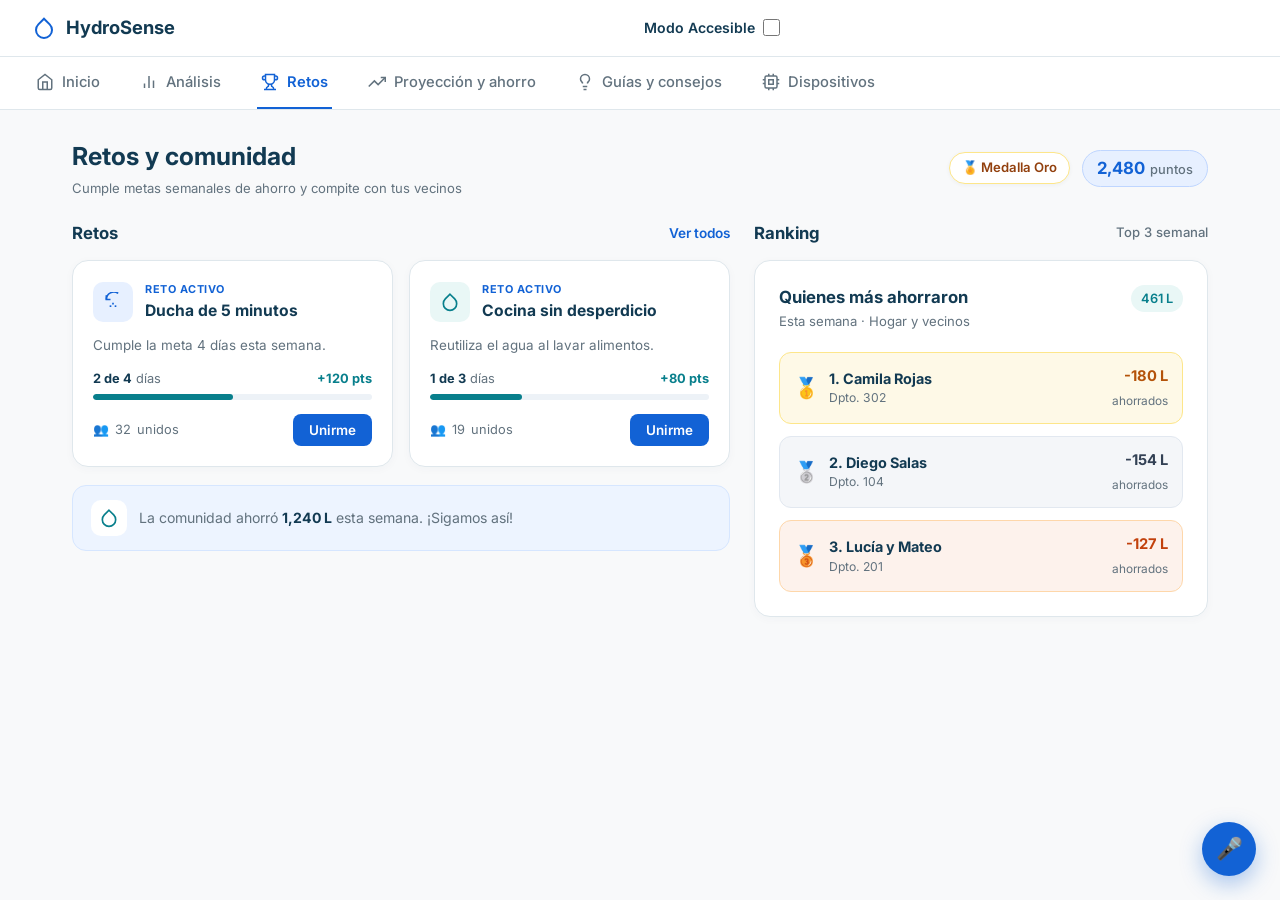
<file: pages/retos.html>
<!DOCTYPE html>
<html lang="es">
<head>
  <meta charset="UTF-8">
  <meta name="viewport" content="width=device-width, initial-scale=1.0">
  <title>HydroSense — Retos y comunidad</title>
  <link rel="preconnect" href="https://fonts.googleapis.com">
  <link rel="preconnect" href="https://fonts.gstatic.com" crossorigin>
  <link href="https://fonts.googleapis.com/css2?family=Inter:wght@400;500;600;700&display=swap" rel="stylesheet">
  <link rel="stylesheet" href="../css/hydrosense-views.css">
  <link rel="stylesheet" href="../css/responsive.css">
</head>
<body>
  <!-- Barra superior -->
  <header class="hs-topbar">
    <a href="../index.html#funcionalidades" class="hs-brand" aria-label="Volver al panel principal de HydroSense">
      <svg class="hs-logo-icon" viewBox="0 0 24 24" fill="none" stroke="currentColor" stroke-width="2">
        <path d="M12 2.69l5.66 5.66a8 8 0 1 1-11.31 0z"/>
      </svg>
      <span>HydroSense</span>
    </a>
    <label class="hs-accessible-toggle" for="toggle-modo-accesible">
      <span>Modo Accesible</span>
      <input type="checkbox" id="toggle-modo-accesible" role="switch" aria-label="Activar modo accesible con texto ampliado y alto contraste" />
    </label>
  </header>

  <!-- Navegación entre pantallas -->
  <nav class="hs-subnav" aria-label="Navegación del panel">
    <a href="../index.html#funcionalidades" class="hs-nav-item" data-page="index.html">
      <svg viewBox="0 0 24 24" width="18" height="18" fill="none" stroke="currentColor" stroke-width="2">
        <path d="M3 9l9-7 9 7v11a2 2 0 0 1-2 2H5a2 2 0 0 1-2-2z"/><polyline points="9 22 9 12 15 12 15 22"/>
      </svg>
      <span>Inicio</span>
    </a>
    <a href="analisis.html" class="hs-nav-item" data-page="analisis.html">
      <svg viewBox="0 0 24 24" width="18" height="18" fill="none" stroke="currentColor" stroke-width="2">
        <line x1="18" y1="20" x2="18" y2="10"/><line x1="12" y1="20" x2="12" y2="4"/><line x1="6" y1="20" x2="6" y2="14"/>
      </svg>
      <span>Análisis</span>
    </a>
    <a href="retos.html" class="hs-nav-item active" data-page="retos.html" aria-current="page">
      <svg viewBox="0 0 24 24" width="18" height="18" fill="none" stroke="currentColor" stroke-width="2">
        <path d="M6 9H4.5a2.5 2.5 0 0 1 0-5H6"/><path d="M18 9h1.5a2.5 2.5 0 0 0 0-5H18"/><path d="M4 22h16"/><path d="M10 14.66V17c0 .55-.47.98-.97 1.21C7.85 18.75 7 20.24 7 22"/><path d="M14 14.66V17c0 .55.47.98.97 1.21C16.15 18.75 17 20.24 17 22"/><path d="M18 2H6v7a6 6 0 0 0 12 0V2Z"/>
      </svg>
      <span>Retos</span>
    </a>
    <a href="proyeccion.html" class="hs-nav-item" data-page="proyeccion.html">
      <svg viewBox="0 0 24 24" width="18" height="18" fill="none" stroke="currentColor" stroke-width="2">
        <polyline points="23 6 13.5 15.5 8.5 10.5 1 18"/><polyline points="17 6 23 6 23 12"/>
      </svg>
      <span>Proyección y ahorro</span>
    </a>
    <a href="consejos.html" class="hs-nav-item" data-page="consejos.html">
      <svg viewBox="0 0 24 24" width="18" height="18" fill="none" stroke="currentColor" stroke-width="2">
        <path d="M9 18h6"/><path d="M10 22h4"/><path d="M15.09 14c.18-.98.65-1.74 1.41-2.5A4.65 4.65 0 0 0 18 8 6 6 0 0 0 6 8c0 1 .23 2.23 1.5 3.5A4.61 4.61 0 0 1 8.91 14"/>
      </svg>
      <span>Guías y consejos</span>
    </a>
    <a href="dispositivos.html" class="hs-nav-item" data-page="dispositivos.html">
      <svg viewBox="0 0 24 24" width="18" height="18" fill="none" stroke="currentColor" stroke-width="2">
        <rect x="4" y="4" width="16" height="16" rx="2"/><path d="M9 9h6v6H9z"/><path d="M9 1v3"/><path d="M15 1v3"/><path d="M9 20v3"/><path d="M15 20v3"/><path d="M20 9h3"/><path d="M20 14h3"/><path d="M1 9h3"/><path d="M1 14h3"/>
      </svg>
      <span>Dispositivos</span>
    </a>
  </nav>

  <!-- Contenido principal -->
  <main class="hs-container">
    <div class="hs-page-header-row">
      <div>
        <h1 class="hs-page-title" style="margin-bottom: 4px;">Retos y comunidad</h1>
        <p class="hs-card-subtitle">Cumple metas semanales de ahorro y compite con tus vecinos</p>
      </div>
      <div class="hs-user-stats-group">
        <span class="hs-medal-pill">🏅 Medalla Oro</span>
        <div class="hs-points-pill">
          <strong id="userPointsVal">2,480</strong>
          <span>puntos</span>
        </div>
      </div>
    </div>

    <div class="hs-retos-layout">
      <!-- Columna izquierda: Retos activos y banner comunitario -->
      <div>
        <div class="hs-section-row-head">
          <h2 class="hs-section-heading">Retos</h2>
          <button type="button" class="hs-text-link" id="btnToggleAllChallenges">Ver todos</button>
        </div>

        <div class="hs-challenges-grid">
          <!-- Reto 1 -->
          <article class="hs-card hs-challenge-card">
            <div>
              <div class="hs-challenge-top">
                <div class="hs-challenge-icon is-blue" aria-hidden="true">
                  <svg width="20" height="20" viewBox="0 0 24 24" fill="none" stroke="currentColor" stroke-width="2">
                    <path d="M4 4v5h5"/><path d="M4 9a9 9 0 0 1 14.2-7.3"/><line x1="12" y1="13" x2="12" y2="15"/><line x1="9" y1="16" x2="9" y2="18"/><line x1="15" y1="16" x2="15" y2="18"/>
                  </svg>
                </div>
                <div>
                  <span class="hs-challenge-eyebrow">RETO ACTIVO</span>
                  <h3 class="hs-challenge-title">Ducha de 5 minutos</h3>
                </div>
              </div>
              <p class="hs-challenge-desc">Cumple la meta 4 días esta semana.</p>
            </div>

            <div>
              <div class="hs-challenge-progress-meta">
                <span><strong>2 de 4</strong> días</span>
                <span class="hs-points-tag">+120 pts</span>
              </div>
              <div class="hs-progress-track">
                <div class="hs-progress-fill" style="width: 50%; background: #087F8C;"></div>
              </div>
              <div class="hs-challenge-footer">
                <span class="hs-joined-count">👥 <span id="joinedCount1">32</span> unidos</span>
                <button type="button" class="hs-btn-join" data-challenge="1" data-points="120" data-joined="32">Unirme</button>
              </div>
            </div>
          </article>

          <!-- Reto 2 -->
          <article class="hs-card hs-challenge-card">
            <div>
              <div class="hs-challenge-top">
                <div class="hs-challenge-icon is-teal" aria-hidden="true">
                  <svg width="20" height="20" viewBox="0 0 24 24" fill="none" stroke="currentColor" stroke-width="2">
                    <path d="M12 2.69l5.66 5.66a8 8 0 1 1-11.31 0z"/>
                  </svg>
                </div>
                <div>
                  <span class="hs-challenge-eyebrow">RETO ACTIVO</span>
                  <h3 class="hs-challenge-title">Cocina sin desperdicio</h3>
                </div>
              </div>
              <p class="hs-challenge-desc">Reutiliza el agua al lavar alimentos.</p>
            </div>

            <div>
              <div class="hs-challenge-progress-meta">
                <span><strong>1 de 3</strong> días</span>
                <span class="hs-points-tag">+80 pts</span>
              </div>
              <div class="hs-progress-track">
                <div class="hs-progress-fill" style="width: 33%; background: #087F8C;"></div>
              </div>
              <div class="hs-challenge-footer">
                <span class="hs-joined-count">👥 <span id="joinedCount2">19</span> unidos</span>
                <button type="button" class="hs-btn-join" data-challenge="2" data-points="80" data-joined="19">Unirme</button>
              </div>
            </div>
          </article>

          <!-- Reto 3 (oculto hasta pulsar "Ver todos") -->
          <article class="hs-card hs-challenge-card is-extra-challenge" hidden>
            <div>
              <div class="hs-challenge-top">
                <div class="hs-challenge-icon is-blue" aria-hidden="true">
                  <svg width="20" height="20" viewBox="0 0 24 24" fill="none" stroke="currentColor" stroke-width="2">
                    <rect x="3" y="2" width="18" height="20" rx="2"/><circle cx="12" cy="13" r="5"/><line x1="7" y1="6" x2="7.01" y2="6"/>
                  </svg>
                </div>
                <div>
                  <span class="hs-challenge-eyebrow">RETO SEMANAL</span>
                  <h3 class="hs-challenge-title">Carga completa en lavadora</h3>
                </div>
              </div>
              <p class="hs-challenge-desc">Evita ciclos medios durante 7 días.</p>
            </div>

            <div>
              <div class="hs-challenge-progress-meta">
                <span><strong>3 de 7</strong> días</span>
                <span class="hs-points-tag">+100 pts</span>
              </div>
              <div class="hs-progress-track">
                <div class="hs-progress-fill" style="width: 43%; background: #087F8C;"></div>
              </div>
              <div class="hs-challenge-footer">
                <span class="hs-joined-count">👥 <span id="joinedCount3">24</span> unidos</span>
                <button type="button" class="hs-btn-join" data-challenge="3" data-points="100" data-joined="24">Unirme</button>
              </div>
            </div>
          </article>

          <!-- Reto 4 (oculto hasta pulsar "Ver todos") -->
          <article class="hs-card hs-challenge-card is-extra-challenge" hidden>
            <div>
              <div class="hs-challenge-top">
                <div class="hs-challenge-icon is-teal" aria-hidden="true">
                  <svg width="20" height="20" viewBox="0 0 24 24" fill="none" stroke="currentColor" stroke-width="2">
                    <path d="M12 22v-7"/><path d="M9 15c-3 0-5-2-5-5 3 0 5 2 5 5z"/><path d="M15 15c3 0 5-2 5-5-3 0-5 2-5 5z"/>
                  </svg>
                </div>
                <div>
                  <span class="hs-challenge-eyebrow">RETO VECINAL</span>
                  <h3 class="hs-challenge-title">Riego nocturno eficiente</h3>
                </div>
              </div>
              <p class="hs-challenge-desc">Riega macetas después de las 7:00 p. m.</p>
            </div>

            <div>
              <div class="hs-challenge-progress-meta">
                <span><strong>2 de 5</strong> días</span>
                <span class="hs-points-tag">+90 pts</span>
              </div>
              <div class="hs-progress-track">
                <div class="hs-progress-fill" style="width: 40%; background: #087F8C;"></div>
              </div>
              <div class="hs-challenge-footer">
                <span class="hs-joined-count">👥 <span id="joinedCount4">15</span> unidos</span>
                <button type="button" class="hs-btn-join" data-challenge="4" data-points="90" data-joined="15">Unirme</button>
              </div>
            </div>
          </article>
        </div>

        <!-- Banner inferior de logro comunitario -->
        <div class="hs-community-banner">
          <div class="hs-banner-icon" aria-hidden="true">
            <svg width="20" height="20" viewBox="0 0 24 24" fill="none" stroke="currentColor" stroke-width="2">
              <path d="M12 2.69l5.66 5.66a8 8 0 1 1-11.31 0z"/>
            </svg>
          </div>
          <p>La comunidad ahorró <strong>1,240 L</strong> esta semana. ¡Sigamos así!</p>
        </div>
      </div>

      <!-- Columna derecha: Ranking Top 3 semanal -->
      <div>
        <div class="hs-section-row-head">
          <h2 class="hs-section-heading">Ranking</h2>
          <span class="hs-muted-label">Top 3 semanal</span>
        </div>

        <section class="hs-card">
          <div class="hs-card-header">
            <div>
              <h3 class="hs-card-title">Quienes más ahorraron</h3>
              <p class="hs-card-subtitle">Esta semana · Hogar y vecinos</p>
            </div>
            <span class="hs-badge-trend">461 L</span>
          </div>

          <div class="hs-ranking-list">
            <div class="hs-rank-row rank-1">
              <div class="hs-rank-left">
                <span class="hs-rank-medal" aria-hidden="true">🥇</span>
                <div>
                  <strong class="hs-rank-name">1. Camila Rojas</strong>
                  <span class="hs-rank-unit">Dpto. 302</span>
                </div>
              </div>
              <div class="hs-rank-right">
                <span class="hs-rank-liters">-180 L</span>
                <span class="hs-rank-sub">ahorrados</span>
              </div>
            </div>

            <div class="hs-rank-row rank-2">
              <div class="hs-rank-left">
                <span class="hs-rank-medal" aria-hidden="true">🥈</span>
                <div>
                  <strong class="hs-rank-name">2. Diego Salas</strong>
                  <span class="hs-rank-unit">Dpto. 104</span>
                </div>
              </div>
              <div class="hs-rank-right">
                <span class="hs-rank-liters">-154 L</span>
                <span class="hs-rank-sub">ahorrados</span>
              </div>
            </div>

            <div class="hs-rank-row rank-3">
              <div class="hs-rank-left">
                <span class="hs-rank-medal" aria-hidden="true">🥉</span>
                <div>
                  <strong class="hs-rank-name">3. Lucía y Mateo</strong>
                  <span class="hs-rank-unit">Dpto. 201</span>
                </div>
              </div>
              <div class="hs-rank-right">
                <span class="hs-rank-liters">-127 L</span>
                <span class="hs-rank-sub">ahorrados</span>
              </div>
            </div>
          </div>
        </section>
      </div>
    </div>
  </main>

  <!-- Toast de respuesta del asistente por voz -->
  <div id="voice-toast" class="hs-voice-toast" role="status" aria-live="polite" hidden></div>

  <!-- Botón flotante de Asistente por Voz -->
  <button id="btn-asistente-voz" class="hs-fab-voice" type="button" aria-label="Consultar consumo mediante comandos de voz" title="Asistente por voz">
    <span aria-hidden="true">🎤</span>
  </button>

  <script src="../js/hydrosense-views.js"></script>
</body>
</html>
</file>
<file: css/styles.css>
/* ==========================================================================
   HydroSense — Hoja de estilos principal (Paleta oficial Figma + Guía 4.1)
   Cada sección ocupa una pantalla completa (100vh) para evitar solapamientos
   ========================================================================== */

:root {
  --color-primary: #1262D5;
  --color-primary-hover: #0E4FB0;
  --color-dark: #123A52;
  --color-teal: #087F8C;
  --color-text-muted: #62727E;
  --color-bg-page: #F8F9FA;
  --color-bg-card: #FFFFFF;
  --color-bg-soft-blue: #EDF4FF;
  --color-bg-badge-blue: #E7F0FF;
  --color-bg-soft-teal: #E9F7F6;
  --color-border: #DFE7EC;
  --color-accent-muted: #AFC4D2;
  --color-error: #C62828;

  --header-height: 72px;
  --radius-sm: 8px;
  --radius-md: 14px;
  --radius-lg: 20px;
  --radius-pill: 999px;
  --shadow-card: 0 6px 20px rgba(18, 58, 82, 0.06);
  --container-max: 1140px;
}

*,
*::before,
*::after {
  box-sizing: border-box;
}

html {
  scroll-behavior: smooth;
}

body {
  margin: 0;
  font-family: "Inter", "Segoe UI", system-ui, -apple-system, sans-serif;
  font-size: 16px;
  line-height: 1.6;
  color: var(--color-dark);
  background-color: var(--color-bg-page);
}

img {
  max-width: 100%;
  display: block;
}

a {
  color: var(--color-primary);
  text-decoration: none;
}

a:hover {
  text-decoration: underline;
}

:focus-visible {
  outline: 3px solid var(--color-primary);
  outline-offset: 2px;
}

.skip-link {
  position: absolute;
  left: -9999px;
  top: 0;
  background: var(--color-primary);
  color: var(--color-bg-card);
  padding: 12px 18px;
  z-index: 1000;
  border-radius: var(--radius-sm);
}

.skip-link:focus {
  left: 16px;
  top: 16px;
}

.container {
  width: min(100% - 32px, var(--container-max));
  margin-inline: auto;
}

/* Cada pantalla ocupa el alto completo de la ventana */
.hero-section,
.section {
  min-height: calc(100vh - var(--header-height));
  display: flex;
  flex-direction: column;
  justify-content: center;
  padding: 48px 0;
  scroll-margin-top: var(--header-height);
}

.section-alt {
  background-color: var(--color-bg-soft-blue);
}

.section-header {
  max-width: 680px;
  margin-bottom: 32px;
}

.section-header h2 {
  margin: 6px 0 10px;
  font-size: 1.85rem;
  line-height: 1.25;
  color: var(--color-dark);
}

.section-header p {
  margin: 0;
  color: var(--color-text-muted);
}

.eyebrow {
  display: inline-block;
  font-size: 0.78rem;
  font-weight: 700;
  letter-spacing: 0.06em;
  color: var(--color-teal);
  text-transform: uppercase;
}

/* Botones (Touch target >= 48px) */
.btn {
  display: inline-flex;
  align-items: center;
  justify-content: center;
  min-height: 48px;
  padding: 0 22px;
  border-radius: var(--radius-sm);
  font-weight: 600;
  font-size: 0.95rem;
  border: 1.5px solid transparent;
  cursor: pointer;
  transition: background-color 0.2s ease, border-color 0.2s ease, transform 0.15s ease;
  text-decoration: none;
}

.btn:hover {
  text-decoration: none;
  transform: translateY(-1px);
}

.btn:disabled {
  opacity: 0.55;
  cursor: not-allowed;
  transform: none;
}

.btn-primary {
  background-color: var(--color-primary);
  color: var(--color-bg-card);
}

.btn-primary:hover:not(:disabled) {
  background-color: var(--color-primary-hover);
}

.btn-outline {
  background-color: var(--color-bg-card);
  color: var(--color-dark);
  border-color: var(--color-border);
}

.btn-outline:hover {
  border-color: var(--color-primary);
  color: var(--color-primary);
}

.btn-full {
  width: 100%;
}

/* Badges y Tarjetas */
.badge {
  display: inline-flex;
  align-items: center;
  padding: 4px 12px;
  border-radius: var(--radius-pill);
  font-size: 0.78rem;
  font-weight: 700;
}

.badge-teal {
  background-color: var(--color-bg-soft-teal);
  color: var(--color-teal);
}

.badge-blue {
  background-color: var(--color-bg-badge-blue);
  color: var(--color-primary);
}

.card {
  background-color: var(--color-bg-card);
  border: 1px solid var(--color-border);
  border-radius: var(--radius-md);
  padding: 24px;
  box-shadow: var(--shadow-card);
}

/* Header */
.site-header {
  position: sticky;
  top: 0;
  z-index: 100;
  background-color: var(--color-bg-card);
  border-bottom: 1px solid var(--color-border);
}

.header-inner {
  display: flex;
  align-items: center;
  justify-content: space-between;
  gap: 16px;
  min-height: var(--header-height);
}

.brand {
  display: inline-flex;
  align-items: center;
  gap: 10px;
  font-size: 1.25rem;
  font-weight: 700;
  color: var(--color-dark);
}

.brand-icon {
  display: inline-flex;
  align-items: center;
  justify-content: center;
  width: 38px;
  height: 38px;
  border-radius: 10px;
  background-color: var(--color-bg-badge-blue);
  color: var(--color-primary);
}

.header-actions {
  display: flex;
  align-items: center;
  gap: 10px;
}

.accessible-toggle {
  display: inline-flex;
  align-items: center;
  gap: 8px;
  font-size: 0.85rem;
  font-weight: 600;
  color: var(--color-text-muted);
  cursor: pointer;
  min-height: 48px;
}

/* Hero */
.hero-section {
  background: linear-gradient(180deg, var(--color-bg-soft-blue) 0%, var(--color-bg-page) 100%);
}

.hero-grid {
  display: grid;
  grid-template-columns: 1.15fr 0.85fr;
  align-items: center;
  gap: 40px;
}

.hero-copy h1 {
  margin: 12px 0 8px;
  font-size: 2.75rem;
  line-height: 1.15;
  color: var(--color-dark);
}

.hero-subtitle {
  margin: 0 0 12px;
  font-size: 1.2rem;
  font-weight: 600;
  color: var(--color-dark);
}

.hero-description {
  margin: 0 0 24px;
  color: var(--color-text-muted);
  max-width: 540px;
}

.hero-cta {
  display: flex;
  flex-wrap: wrap;
  gap: 12px;
}

.hero-visual {
  display: flex;
  justify-content: center;
}

.hero-orbit {
  position: relative;
  width: 280px;
  height: 280px;
  border-radius: 50%;
  background: radial-gradient(circle, var(--color-bg-card) 0%, var(--color-bg-badge-blue) 70%);
  border: 2px dashed var(--color-accent-muted);
  display: flex;
  align-items: center;
  justify-content: center;
}

.orbit-center {
  width: 112px;
  height: 112px;
  border-radius: var(--radius-lg);
  background: var(--color-bg-card);
  box-shadow: var(--shadow-card);
  display: flex;
  flex-direction: column;
  align-items: center;
  justify-content: center;
  gap: 6px;
}

.status-dots {
  color: var(--color-teal);
  font-weight: 700;
  letter-spacing: 2px;
}

.orbit-node {
  position: absolute;
  width: 54px;
  height: 54px;
  border-radius: 50%;
  background: var(--color-bg-card);
  border: 1px solid var(--color-border);
  box-shadow: var(--shadow-card);
  display: flex;
  align-items: center;
  justify-content: center;
  padding: 12px;
}

.orbit-top-left { top: 18px; left: 10px; }
.orbit-top-right { top: 18px; right: 10px; }
.orbit-bottom-right { bottom: 18px; right: 16px; }

.helper-text {
  margin: 8px 0 0;
  font-size: 0.9rem;
  color: var(--color-text-muted);
}

/* Dashboard preview */
.dashboard-preview-grid {
  display: grid;
  grid-template-columns: 0.85fr 1.15fr;
  gap: 24px;
  align-items: stretch;
}

.card-top {
  display: flex;
  justify-content: space-between;
  align-items: center;
  gap: 8px;
}

.ring-metric {
  --ring-pct: 75%;
  width: 170px;
  height: 170px;
  margin: 20px auto;
  border-radius: 50%;
  background: conic-gradient(
    var(--color-primary) 0% calc(var(--ring-pct) * 1%),
    var(--color-bg-badge-blue) calc(var(--ring-pct) * 1%) 100%
  );
  padding: 12px;
  display: flex;
  align-items: center;
  justify-content: center;
  transition: background 0.3s ease;
}

.ring-metric-inner {
  width: 100%;
  height: 100%;
  border-radius: 50%;
  background-color: var(--color-bg-soft-blue);
  display: flex;
  flex-direction: column;
  align-items: center;
  justify-content: center;
}

.ring-metric-inner strong {
  font-size: 1.8rem;
  color: var(--color-dark);
}

.ring-metric-inner span {
  color: var(--color-teal);
  font-weight: 700;
}

.shortcuts-grid {
  display: grid;
  grid-template-columns: repeat(2, 1fr);
  gap: 16px;
}

.shortcut-card h3 {
  margin: 10px 0 6px;
  font-size: 1.1rem;
}

.shortcut-card p {
  margin: 0;
  color: var(--color-text-muted);
  font-size: 0.95rem;
}

/* Auth y Formularios */
.text-teal {
  color: var(--color-teal);
}

.auth-grid {
  display: grid;
  grid-template-columns: 1fr 1fr;
  gap: 28px;
  align-items: start;
}

.check-list {
  padding-left: 20px;
  color: var(--color-text-muted);
}

.form-group {
  display: flex;
  flex-direction: column;
  gap: 6px;
  margin-bottom: 16px;
}

.form-group label {
  font-weight: 600;
  font-size: 0.92rem;
}

.form-group input,
.form-group select,
.form-group textarea {
  min-height: 48px;
  padding: 10px 14px;
  border: 1.5px solid var(--color-border);
  border-radius: var(--radius-sm);
  font: inherit;
  color: var(--color-dark);
  background-color: var(--color-bg-card);
}

.form-group textarea {
  min-height: 96px;
  resize: vertical;
}

.form-feedback {
  min-height: 1.2em;
  font-size: 0.85rem;
  color: var(--color-error);
}

/* Botón flotante de voz */
.fab-voice {
  position: fixed;
  right: 24px;
  bottom: 24px;
  width: 56px;
  height: 56px;
  border-radius: 50%;
  border: none;
  background-color: var(--color-primary);
  color: var(--color-bg-card);
  font-size: 1.4rem;
  box-shadow: 0 8px 24px rgba(18, 98, 213, 0.35);
  cursor: pointer;
  z-index: 90;
}

/* Footer */
.site-footer {
  background-color: var(--color-dark);
  color: var(--color-bg-card);
  padding: 36px 0;
}

.footer-inner {
  display: flex;
  flex-wrap: wrap;
  justify-content: space-between;
  align-items: center;
  gap: 20px;
}

.footer-inner p {
  margin: 4px 0 0;
  color: var(--color-accent-muted);
  font-size: 0.9rem;
}

.footer-links {
  display: flex;
  list-style: none;
  gap: 18px;
  margin: 0;
  padding: 0;
}

.footer-links a {
  color: var(--color-bg-card);
}

/* Modo Accesible (HU-021: +30% texto y alto contraste) */
body.modo-accesible {
  font-size: 20px;
  background-color: #FFFFFF;
  color: #000000;
}

body.modo-accesible .section-alt {
  background-color: #EDF4FF;
}

body.modo-accesible .card {
  border: 2px solid #000000;
  box-shadow: none;
}

body.modo-accesible p,
body.modo-accesible .helper-text {
  color: #000000;
}

/* ==========================================================================
   Extensiones para Panel de Monitoreo, Alertas Interactivas y Trazabilidad
   ========================================================================== */

.shortcut-card {
  cursor: pointer;
  transition: border-color 0.2s ease, transform 0.15s ease;
}

.shortcut-card:hover {
  border-color: var(--color-primary);
  transform: translateY(-2px);
}

.inline-panel {
  margin-top: 24px;
  background-color: var(--color-bg-card);
  border: 1.5px solid var(--color-primary);
  border-radius: var(--radius-md);
  padding: 24px;
  box-shadow: var(--shadow-card);
}

.inline-panel[hidden] {
  display: none;
}

.alert-box {
  border-radius: var(--radius-sm);
  padding: 16px 18px;
  margin-top: 14px;
  border-left: 4px solid var(--color-primary);
  background-color: var(--color-bg-soft-blue);
  display: flex;
  justify-content: space-between;
  align-items: center;
  gap: 14px;
  flex-wrap: wrap;
}

.alert-box.is-danger {
  background-color: #FEF2F2;
  border-left-color: var(--color-error);
  color: #7F1D1D;
}

.alert-box.is-warn {
  background-color: #FFFBEB;
  border-left-color: #D97706;
  color: #78350F;
}

.alert-box.is-success {
  background-color: var(--color-bg-soft-teal);
  border-left-color: var(--color-teal);
  color: var(--color-dark);
}

.btn-close-alert {
  min-width: 48px;
  min-height: 48px;
  padding: 0 14px;
  border-radius: var(--radius-sm);
  border: 1.5px solid currentColor;
  background: transparent;
  color: inherit;
  font-weight: 700;
  cursor: pointer;
}

.monitoreo-hero {
  padding: 36px 0 24px;
  background: linear-gradient(180deg, var(--color-bg-soft-blue) 0%, var(--color-bg-page) 100%);
  border-bottom: 1px solid var(--color-border);
}

.monitoreo-top-row {
  display: flex;
  justify-content: space-between;
  align-items: flex-end;
  gap: 20px;
  flex-wrap: wrap;
}

.sensor-status-pill {
  display: inline-flex;
  align-items: center;
  gap: 8px;
  background: var(--color-bg-card);
  border: 1px solid var(--color-border);
  border-radius: var(--radius-pill);
  padding: 6px 14px;
  font-size: 0.9rem;
  color: var(--color-text-muted);
  margin-top: 8px;
}

.status-dot-live {
  width: 10px;
  height: 10px;
  border-radius: 50%;
  background-color: #059669;
  display: inline-block;
}

.period-tabs {
  display: inline-flex;
  background: var(--color-bg-card);
  border: 1px solid var(--color-border);
  border-radius: var(--radius-sm);
  padding: 4px;
  gap: 4px;
}

.period-tab {
  min-height: 48px;
  min-width: 84px;
  border: none;
  border-radius: 6px;
  background: transparent;
  color: var(--color-text-muted);
  font-weight: 600;
  font-size: 0.95rem;
  cursor: pointer;
}

.period-tab[aria-selected="true"] {
  background-color: var(--color-primary);
  color: var(--color-bg-card);
}

.monitoreo-section {
  padding: 32px 0;
}

.monitoreo-grid-2 {
  display: grid;
  grid-template-columns: repeat(2, minmax(0, 1fr));
  gap: 24px;
}

.kpi-display {
  display: flex;
  align-items: baseline;
  gap: 14px;
  margin: 12px 0;
}

.kpi-display strong {
  font-size: 2.25rem;
  color: var(--color-primary);
}

.kpi-display span {
  font-size: 1.2rem;
  font-weight: 700;
  color: var(--color-teal);
}

.progress-meta {
  display: flex;
  justify-content: space-between;
  font-size: 0.9rem;
  color: var(--color-text-muted);
  margin-bottom: 6px;
}

.progress-track {
  width: 100%;
  height: 12px;
  background-color: var(--color-bg-badge-blue);
  border-radius: var(--radius-pill);
  overflow: hidden;
  margin-bottom: 12px;
}

.progress-fill {
  height: 100%;
  background-color: var(--color-primary);
  border-radius: var(--radius-pill);
  transition: width 0.3s ease;
}

.chart-container {
  margin-top: 18px;
  padding-top: 16px;
  border-top: 1px solid var(--color-border);
}

.chart-bars {
  display: flex;
  align-items: flex-end;
  justify-content: space-between;
  gap: 10px;
  height: 125px;
  padding-top: 14px;
}

.chart-col {
  flex: 1;
  height: 100%;
  display: flex;
  flex-direction: column;
  justify-content: flex-end;
  align-items: center;
  gap: 6px;
}

.chart-bar {
  width: 100%;
  max-width: 34px;
  background-color: #93C5FD;
  border-radius: 6px 6px 2px 2px;
  transition: height 0.3s ease;
}

.chart-bar.is-peak {
  background-color: var(--color-primary);
}

.chart-label {
  font-size: 0.78rem;
  font-weight: 600;
  color: var(--color-text-muted);
}

.breakdown-list {
  display: flex;
  flex-direction: column;
  gap: 16px;
  margin-top: 14px;
}

.breakdown-row-top {
  display: flex;
  justify-content: space-between;
  font-size: 0.95rem;
  margin-bottom: 6px;
}

.metrics-3-grid {
  display: grid;
  grid-template-columns: repeat(3, minmax(0, 1fr));
  gap: 16px;
  margin: 16px 0;
}

.metric-box {
  background-color: var(--color-bg-soft-blue);
  border: 1px solid var(--color-border);
  border-radius: var(--radius-sm);
  padding: 16px;
}

.metric-box span {
  display: block;
  font-size: 0.88rem;
  color: var(--color-text-muted);
  margin-bottom: 4px;
}

.metric-box strong {
  font-size: 1.35rem;
  color: var(--color-dark);
}

.btn-group-wrap {
  display: flex;
  flex-wrap: wrap;
  gap: 10px;
  margin: 14px 0;
}

.table-responsive {
  overflow-x: auto;
  margin-top: 14px;
}

.data-table {
  width: 100%;
  border-collapse: collapse;
  text-align: left;
  font-size: 0.94rem;
}

.data-table th {
  padding: 12px 14px;
  background-color: var(--color-bg-soft-blue);
  color: var(--color-dark);
  border-bottom: 1.5px solid var(--color-border);
}

.data-table td {
  padding: 12px 14px;
  border-bottom: 1px solid var(--color-border);
}

.voice-toast {
  position: fixed;
  right: 24px;
  bottom: 92px;
  max-width: 340px;
  background-color: var(--color-dark);
  color: var(--color-bg-card);
  padding: 14px 18px;
  border-radius: var(--radius-md);
  box-shadow: 0 10px 25px rgba(18, 58, 82, 0.25);
  font-size: 0.92rem;
  z-index: 95;
}

.voice-toast[hidden] {
  display: none;
}

body.modo-accesible .alert-box,
body.modo-accesible .metric-box,
body.modo-accesible .inline-panel {
  background-color: #FFFFFF !important;
  color: #000000 !important;
  border: 2px solid #000000 !important;
}

/* Pestañas de Acceso (Crear cuenta / Iniciar sesión) + Biometría (HU-001) */
.auth-tabs {
  display: flex;
  gap: 8px;
  padding: 5px;
  background-color: var(--color-bg-soft-blue);
  border: 1px solid var(--color-border);
  border-radius: var(--radius-sm);
  margin-bottom: 20px;
}

.auth-tab {
  flex: 1;
  min-height: 44px;
  padding: 10px 14px;
  border: none;
  border-radius: 6px;
  background: transparent;
  color: var(--color-text-muted);
  font-family: inherit;
  font-size: 0.95rem;
  font-weight: 600;
  cursor: pointer;
  transition: background-color 0.2s ease, color 0.2s ease, box-shadow 0.2s ease;
}

.auth-tab:hover {
  color: var(--color-dark);
}

.auth-tab[aria-selected="true"] {
  background-color: var(--color-bg-card);
  color: var(--color-primary);
  box-shadow: 0 2px 6px rgba(18, 58, 82, 0.08);
}

.biometric-box {
  margin-top: 18px;
  padding-top: 16px;
  border-top: 1px dashed var(--color-border);
  text-align: center;
}

body.modo-accesible .auth-tabs {
  background-color: #FFFFFF !important;
  border: 2px solid #000000 !important;
}

body.modo-accesible .auth-tab[aria-selected="true"] {
  background-color: #000000 !important;
  color: #FFFFFF !important;
}

/* Caja de verificación de código por correo (Paso 2 de Crear cuenta) */
.verify-code-box {
  margin-top: 8px;
  padding: 16px;
  background-color: var(--color-bg-soft-blue);
  border: 1.5px solid var(--color-primary);
  border-radius: var(--radius-sm);
}

.verify-code-box[hidden] {
  display: none;
}

.verify-code-box input {
  letter-spacing: 0.25em;
  font-weight: 700;
  text-align: center;
  font-size: 1.15rem;
}

body.modo-accesible .verify-code-box {
  background-color: #FFFFFF !important;
  border: 2px solid #000000 !important;
}

/* ==========================================================================
   Hub Principal del Usuario (Pixel-match con pantallas secundarias)
   ========================================================================== */
.user-session-pill {
  display: inline-flex;
  align-items: center;
  gap: 8px;
  padding: 6px 14px;
  border-radius: var(--radius-pill);
  background-color: var(--color-bg-soft-teal);
  color: var(--color-dark);
  font-size: 0.86rem;
  font-weight: 700;
  border: 1px solid var(--color-teal);
}

.user-session-pill[hidden],
.btn[hidden] {
  display: none !important;
}

.btn-sm {
  min-height: 38px;
  padding: 0 14px;
  font-size: 0.85rem;
}

/* Topbar idéntica a .hs-topbar de analisis.html (padding: 14px 32px, sin min-height: 72px) */
body.is-panel-active .site-header .header-inner {
  width: 100%;
  max-width: none;
  margin: 0;
  padding: 14px 32px;
  min-height: 0;
}

body.is-panel-active .site-header .brand {
  gap: 10px;
  font-size: 1.15rem;
  font-weight: 700;
  line-height: 1.5;
}

body.is-panel-active .site-header .brand-icon {
  width: 24px;
  height: 24px;
  border-radius: 0;
  background-color: transparent;
}

body.is-panel-active .site-header .accessible-toggle {
  min-height: 0;
  font-size: 0.85rem;
  font-weight: 500;
  color: var(--color-dark);
}

/* Subnav horizontal idéntica a .hs-subnav de hydrosense-views.css */
.hs-subnav {
  background: var(--color-bg-card);
  border-bottom: 1px solid var(--color-border);
  padding: 0 32px;
  display: flex;
  gap: 32px;
  overflow-x: auto;
  width: 100%;
  line-height: 1.5;
}

.hs-nav-item {
  display: flex;
  align-items: center;
  gap: 8px;
  padding: 14px 4px;
  text-decoration: none;
  color: var(--color-text-muted);
  font-size: 0.92rem;
  font-weight: 500;
  border-bottom: 2px solid transparent;
  white-space: nowrap;
  transition: color 0.2s, border-color 0.2s;
}

.hs-nav-item:hover {
  color: var(--color-primary);
  text-decoration: none;
}

.hs-nav-item.active {
  color: var(--color-primary);
  font-weight: 600;
  border-bottom-color: var(--color-primary);
}

/* Contenedor principal idéntico a .hs-container (max-width: 1200px, padding: 28px 32px 48px) */
.section-panel-view {
  background-color: var(--color-bg-page);
  justify-content: flex-start;
  padding: 0;
  line-height: 1.5;
}

.hs-panel-container {
  width: 100%;
  max-width: 1200px;
  margin: 0 auto;
  padding: 28px 32px 48px;
}

.panel-page-header {
  display: flex;
  justify-content: space-between;
  align-items: center;
  flex-wrap: wrap;
  gap: 12px;
  margin-bottom: 20px;
}

#funcionalidades .panel-page-title {
  margin: 2px 0 0;
  font-size: 1.55rem;
  font-weight: 700;
  line-height: 1.3;
  color: var(--color-dark);
}

.panel-page-actions {
  display: flex;
  align-items: center;
  gap: 10px;
}

/* Grid de 2 columnas igual a .hs-grid-2 de pantallas secundarias */
.panel-dashboard-grid {
  display: grid;
  grid-template-columns: 0.95fr 1.35fr;
  gap: 24px;
  align-items: stretch;
}

#funcionalidades .panel-card {
  border-radius: 16px;
  padding: 24px;
  box-shadow: 0 2px 10px rgba(18, 58, 82, 0.03);
  text-decoration: none;
  color: inherit;
  display: block;
}

#funcionalidades .panel-section-label {
  margin: 0 0 14px;
  font-size: 1.05rem;
  font-weight: 700;
  line-height: 1.4;
  color: var(--color-dark);
}

#funcionalidades .panel-card .panel-card-title {
  margin: 10px 0 4px;
  font-size: 1.05rem;
  font-weight: 700;
  line-height: 1.4;
  color: var(--color-dark);
}

#funcionalidades .metric-card .panel-card-title {
  margin: 0;
}

#funcionalidades .panel-card .panel-card-subtitle {
  margin: 0;
  font-size: 0.85rem;
  font-weight: 400;
  line-height: 1.45;
  color: var(--color-text-muted);
}

#funcionalidades .panel-btn-sm {
  min-height: 42px;
  font-size: 0.88rem;
  font-weight: 600;
}

.shortcut-icon-box {
  width: 38px;
  height: 38px;
  border-radius: 10px;
  display: inline-flex;
  align-items: center;
  justify-content: center;
  flex-shrink: 0;
}

.shortcut-icon-box.is-blue {
  background-color: var(--color-bg-badge-blue);
  color: var(--color-primary);
}

.shortcut-icon-box.is-teal {
  background-color: var(--color-bg-soft-teal);
  color: var(--color-teal);
}

.shortcut-card-wide {
  grid-column: 1 / -1;
}

.shortcut-wide-inner {
  display: flex;
  align-items: center;
  gap: 14px;
}

#funcionalidades .shortcut-wide-inner .panel-card-title {
  margin: 0 0 2px;
}

body.modo-accesible .hs-subnav {
  background-color: #FFFFFF !important;
  border-bottom: 2px solid #000000 !important;
}

body.modo-accesible .hs-nav-item.active {
  color: #000000 !important;
  border-bottom-color: #000000 !important;
}

/* Vistas exclusivas a pantalla completa (SPA por pantallas) */
.app-view[hidden] {
  display: none !important;
}

body.app-screen-mode {
  min-height: 100vh;
  display: flex;
  flex-direction: column;
}

body.app-screen-mode main {
  flex: 1;
  display: flex;
  flex-direction: column;
}

body.app-screen-mode .app-view {
  flex: 1;
  min-height: calc(100vh - var(--header-height));
  justify-content: center;
}

body.app-screen-mode .app-view.section-panel-view {
  justify-content: flex-start;
}

/* ==========================================================================
   Panel de Líder Comunitario (#panel-lider)
   ========================================================================== */
#panel-lider .panel-page-title {
  margin: 2px 0 0;
  font-size: 1.55rem;
  font-weight: 700;
  line-height: 1.3;
  color: var(--color-dark);
}

#panel-lider .panel-card {
  border-radius: 16px;
  padding: 24px;
  box-shadow: 0 2px 10px rgba(18, 58, 82, 0.03);
  text-decoration: none;
  color: inherit;
  display: block;
}

#panel-lider .panel-section-label {
  font-size: 1.05rem;
  font-weight: 700;
  line-height: 1.4;
  color: var(--color-dark);
}

#panel-lider .panel-card .panel-card-title {
  margin: 10px 0 4px;
  font-size: 1.05rem;
  font-weight: 700;
  line-height: 1.4;
  color: var(--color-dark);
}

#panel-lider .metric-card .panel-card-title {
  margin: 0;
}

#panel-lider .panel-card .panel-card-subtitle {
  margin: 0;
  font-size: 0.85rem;
  font-weight: 400;
  line-height: 1.45;
  color: var(--color-text-muted);
}

.lider-left-col {
  display: flex;
  flex-direction: column;
  gap: 16px;
}

.lider-kpi-box {
  margin-top: 14px;
  padding: 16px;
  border-radius: 12px;
  background-color: var(--color-bg-soft-blue);
  display: flex;
  flex-direction: column;
  gap: 4px;
}

.lider-kpi-value {
  font-size: 2rem;
  font-weight: 700;
  line-height: 1.15;
  color: var(--color-primary);
}

.lider-kpi-period {
  font-size: 0.85rem;
  font-weight: 500;
  color: var(--color-text-muted);
}

/* Botón interactivo "Mi consumo" */
.lider-my-consumption-btn {
  width: 100%;
  text-align: left;
  cursor: pointer;
  font-family: inherit;
  border: 1.5px solid var(--color-primary);
  background-color: var(--color-bg-card);
  transition: transform 0.15s ease, box-shadow 0.15s ease, background-color 0.15s ease;
}

.lider-my-consumption-btn:hover {
  background-color: var(--color-bg-soft-blue);
  transform: translateY(-1px);
  box-shadow: 0 6px 16px rgba(18, 98, 213, 0.12);
}

.lider-my-consumption-inner {
  display: flex;
  align-items: center;
  gap: 14px;
}

.lider-my-consumption-copy {
  flex: 1;
}

#panel-lider .lider-my-consumption-copy .panel-card-title {
  margin: 0 0 2px;
  color: var(--color-primary);
}

.lider-chevron {
  font-size: 1.5rem;
  font-weight: 700;
  color: var(--color-primary);
  line-height: 1;
}

.lider-shortcuts-header {
  display: flex;
  align-items: center;
  justify-content: space-between;
  gap: 12px;
  margin-bottom: 14px;
}

.lider-btn-alerta {
  min-height: 38px;
  padding: 8px 14px;
  font-size: 0.85rem;
  opacity: 1;
  cursor: pointer;
}

.is-static-card {
  opacity: 0.82;
  cursor: default;
}

.is-static-card:hover {
  transform: none;
  box-shadow: 0 2px 10px rgba(18, 58, 82, 0.03);
}

.lider-return-bar {
  display: flex;
  align-items: center;
  justify-content: space-between;
  flex-wrap: wrap;
  gap: 10px;
  padding: 10px 16px;
  margin-bottom: 16px;
  border-radius: 12px;
  background-color: var(--color-bg-soft-blue);
  border: 1px solid var(--color-border);
  font-size: 0.88rem;
  color: var(--color-dark);
}
</file>
<file: css/responsive.css>
/* ==========================================================================
   HydroSense — Adaptación Responsive (Tablet <= 992px | Mobile <= 640px)
   Cada sección ocupa una pantalla completa para reflejar el flujo del mockup
   ========================================================================== */

@media (max-width: 992px) {
  .header-inner {
    flex-wrap: wrap;
    padding: 10px 0;
  }

  .hero-grid,
  .dashboard-preview-grid,
  .auth-grid {
    grid-template-columns: 1fr;
  }

  .hero-grid {
    text-align: center;
    justify-items: center;
  }

  .hero-description {
    margin-inline: auto;
  }

  .hero-cta {
    justify-content: center;
  }
}

@media (max-width: 640px) {
  :root {
    --header-height: 60px;
  }

  html,
  body {
    overflow-x: hidden;
  }

  .container {
    width: min(100% - 28px, var(--container-max));
  }

  /* Header limpio en una sola fila */
  .header-inner {
    min-height: var(--header-height);
    flex-wrap: nowrap;
    gap: 8px;
  }

  .header-actions {
    margin-left: auto;
  }

  .accessible-toggle {
    font-size: 0.78rem;
    gap: 6px;
    min-height: 40px;
  }

  /* Hero a pantalla completa estilo mockup Mobile */
  .hero-section {
    min-height: calc(100vh - var(--header-height));
    padding: 24px 0 32px;
    background: linear-gradient(180deg, var(--color-bg-soft-blue) 0%, var(--color-bg-page) 45%);
  }

  .hero-grid {
    display: flex;
    flex-direction: column;
    align-items: center;
    text-align: center;
    gap: 20px;
  }

  .hero-copy {
    display: contents;
  }

  .hero-copy .badge {
    order: 1;
  }

  .hero-copy h1 {
    order: 2;
    font-size: 2rem;
    margin: 4px 0 0;
  }

  .hero-subtitle {
    order: 3;
    font-size: 1rem;
    font-weight: 500;
    color: var(--color-text-muted);
    max-width: 280px;
    margin: 0;
  }

  .hero-description {
    order: 5;
    font-size: 0.92rem;
    margin: 0;
  }

  .hero-visual {
    order: 4;
    width: 100%;
    padding: 6px 0;
  }

  .hero-orbit {
    width: 215px;
    height: 215px;
  }

  .orbit-center {
    width: 94px;
    height: 94px;
  }

  .orbit-node {
    width: 44px;
    height: 44px;
    padding: 10px;
  }

  .hero-cta {
    order: 6;
    width: 100%;
    flex-direction: column;
    gap: 10px;
  }

  .hero-cta .btn {
    width: 100%;
  }

  /* Cada sección ocupa una pantalla completa y se apila en 1 columna */
  .section {
    min-height: calc(100vh - var(--header-height));
    padding: 36px 0;
  }

  .section-header {
    text-align: center;
    margin-inline: auto;
    margin-bottom: 24px;
  }

  .section-header h2 {
    font-size: 1.5rem;
  }

  .shortcuts-grid {
    grid-template-columns: 1fr;
  }

  .card {
    padding: 20px;
  }

  .footer-inner {
    flex-direction: column;
    align-items: flex-start;
  }

  .fab-voice {
    right: 14px;
    bottom: 14px;
    width: 50px;
    height: 50px;
    font-size: 1.25rem;
  }
}

@media (max-width: 992px) {
  .monitoreo-grid-2 {
    grid-template-columns: 1fr;
  }
}

@media (max-width: 640px) {
  .metrics-3-grid {
    grid-template-columns: 1fr;
  }
  .period-tabs {
    width: 100%;
  }
  .period-tab {
    flex: 1;
    min-width: 0;
  }
}

@media (max-width: 992px) {
  .panel-dashboard-grid {
    grid-template-columns: 1fr;
  }
}

@media (max-width: 640px) {
  body.is-panel-active .site-header .header-inner {
    padding: 12px 16px;
  }

  .hs-panel-container {
    padding: 20px 16px 40px;
  }
  .panel-page-title {
    font-size: 1.35rem;
  }
  .shortcut-card-wide {
    grid-column: auto;
  }
}

/* ==========================================================================
   Menú Hamburguesa en Tablet y Móvil (<= 992px)
   Desktop (> 992px) mantiene la barra horizontal .hs-subnav intacta
   ========================================================================== */
.hs-hamburger-btn {
  display: none;
  align-items: center;
  justify-content: center;
  gap: 8px;
  min-height: 40px;
  padding: 6px 12px;
  border-radius: 10px;
  border: 1px solid var(--color-border, #DFE7EC);
  background: #FFFFFF;
  color: var(--color-dark, #123A52);
  font-family: inherit;
  font-size: 0.86rem;
  font-weight: 600;
  cursor: pointer;
  transition: background-color 0.2s, border-color 0.2s, color 0.2s;
}

.hs-hamburger-btn:hover {
  background: var(--color-bg-soft-blue, #E7F0FF);
  border-color: var(--color-primary, #1262D5);
  color: var(--color-primary, #1262D5);
}

.hs-hamburger-btn svg {
  flex-shrink: 0;
}

/* En index.html el botón hamburguesa solo se muestra cuando el usuario está dentro de un panel (#funcionalidades o #panel-lider) */
body:not(.is-panel-active) .site-header .hs-hamburger-btn {
  display: none !important;
}

.hs-mobile-nav-backdrop {
  position: fixed;
  inset: 0;
  background: rgba(18, 58, 82, 0.45);
  z-index: 1040;
  opacity: 0;
  pointer-events: none;
  transition: opacity 0.22s ease;
}

.hs-mobile-nav-backdrop.is-open {
  opacity: 1;
  pointer-events: auto;
}

@media (max-width: 992px) {
  .hs-hamburger-btn {
    display: inline-flex;
  }

  .hs-topbar {
    padding: 12px 18px;
    gap: 10px;
  }

  .hs-topbar-right {
    display: flex;
    align-items: center;
    gap: 10px;
    margin-left: auto;
  }

  .site-header .header-inner {
    flex-wrap: nowrap;
  }

  .site-header .header-actions {
    display: flex;
    align-items: center;
    gap: 10px;
    margin-left: auto;
  }

  /* Transformar .hs-subnav en panel lateral/desplegable (drawer) en Tablet y Móvil */
  .hs-subnav {
    position: fixed;
    top: 0;
    left: 0;
    bottom: 0;
    width: min(295px, 84vw);
    max-width: 100%;
    background: #FFFFFF;
    border-right: 1px solid var(--color-border, #DFE7EC);
    border-bottom: none;
    padding: 18px 16px 28px;
    display: flex;
    flex-direction: column;
    align-items: stretch;
    gap: 6px;
    z-index: 1050;
    overflow-y: auto;
    transform: translateX(-105%);
    transition: transform 0.25s cubic-bezier(0.22, 1, 0.36, 1);
    box-shadow: 0 18px 40px rgba(18, 58, 82, 0.22);
  }

  .hs-subnav.is-mobile-open {
    transform: translateX(0);
  }

  /* Encabezado interno del menú móvil */
  .hs-drawer-header {
    display: flex;
    align-items: center;
    justify-content: space-between;
    padding: 4px 6px 14px;
    margin-bottom: 8px;
    border-bottom: 1px solid var(--color-border, #DFE7EC);
  }

  .hs-drawer-title {
    display: flex;
    align-items: center;
    gap: 8px;
    font-weight: 700;
    font-size: 1.02rem;
    color: var(--color-dark, #123A52);
  }

  .hs-drawer-close {
    width: 34px;
    height: 34px;
    border-radius: 8px;
    border: 1px solid var(--color-border, #DFE7EC);
    background: #F8F9FA;
    color: var(--color-dark, #123A52);
    font-size: 1.15rem;
    line-height: 1;
    display: inline-flex;
    align-items: center;
    justify-content: center;
    cursor: pointer;
  }

  .hs-drawer-close:hover {
    background: #E7F0FF;
    color: #1262D5;
  }

  .hs-subnav .hs-nav-item {
    width: 100%;
    padding: 12px 14px;
    border-radius: 10px;
    border-bottom: none;
    font-size: 0.94rem;
    justify-content: flex-start;
  }

  .hs-subnav .hs-nav-item.active {
    background: var(--color-bg-soft-blue, #E7F0FF);
    color: var(--color-primary, #1262D5);
    border-bottom: none;
    font-weight: 700;
  }

  body.is-accessible .hs-subnav {
    border-right: 2px solid #000000 !important;
  }

  body.is-accessible .hs-hamburger-btn {
    border: 2px solid #000000 !important;
  }
}

@media (min-width: 993px) {
  .hs-drawer-header,
  .hs-mobile-nav-backdrop {
    display: none !important;
  }
}

@media (max-width: 480px) {
  .hs-hamburger-label {
    display: none;
  }
}
</file>
<file: css/hydrosense-views.css>
:root {
  --hs-primary: #1262D5;
  --hs-dark: #123A52;
  --hs-white: #FFFFFF;
  --hs-teal: #087F8C;
  --hs-mint: #53D2C5;
  --hs-amber: #F59E0B;
  --hs-bg: #F8F9FA;
  --hs-border: #DFE7EC;
  --hs-text-muted: #62727E;
  --hs-blue-soft: #E7F0FF;
  --hs-green-soft: #E9F7F6;
}

* {
  box-sizing: border-box;
  margin: 0;
  padding: 0;
}

body {
  font-family: 'Inter', system-ui, -apple-system, sans-serif;
  background-color: var(--hs-bg);
  color: var(--hs-dark);
  line-height: 1.5;
}

/* Topbar */
.hs-topbar {
  background: var(--hs-white);
  border-bottom: 1px solid var(--hs-border);
  padding: 14px 32px;
  display: flex;
  justify-content: space-between;
  align-items: center;
}

.hs-brand {
  display: flex;
  align-items: center;
  gap: 10px;
  text-decoration: none;
  color: var(--hs-dark);
  font-weight: 700;
  font-size: 1.15rem;
}

.hs-logo-icon {
  width: 24px;
  height: 24px;
  color: var(--hs-primary);
}

.hs-share-btn {
  width: 36px;
  height: 36px;
  border-radius: 50%;
  border: 1px solid var(--hs-border);
  background: var(--hs-white);
  color: var(--hs-text-muted);
  display: grid;
  place-items: center;
  cursor: pointer;
  transition: background 0.2s, color 0.2s;
}

.hs-share-btn:hover {
  background: var(--hs-blue-soft);
  color: var(--hs-primary);
}

/* Subnav */
.hs-subnav {
  background: var(--hs-white);
  border-bottom: 1px solid var(--hs-border);
  padding: 0 32px;
  display: flex;
  gap: 32px;
  overflow-x: auto;
}

.hs-nav-item {
  display: flex;
  align-items: center;
  gap: 8px;
  padding: 14px 4px;
  text-decoration: none;
  color: var(--hs-text-muted);
  font-size: 0.92rem;
  font-weight: 500;
  border-bottom: 2px solid transparent;
  white-space: nowrap;
  transition: color 0.2s, border-color 0.2s;
}

.hs-nav-item:hover {
  color: var(--hs-primary);
}

.hs-nav-item.active {
  color: var(--hs-primary);
  font-weight: 600;
  border-bottom-color: var(--hs-primary);
}

/* Container & Headers */
.hs-container {
  max-width: 1200px;
  margin: 0 auto;
  padding: 28px 32px 48px;
}

.hs-page-title {
  font-size: 1.55rem;
  font-weight: 700;
  color: var(--hs-dark);
  margin-bottom: 18px;
}

/* Period Tabs (Hoy / Semana / Mes) */
.hs-period-tabs {
  display: inline-flex;
  background: var(--hs-blue-soft);
  padding: 4px;
  border-radius: 10px;
  margin-bottom: 24px;
}

.hs-tab-btn {
  border: none;
  background: transparent;
  color: var(--hs-text-muted);
  font-family: inherit;
  font-size: 0.88rem;
  font-weight: 600;
  padding: 8px 22px;
  border-radius: 8px;
  cursor: pointer;
  transition: all 0.2s;
}

.hs-tab-btn.active {
  background: var(--hs-primary);
  color: var(--hs-white);
  box-shadow: 0 2px 6px rgba(18, 98, 213, 0.25);
}

/* Cards & Grid */
.hs-grid-2 {
  display: grid;
  grid-template-columns: 1.15fr 1fr;
  gap: 24px;
}

.hs-card {
  background: var(--hs-white);
  border: 1px solid var(--hs-border);
  border-radius: 16px;
  padding: 24px;
  box-shadow: 0 2px 10px rgba(18, 58, 82, 0.03);
}

.hs-card-header {
  display: flex;
  justify-content: space-between;
  align-items: flex-start;
  margin-bottom: 20px;
}

.hs-card-title {
  font-size: 1.05rem;
  font-weight: 700;
  color: var(--hs-dark);
}

.hs-card-subtitle {
  font-size: 0.82rem;
  color: var(--hs-text-muted);
  margin-top: 2px;
}

.hs-badge-trend {
  background: var(--hs-green-soft);
  color: var(--hs-teal);
  font-size: 0.8rem;
  font-weight: 600;
  padding: 4px 10px;
  border-radius: 999px;
}

.hs-info-btn {
  width: 22px;
  height: 22px;
  border-radius: 50%;
  border: 1.5px solid var(--hs-primary);
  background: transparent;
  color: var(--hs-primary);
  font-size: 0.75rem;
  font-weight: 700;
  cursor: pointer;
}

/* Gráfico de barras comparativo */
.hs-chart-area {
  display: grid;
  grid-template-columns: repeat(7, 1fr);
  gap: 10px;
  align-items: end;
  height: 210px;
  padding: 24px 8px 12px;
  border-bottom: 1px solid var(--hs-border);
  background-image: linear-gradient(to top, var(--hs-border) 1px, transparent 1px);
  background-size: 100% 52px;
}

.hs-bar-col {
  display: flex;
  flex-direction: column;
  align-items: center;
  height: 100%;
  justify-content: flex-end;
}

.hs-bar-values {
  font-size: 0.68rem;
  color: var(--hs-text-muted);
  margin-bottom: 6px;
  white-space: nowrap;
}

.hs-bar-values span.cur {
  color: var(--hs-primary);
  font-weight: 600;
}

.hs-bar-pair {
  display: flex;
  align-items: flex-end;
  gap: 4px;
  height: 135px;
}

.hs-bar {
  width: 8px;
  border-radius: 4px 4px 0 0;
  transition: height 0.35s ease;
}

.hs-bar.current {
  background: var(--hs-primary);
}

.hs-bar.previous {
  background: var(--hs-mint);
}

.hs-bar-day {
  margin-top: 8px;
  font-size: 0.78rem;
  font-weight: 600;
  color: var(--hs-text-muted);
}

.hs-chart-footer {
  display: flex;
  justify-content: space-between;
  align-items: center;
  margin-top: 16px;
  font-size: 0.82rem;
  color: var(--hs-text-muted);
}

.hs-legend {
  display: flex;
  gap: 18px;
}

.hs-legend-item {
  display: flex;
  align-items: center;
  gap: 6px;
}

.hs-legend-item .dot {
  width: 8px;
  height: 8px;
  border-radius: 2px;
  display: inline-block;
}

.dot.current { background: var(--hs-primary); }
.dot.previous { background: var(--hs-mint); }

.hs-total-liters {
  font-weight: 700;
  color: var(--hs-dark);
}

/* Desglose por puntos de uso */
.hs-breakdown-list {
  display: flex;
  flex-direction: column;
  gap: 20px;
}

.hs-breakdown-item {
  display: flex;
  align-items: center;
  gap: 14px;
}

.hs-item-icon {
  width: 38px;
  height: 38px;
  border-radius: 10px;
  display: grid;
  place-items: center;
  flex-shrink: 0;
}

.hs-item-icon.ducha { background: #E7F0FF; color: #1262D5; }
.hs-item-icon.lavadero { background: #E9F7F6; color: #087F8C; }
.hs-item-icon.cocina { background: #E6F8F5; color: #10B981; }
.hs-item-icon.otros { background: #FEF3C7; color: #D97706; }

.hs-item-body {
  flex: 1;
}

.hs-item-top {
  display: flex;
  justify-content: space-between;
  font-size: 0.9rem;
  margin-bottom: 6px;
}

.hs-item-name {
  font-weight: 600;
  color: var(--hs-dark);
}

.hs-item-pct {
  font-weight: 700;
  color: var(--hs-dark);
}

.hs-progress-track {
  width: 100%;
  height: 6px;
  background: #EDF2F7;
  border-radius: 999px;
  overflow: hidden;
}

.hs-progress-fill {
  height: 100%;
  border-radius: 999px;
  transition: width 0.35s ease;
}

.hs-item-liters {
  font-size: 0.82rem;
  color: var(--hs-text-muted);
  min-width: 58px;
  text-align: right;
}

/* KPIs y Simulador en Proyección y Ahorro */
.hs-kpi-row {
  display: grid;
  grid-template-columns: repeat(3, 1fr);
  gap: 18px;
  margin-bottom: 24px;
}

.hs-kpi-card {
  background: var(--hs-white);
  border: 1px solid var(--hs-border);
  border-radius: 14px;
  padding: 18px 20px;
  display: flex;
  flex-direction: column;
  gap: 6px;
}

.hs-kpi-card.highlight {
  background: var(--hs-blue-soft);
  border-color: #BFD6FF;
}

.hs-kpi-label {
  font-size: 0.82rem;
  color: var(--hs-text-muted);
  font-weight: 500;
}

.hs-kpi-value {
  font-size: 1.5rem;
  font-weight: 700;
  color: var(--hs-dark);
}

.hs-kpi-sub {
  font-size: 0.8rem;
  color: var(--hs-teal);
  font-weight: 500;
}

.hs-simulator-controls {
  display: flex;
  flex-direction: column;
  gap: 20px;
}

.hs-control-group input[type="range"] {
  width: 100%;
  accent-color: var(--hs-primary);
  margin-top: 8px;
  cursor: pointer;
}

.hs-control-label {
  display: flex;
  justify-content: space-between;
  font-size: 0.9rem;
}

.hs-control-label strong {
  color: var(--hs-primary);
}

.hs-scenario-list {
  display: flex;
  flex-direction: column;
  gap: 16px;
}

.hs-scenario-row {
  padding: 14px 16px;
  border: 1px solid var(--hs-border);
  border-radius: 12px;
  display: flex;
  justify-content: space-between;
  align-items: center;
}

@media (max-width: 900px) {
  .hs-grid-2, .hs-kpi-row {
    grid-template-columns: 1fr;
  }
  .hs-topbar, .hs-subnav, .hs-container {
    padding-left: 16px;
    padding-right: 16px;
  }
}


/* ==========================================================================
   Vista Retos y Comunidad (retos.html)
   ========================================================================== */
.hs-community-header {
  background: linear-gradient(180deg, #EDF4FF 0%, #E7F0FF 100%);
  border-bottom: 1px solid var(--hs-border);
  padding: 16px 32px 20px;
}

.hs-community-top {
  display: flex;
  justify-content: space-between;
  align-items: center;
  margin-bottom: 12px;
}

.hs-medal-pill {
  display: inline-flex;
  align-items: center;
  gap: 6px;
  background: var(--hs-white);
  border: 1px solid #FDE68A;
  color: #92400E;
  font-size: 0.82rem;
  font-weight: 600;
  padding: 5px 12px;
  border-radius: 999px;
  box-shadow: 0 1px 4px rgba(18, 58, 82, 0.05);
}

.hs-community-sub {
  display: flex;
  justify-content: space-between;
  align-items: baseline;
}

.hs-community-title {
  font-size: 1.35rem;
  font-weight: 700;
  color: var(--hs-dark);
}

.hs-points-display strong {
  font-size: 1.35rem;
  font-weight: 700;
  color: var(--hs-primary);
}

.hs-points-display span {
  font-size: 0.85rem;
  color: var(--hs-text-muted);
  font-weight: 500;
}

.hs-retos-layout {
  display: grid;
  grid-template-columns: 1.45fr 1fr;
  gap: 24px;
  align-items: start;
}

.hs-section-row-head {
  display: flex;
  justify-content: space-between;
  align-items: center;
  margin-bottom: 14px;
}

.hs-section-heading {
  font-size: 1.05rem;
  font-weight: 700;
  color: var(--hs-dark);
}

.hs-text-link {
  background: none;
  border: none;
  color: var(--hs-primary);
  font-family: inherit;
  font-size: 0.85rem;
  font-weight: 600;
  cursor: pointer;
}

.hs-text-link:hover {
  text-decoration: underline;
}

.hs-muted-label {
  font-size: 0.82rem;
  color: var(--hs-text-muted);
  font-weight: 500;
}

.hs-challenges-grid {
  display: grid;
  grid-template-columns: repeat(2, minmax(0, 1fr));
  gap: 16px;
}

.hs-challenge-card {
  padding: 20px;
  display: flex;
  flex-direction: column;
  justify-content: space-between;
}

.hs-challenge-card[hidden] {
  display: none;
}

.hs-challenge-top {
  display: flex;
  align-items: center;
  gap: 12px;
  margin-bottom: 12px;
}

.hs-challenge-icon {
  width: 40px;
  height: 40px;
  border-radius: 10px;
  display: grid;
  place-items: center;
  flex-shrink: 0;
}

.hs-challenge-icon.is-blue {
  background: var(--hs-blue-soft);
  color: var(--hs-primary);
}

.hs-challenge-icon.is-teal {
  background: var(--hs-green-soft);
  color: var(--hs-teal);
}

.hs-challenge-eyebrow {
  display: block;
  font-size: 0.68rem;
  font-weight: 700;
  letter-spacing: 0.05em;
  color: var(--hs-primary);
  text-transform: uppercase;
}

.hs-challenge-title {
  font-size: 0.98rem;
  font-weight: 700;
  color: var(--hs-dark);
  margin-top: 2px;
}

.hs-challenge-desc {
  font-size: 0.84rem;
  color: var(--hs-text-muted);
  margin-bottom: 14px;
}

.hs-challenge-progress-meta {
  display: flex;
  justify-content: space-between;
  font-size: 0.8rem;
  color: var(--hs-text-muted);
  margin-bottom: 6px;
}

.hs-challenge-progress-meta strong {
  color: var(--hs-dark);
}

.hs-points-tag {
  color: var(--hs-teal);
  font-weight: 700;
}

.hs-challenge-footer {
  display: flex;
  justify-content: space-between;
  align-items: center;
  margin-top: 14px;
}

.hs-joined-count {
  display: inline-flex;
  align-items: center;
  gap: 6px;
  font-size: 0.8rem;
  color: var(--hs-text-muted);
}

.hs-btn-join {
  background: var(--hs-primary);
  color: var(--hs-white);
  border: none;
  border-radius: 8px;
  padding: 8px 16px;
  font-family: inherit;
  font-size: 0.84rem;
  font-weight: 600;
  cursor: pointer;
  transition: background 0.2s, transform 0.15s;
}

.hs-btn-join:hover {
  background: #0E4FB0;
}

.hs-btn-join.is-joined {
  background: var(--hs-green-soft);
  color: var(--hs-teal);
  border: 1px solid #99F6E4;
}

.hs-community-banner {
  margin-top: 18px;
  background: #EDF4FF;
  border: 1px solid #D6E6FF;
  border-radius: 14px;
  padding: 14px 18px;
  display: flex;
  align-items: center;
  gap: 12px;
  font-size: 0.88rem;
  color: var(--hs-text-muted);
}

.hs-community-banner strong {
  color: var(--hs-dark);
}

.hs-banner-icon {
  width: 36px;
  height: 36px;
  border-radius: 10px;
  background: var(--hs-white);
  color: var(--hs-teal);
  display: grid;
  place-items: center;
  flex-shrink: 0;
}

/* Ranking Top 3 */
.hs-ranking-list {
  display: flex;
  flex-direction: column;
  gap: 12px;
}

.hs-rank-row {
  display: flex;
  justify-content: space-between;
  align-items: center;
  padding: 12px 14px;
  border-radius: 12px;
  border: 1px solid var(--hs-border);
}

.hs-rank-row.rank-1 {
  background: #FEF9E7;
  border-color: #FDE68A;
}

.hs-rank-row.rank-2 {
  background: #F4F6F9;
  border-color: #E2E8F0;
}

.hs-rank-row.rank-3 {
  background: #FDF2EC;
  border-color: #FED7AA;
}

.hs-rank-left {
  display: flex;
  align-items: center;
  gap: 10px;
}

.hs-rank-medal {
  font-size: 1.25rem;
}

.hs-rank-name {
  display: block;
  font-size: 0.9rem;
  color: var(--hs-dark);
}

.hs-rank-unit {
  display: block;
  font-size: 0.76rem;
  color: var(--hs-text-muted);
}

.hs-rank-right {
  text-align: right;
}

.hs-rank-liters {
  display: block;
  font-size: 0.92rem;
  font-weight: 700;
}

.rank-1 .hs-rank-liters { color: #B45309; }
.rank-2 .hs-rank-liters { color: #334155; }
.rank-3 .hs-rank-liters { color: #C2410C; }

.hs-rank-sub {
  font-size: 0.74rem;
  color: var(--hs-text-muted);
}

@media (max-width: 900px) {
  .hs-retos-layout, .hs-challenges-grid {
    grid-template-columns: 1fr;
  }
  .hs-community-header {
    padding-left: 16px;
    padding-right: 16px;
  }
}


/* ==========================================================================
   Vista Guías, Consejos, Nosotros y Soporte (consejos.html)
   ========================================================================== */
.hs-section-block {
  margin-bottom: 34px;
}

.hs-eyebrow {
  display: block;
  font-size: 0.72rem;
  font-weight: 700;
  letter-spacing: 0.06em;
  color: var(--hs-teal);
  text-transform: uppercase;
  margin-bottom: 3px;
}

.hs-sim-btn-grid {
  display: grid;
  grid-template-columns: repeat(2, minmax(0, 1fr));
  gap: 10px;
  margin-bottom: 16px;
}

.hs-sim-pill {
  background: var(--hs-bg);
  border: 1px solid var(--hs-border);
  border-radius: 10px;
  padding: 9px 12px;
  font-family: inherit;
  font-size: 0.82rem;
  font-weight: 600;
  color: var(--hs-dark);
  text-align: left;
  cursor: pointer;
  transition: all 0.2s;
}

.hs-sim-pill:hover {
  border-color: var(--hs-primary);
  background: var(--hs-blue-soft);
}

.hs-sim-pill.active {
  background: var(--hs-primary);
  border-color: var(--hs-primary);
  color: var(--hs-white);
}

.hs-alert-guide-box {
  background: var(--hs-bg);
  border: 1px solid var(--hs-border);
  border-radius: 12px;
  padding: 16px;
}

.hs-alert-guide-head {
  display: flex;
  justify-content: space-between;
  align-items: center;
  margin-bottom: 8px;
}

.hs-alert-tag {
  font-size: 0.74rem;
  font-weight: 700;
  padding: 3px 10px;
  border-radius: 999px;
}

.hs-alert-tag.is-danger {
  background: #FEE2E2;
  color: #B91C1C;
}

.hs-alert-tag.is-warning {
  background: #FEF3C7;
  color: #B45309;
}

.hs-alert-tag.is-info {
  background: var(--hs-blue-soft);
  color: var(--hs-primary);
}

.hs-alert-guide-box h4 {
  font-size: 0.95rem;
  font-weight: 700;
  color: var(--hs-dark);
  margin-bottom: 6px;
}

.hs-alert-guide-box p {
  font-size: 0.84rem;
  color: var(--hs-text-muted);
  margin-bottom: 10px;
}

.hs-guide-steps {
  padding-left: 18px;
  font-size: 0.82rem;
  color: var(--hs-dark);
  display: flex;
  flex-direction: column;
  gap: 5px;
}

.hs-sim-summary-grid {
  display: grid;
  grid-template-columns: repeat(3, 1fr);
  gap: 10px;
  margin-top: 20px;
}

.hs-sim-mini-kpi {
  background: var(--hs-bg);
  border: 1px solid var(--hs-border);
  border-radius: 10px;
  padding: 12px;
}

.hs-sim-mini-kpi.is-highlight {
  background: var(--hs-green-soft);
  border-color: #99F6E4;
}

.hs-sim-mini-kpi span {
  display: block;
  font-size: 0.75rem;
  color: var(--hs-text-muted);
  margin-bottom: 4px;
}

.hs-sim-mini-kpi strong {
  font-size: 1.05rem;
  color: var(--hs-dark);
}

.hs-sim-mini-kpi.is-highlight strong {
  color: var(--hs-teal);
}

.hs-about-banner {
  margin-bottom: 16px;
  background: linear-gradient(180deg, #EDF4FF 0%, #FFFFFF 100%);
  font-size: 0.92rem;
  color: var(--hs-dark);
}

.hs-grid-3 {
  display: grid;
  grid-template-columns: repeat(3, 1fr);
  gap: 18px;
}

.hs-pillar-card h3 {
  font-size: 0.98rem;
  font-weight: 700;
  margin: 12px 0 6px;
  color: var(--hs-dark);
}

.hs-pillar-card p {
  font-size: 0.84rem;
  color: var(--hs-text-muted);
}

.hs-pill-blue {
  display: inline-block;
  background: var(--hs-blue-soft);
  color: var(--hs-primary);
  font-size: 0.8rem;
  font-weight: 600;
  padding: 4px 10px;
  border-radius: 999px;
}

.hs-support-channels {
  display: flex;
  flex-direction: column;
  gap: 14px;
}

.hs-support-item {
  display: flex;
  align-items: flex-start;
  gap: 12px;
}

.hs-support-item strong {
  display: block;
  font-size: 0.9rem;
  color: var(--hs-dark);
}

.hs-support-item p {
  font-size: 0.82rem;
  color: var(--hs-text-muted);
}

.hs-support-form {
  display: flex;
  flex-direction: column;
  gap: 14px;
}

.hs-form-group {
  display: flex;
  flex-direction: column;
  gap: 6px;
}

.hs-form-group label {
  font-size: 0.84rem;
  font-weight: 600;
  color: var(--hs-dark);
}

.hs-form-group input,
.hs-form-group select,
.hs-form-group textarea {
  font-family: inherit;
  font-size: 0.88rem;
  padding: 10px 12px;
  border: 1px solid var(--hs-border);
  border-radius: 10px;
  color: var(--hs-dark);
  background: var(--hs-white);
}

.hs-form-group input:focus,
.hs-form-group select:focus,
.hs-form-group textarea:focus {
  outline: 2px solid #BFD6FF;
  border-color: var(--hs-primary);
}

.hs-form-status {
  font-size: 0.84rem;
  font-weight: 600;
  color: var(--hs-teal);
  min-height: 20px;
}

@media (max-width: 900px) {
  .hs-grid-3, .hs-sim-btn-grid, .hs-sim-summary-grid {
    grid-template-columns: 1fr;
  }
}


/* ==========================================================================
   Vista Dispositivos Vinculados, Escaneo QR y Código de Serie (dispositivos.html)
   ========================================================================== */
.hs-dev-view[hidden],
.hs-modal-backdrop[hidden] {
  display: none !important;
}

.hs-devices-grid {
  display: grid;
  grid-template-columns: repeat(2, minmax(0, 1fr));
  gap: 18px;
}

.hs-device-card {
  display: flex;
  justify-content: space-between;
  align-items: center;
  gap: 14px;
  padding: 20px;
}

.hs-device-main {
  display: flex;
  align-items: center;
  gap: 14px;
}

.hs-device-icon {
  width: 44px;
  height: 44px;
  border-radius: 12px;
  display: grid;
  place-items: center;
  flex-shrink: 0;
}

.hs-device-icon.is-online {
  background: var(--hs-blue-soft);
  color: var(--hs-primary);
}

.hs-device-icon.is-offline {
  background: #F1F5F9;
  color: var(--hs-text-muted);
}

.hs-device-info h3 {
  font-size: 0.98rem;
  font-weight: 700;
  color: var(--hs-dark);
}

.hs-device-serial {
  display: block;
  font-size: 0.8rem;
  color: var(--hs-text-muted);
  margin-top: 2px;
}

.hs-device-meta {
  display: flex;
  flex-wrap: wrap;
  gap: 12px;
  margin-top: 6px;
  font-size: 0.78rem;
  color: var(--hs-dark);
  font-weight: 500;
}

.hs-status-pill {
  display: inline-flex;
  align-items: center;
  gap: 6px;
  font-size: 0.78rem;
  font-weight: 600;
  padding: 5px 11px;
  border-radius: 999px;
  white-space: nowrap;
}

.hs-status-pill .hs-dot {
  width: 7px;
  height: 7px;
  border-radius: 50%;
}

.hs-status-pill.is-online {
  background: var(--hs-green-soft);
  color: var(--hs-teal);
}

.hs-status-pill.is-online .hs-dot {
  background: var(--hs-teal);
}

.hs-status-pill.is-offline {
  background: #FEE2E2;
  color: #B91C1C;
}

.hs-status-pill.is-offline .hs-dot {
  background: #DC2626;
}

.hs-link-cta-wrap {
  max-width: 420px;
  margin: 28px auto 0;
  text-align: center;
}

.hs-btn-primary-wide {
  width: 100%;
  background: var(--hs-primary);
  color: var(--hs-white);
  border: none;
  border-radius: 10px;
  padding: 13px 20px;
  font-family: inherit;
  font-size: 0.92rem;
  font-weight: 600;
  cursor: pointer;
  transition: background 0.2s;
}

.hs-btn-primary-wide:hover {
  background: #0E4FB0;
}

.hs-btn-outline-wide {
  width: 100%;
  background: var(--hs-white);
  color: var(--hs-dark);
  border: 1px solid var(--hs-border);
  border-radius: 10px;
  padding: 11px 18px;
  font-family: inherit;
  font-size: 0.88rem;
  font-weight: 600;
  cursor: pointer;
}

.hs-btn-outline-wide.is-active {
  background: #FEF9E7;
  border-color: #FDE68A;
  color: #92400E;
}

.hs-helper-center {
  font-size: 0.8rem;
  color: var(--hs-text-muted);
  margin-top: 8px;
}

/* Modal Vincular Dispositivo */
.hs-modal-backdrop {
  position: fixed;
  inset: 0;
  background: rgba(18, 58, 82, 0.45);
  display: grid;
  place-items: center;
  padding: 16px;
  z-index: 1000;
}

.hs-modal-card {
  width: 100%;
  max-width: 460px;
  background: var(--hs-white);
  border-radius: 18px;
  padding: 24px;
  box-shadow: 0 20px 45px rgba(18, 58, 82, 0.22);
}

.hs-modal-head {
  display: flex;
  justify-content: space-between;
  align-items: flex-start;
  margin-bottom: 18px;
}

.hs-modal-head h2 {
  font-size: 1.15rem;
  font-weight: 700;
  color: var(--hs-dark);
}

.hs-modal-close {
  width: 32px;
  height: 32px;
  border-radius: 50%;
  border: 1px solid var(--hs-border);
  background: var(--hs-bg);
  color: var(--hs-text-muted);
  cursor: pointer;
  font-weight: 700;
}

.hs-modal-options {
  display: flex;
  flex-direction: column;
  gap: 10px;
}

.hs-option-row {
  display: flex;
  justify-content: space-between;
  align-items: center;
  width: 100%;
  padding: 14px 16px;
  background: var(--hs-white);
  border: 1px solid var(--hs-border);
  border-radius: 12px;
  font-family: inherit;
  font-size: 0.92rem;
  color: var(--hs-dark);
  cursor: pointer;
  transition: border-color 0.2s, background 0.2s;
}

.hs-option-row:hover {
  border-color: var(--hs-primary);
  background: var(--hs-blue-soft);
}

.hs-option-left {
  display: flex;
  align-items: center;
  gap: 12px;
}

.hs-info-callout {
  margin-top: 14px;
  background: var(--hs-green-soft);
  border: 1px solid #CCFBF1;
  border-radius: 10px;
  padding: 11px 14px;
  display: flex;
  align-items: center;
  gap: 10px;
  font-size: 0.8rem;
  color: var(--hs-dark);
}

/* Flujos QR y Código Manual */
.hs-flow-card {
  max-width: 640px;
  margin: 0 auto;
}

.hs-qr-viewport {
  background: linear-gradient(160deg, #1E293B 0%, #334155 100%);
  border-radius: 16px;
  padding: 22px;
  min-height: 250px;
  display: flex;
  flex-direction: column;
  align-items: center;
  justify-content: space-between;
  color: var(--hs-white);
  position: relative;
  transition: filter 0.25s;
}

.hs-qr-viewport.is-flash {
  background: linear-gradient(160deg, #334155 0%, #64748B 100%);
}

.hs-qr-status-pill {
  background: rgba(255, 255, 255, 0.92);
  color: var(--hs-dark);
  font-size: 0.78rem;
  font-weight: 600;
  padding: 5px 14px;
  border-radius: 999px;
}

.hs-qr-frame {
  width: 128px;
  height: 128px;
  position: relative;
  display: grid;
  place-items: center;
  color: rgba(255, 255, 255, 0.9);
  margin: 14px 0;
}

.hs-qr-corner {
  position: absolute;
  width: 22px;
  height: 22px;
  border-color: var(--hs-mint);
  border-style: solid;
}

.hs-qr-corner.tl { top: 0; left: 0; border-width: 3px 0 0 3px; border-top-left-radius: 6px; }
.hs-qr-corner.tr { top: 0; right: 0; border-width: 3px 3px 0 0; border-top-right-radius: 6px; }
.hs-qr-corner.bl { bottom: 0; left: 0; border-width: 0 0 3px 3px; border-bottom-left-radius: 6px; }
.hs-qr-corner.br { bottom: 0; right: 0; border-width: 0 3px 3px 0; border-bottom-right-radius: 6px; }

.hs-qr-hint {
  font-size: 0.78rem;
  color: rgba(255, 255, 255, 0.85);
}

.hs-qr-actions {
  display: flex;
  flex-direction: column;
  gap: 10px;
  margin-top: 16px;
}

.hs-label-guide-box {
  display: flex;
  align-items: center;
  gap: 16px;
  background: var(--hs-bg);
  border: 1px solid var(--hs-border);
  border-radius: 12px;
  padding: 14px 16px;
}

.hs-label-qr-mini {
  background: var(--hs-white);
  border: 1px solid var(--hs-border);
  border-radius: 10px;
  padding: 10px;
  display: flex;
  flex-direction: column;
  align-items: center;
  gap: 4px;
  color: var(--hs-primary);
  flex-shrink: 0;
}

.hs-label-qr-mini small {
  font-size: 0.65rem;
  font-weight: 700;
  color: var(--hs-dark);
}

@media (max-width: 900px) {
  .hs-devices-grid {
    grid-template-columns: 1fr;
  }
  .hs-device-card {
    flex-direction: column;
    align-items: flex-start;
  }
}


/* ==========================================================================
   Modo Accesible, Asistente por Voz y Cabecera Uniforme en Retos
   ========================================================================== */
.hs-accessible-toggle {
  display: inline-flex;
  align-items: center;
  gap: 8px;
  font-size: 0.88rem;
  font-weight: 600;
  color: var(--hs-dark);
  cursor: pointer;
  user-select: none;
}

.hs-accessible-toggle input[type="checkbox"] {
  width: 17px;
  height: 17px;
  accent-color: var(--hs-primary);
  cursor: pointer;
}

/* Cabecera uniforme en Retos (medalla y puntos dentro del contenedor) */
.hs-page-header-row {
  display: flex;
  justify-content: space-between;
  align-items: center;
  flex-wrap: wrap;
  gap: 14px;
  margin-bottom: 22px;
}

.hs-user-stats-group {
  display: inline-flex;
  align-items: center;
  gap: 12px;
}

.hs-points-pill {
  display: inline-flex;
  align-items: baseline;
  gap: 5px;
  background: var(--hs-blue-soft);
  border: 1px solid #BFD6FF;
  padding: 5px 14px;
  border-radius: 999px;
}

.hs-points-pill strong {
  font-size: 1.05rem;
  font-weight: 700;
  color: var(--hs-primary);
}

.hs-points-pill span {
  font-size: 0.8rem;
  color: var(--hs-text-muted);
  font-weight: 500;
}

/* Botón flotante de Asistente por Voz */
.hs-fab-voice {
  position: fixed;
  right: 24px;
  bottom: 24px;
  width: 54px;
  height: 54px;
  border-radius: 50%;
  border: none;
  background: var(--hs-primary);
  color: var(--hs-white);
  font-size: 1.35rem;
  display: grid;
  place-items: center;
  cursor: pointer;
  box-shadow: 0 8px 22px rgba(18, 98, 213, 0.35);
  transition: transform 0.2s, background 0.2s;
  z-index: 950;
}

.hs-fab-voice:hover {
  background: #0E4FB0;
  transform: translateY(-2px);
}

.hs-fab-voice.is-listening {
  background: #DC2626;
  animation: hsPulseVoice 1.2s infinite;
}

@keyframes hsPulseVoice {
  0% { box-shadow: 0 0 0 0 rgba(220, 38, 38, 0.5); }
  70% { box-shadow: 0 0 0 14px rgba(220, 38, 38, 0); }
  100% { box-shadow: 0 0 0 0 rgba(220, 38, 38, 0); }
}

.hs-voice-toast {
  position: fixed;
  right: 24px;
  bottom: 90px;
  max-width: 340px;
  background: var(--hs-dark);
  color: var(--hs-white);
  padding: 14px 16px;
  border-radius: 14px;
  font-size: 0.86rem;
  line-height: 1.45;
  box-shadow: 0 12px 28px rgba(18, 58, 82, 0.28);
  z-index: 950;
}

.hs-voice-toast[hidden] {
  display: none !important;
}

/* Estados del Modo Accesible (texto ampliado y alto contraste) */
html.is-accessible {
  font-size: 112.5%;
}

body.is-accessible {
  background-color: #FFFFFF;
  color: #000000;
}

body.is-accessible .hs-card,
body.is-accessible .hs-kpi-card,
body.is-accessible .hs-topbar,
body.is-accessible .hs-subnav {
  border: 2px solid #123A52;
}

body.is-accessible .hs-card-subtitle,
body.is-accessible .hs-nav-item,
body.is-accessible .hs-kpi-label,
body.is-accessible .hs-muted-label,
body.is-accessible .hs-challenge-desc {
  color: #123A52;
  font-weight: 500;
}
</file>
